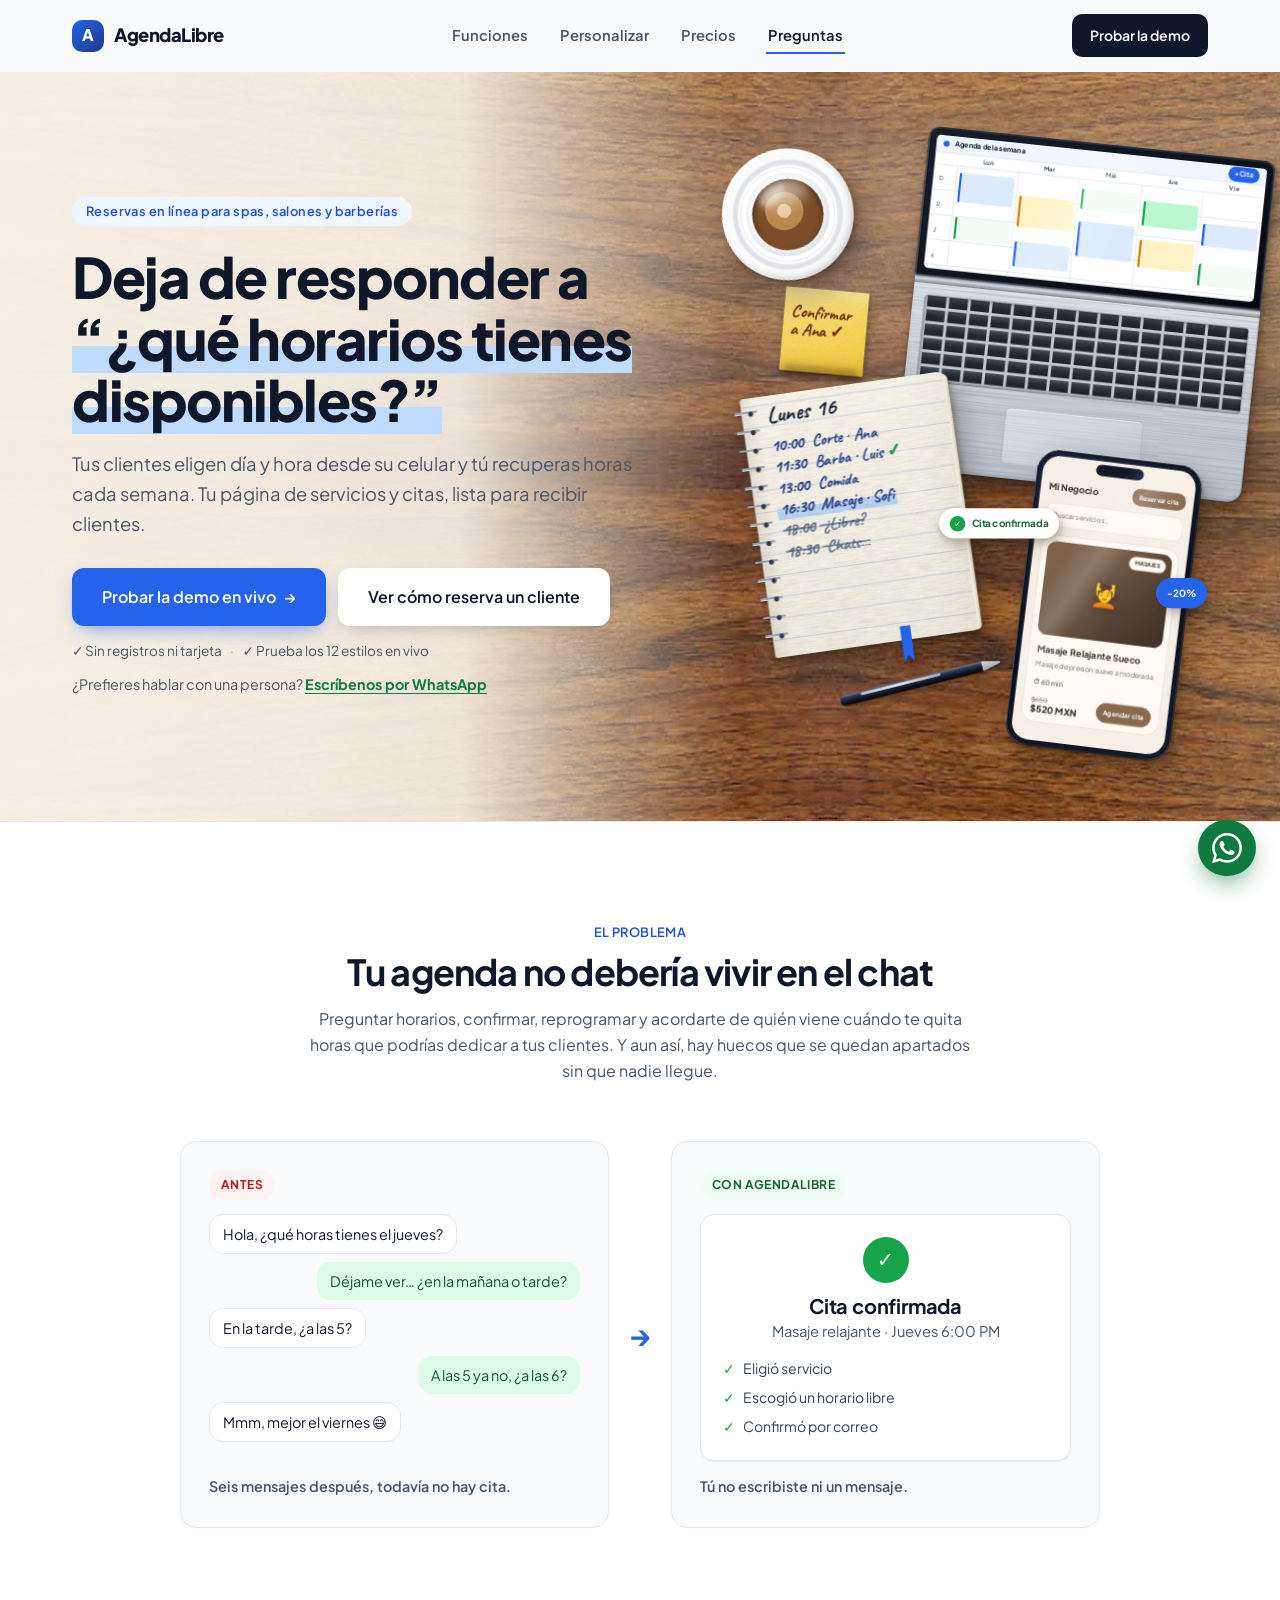
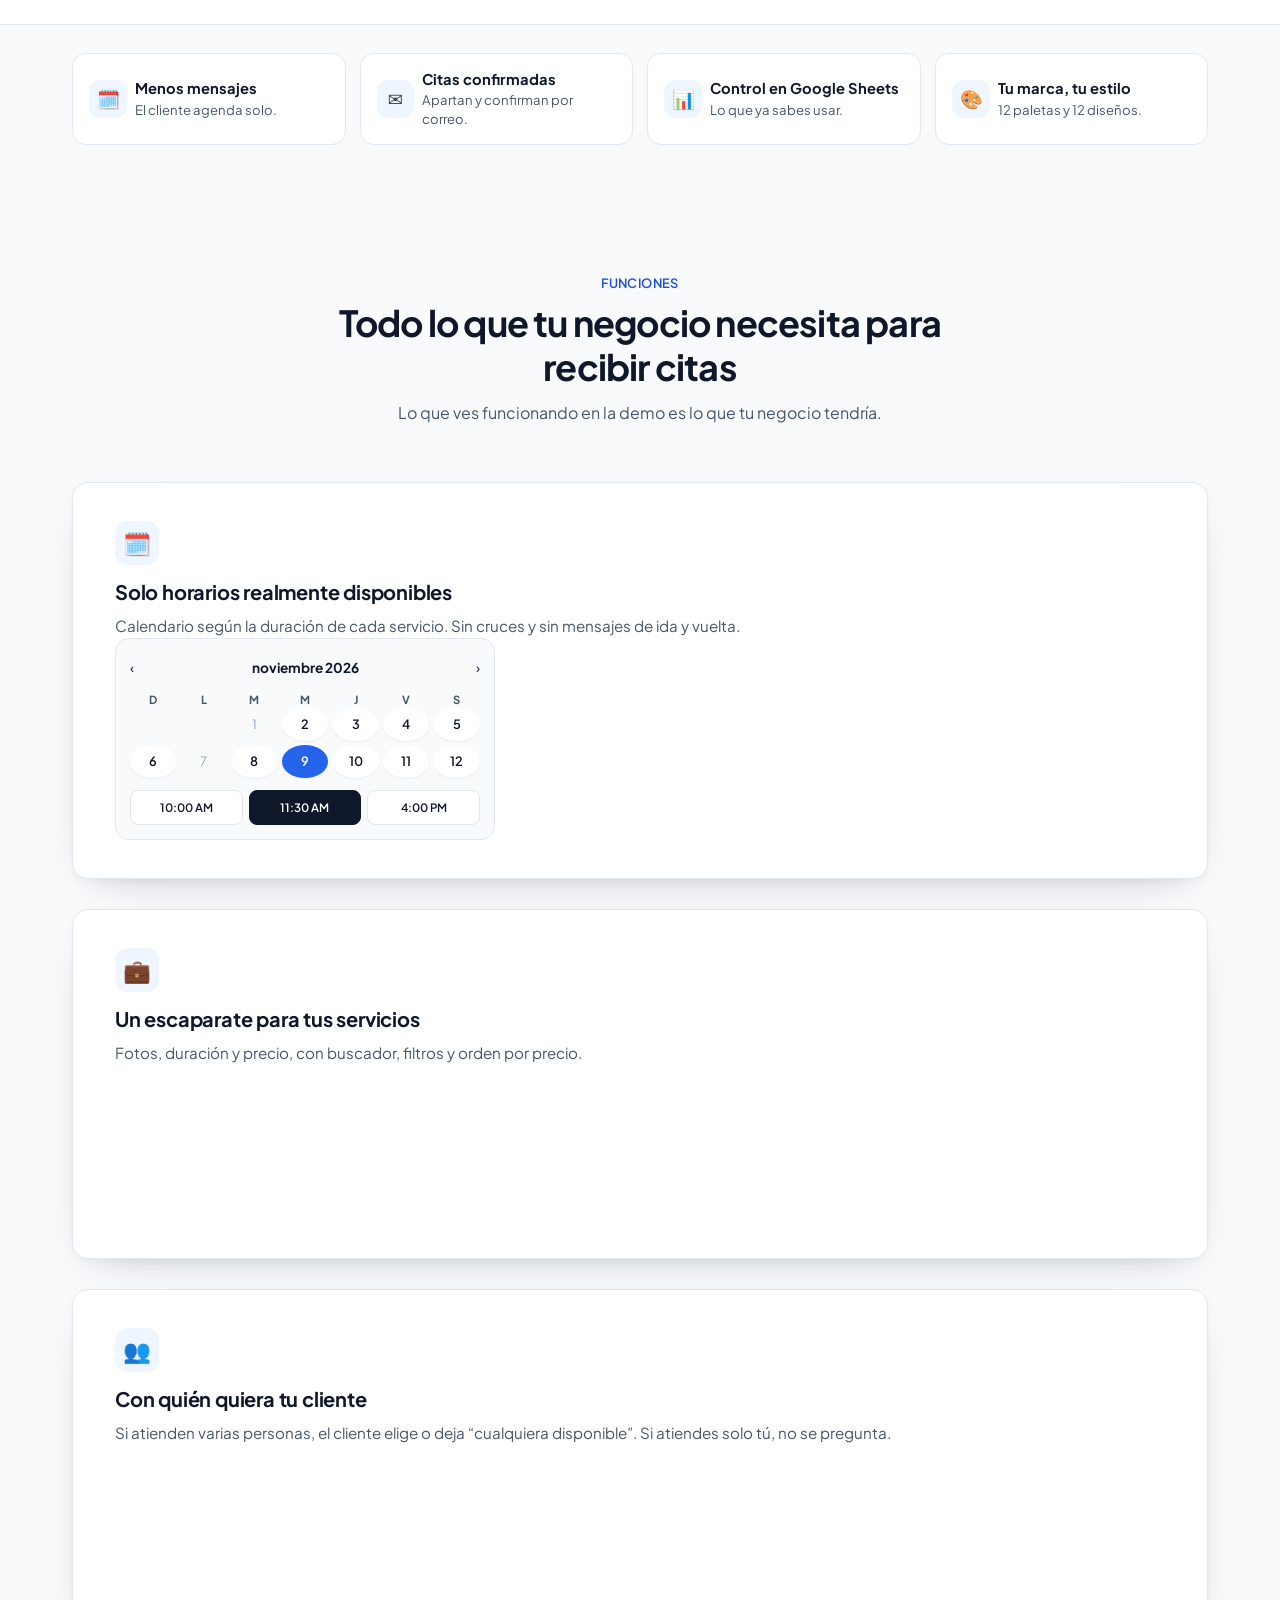
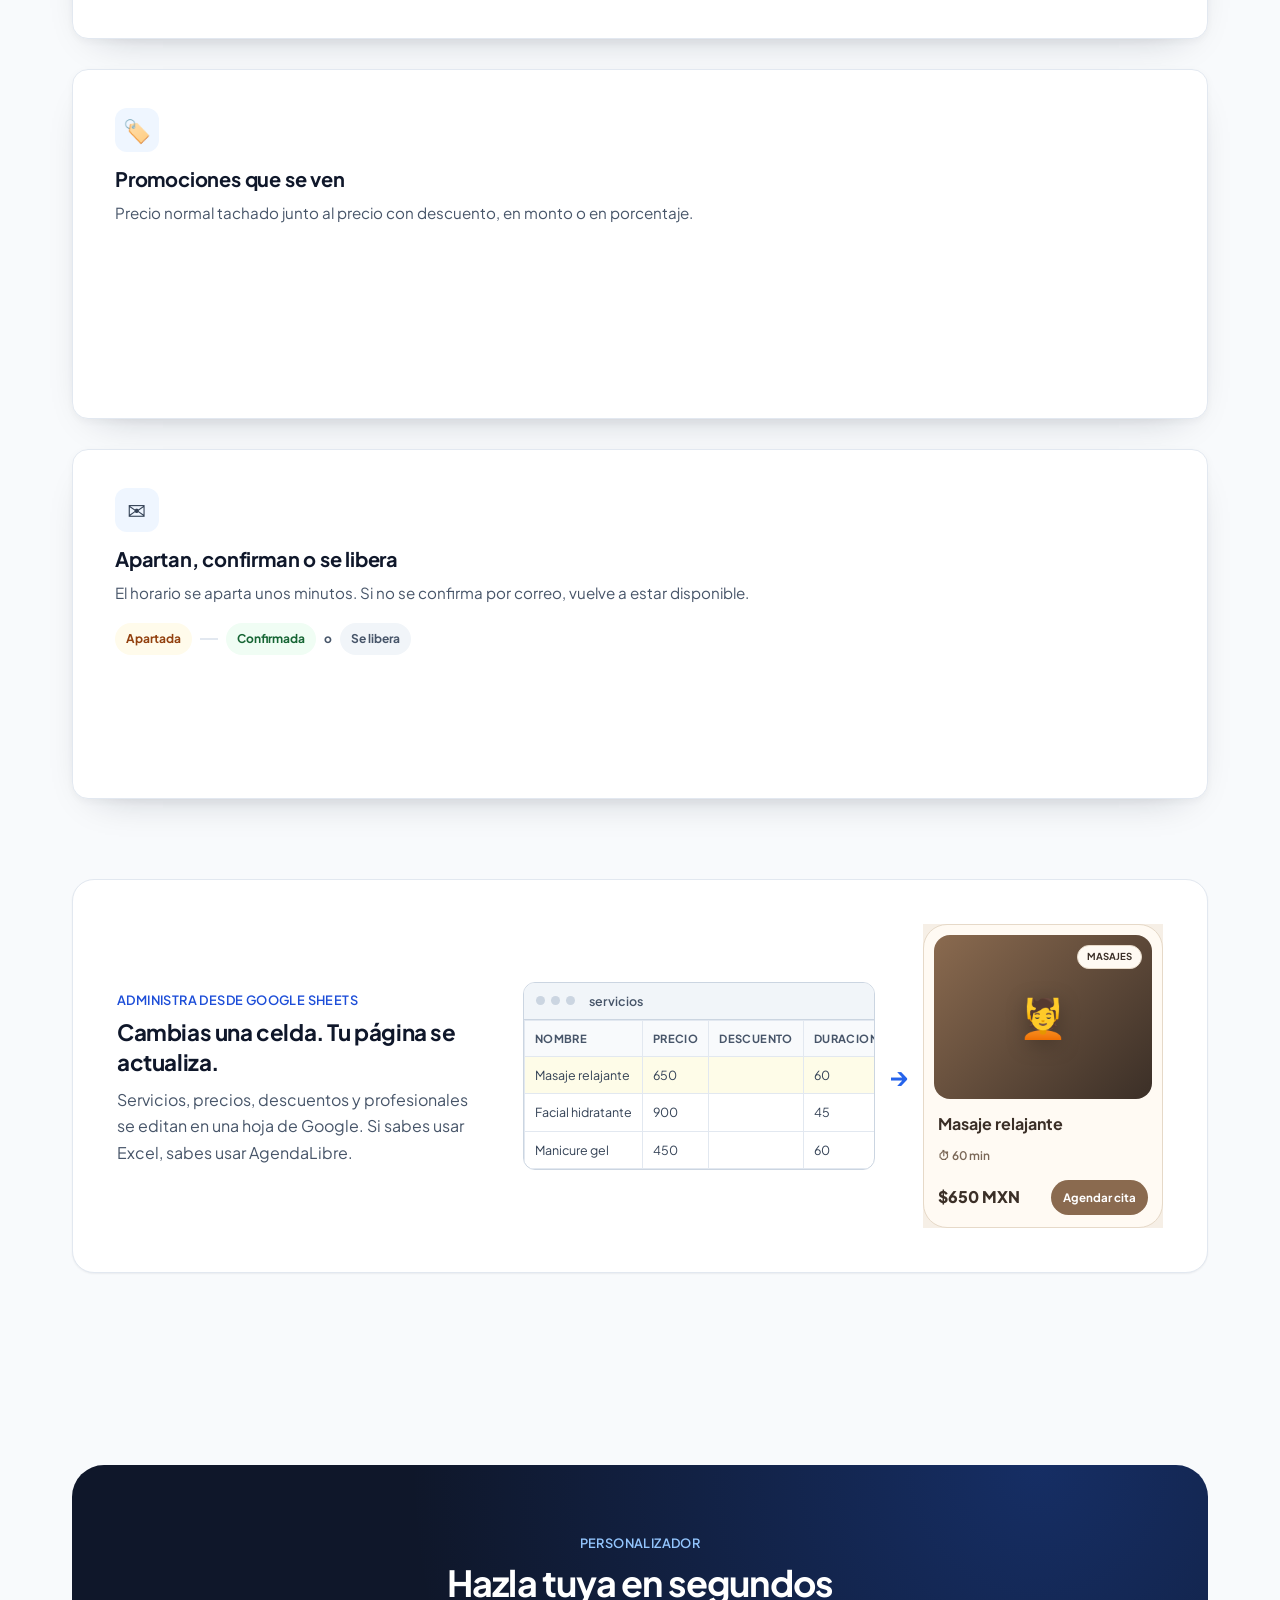
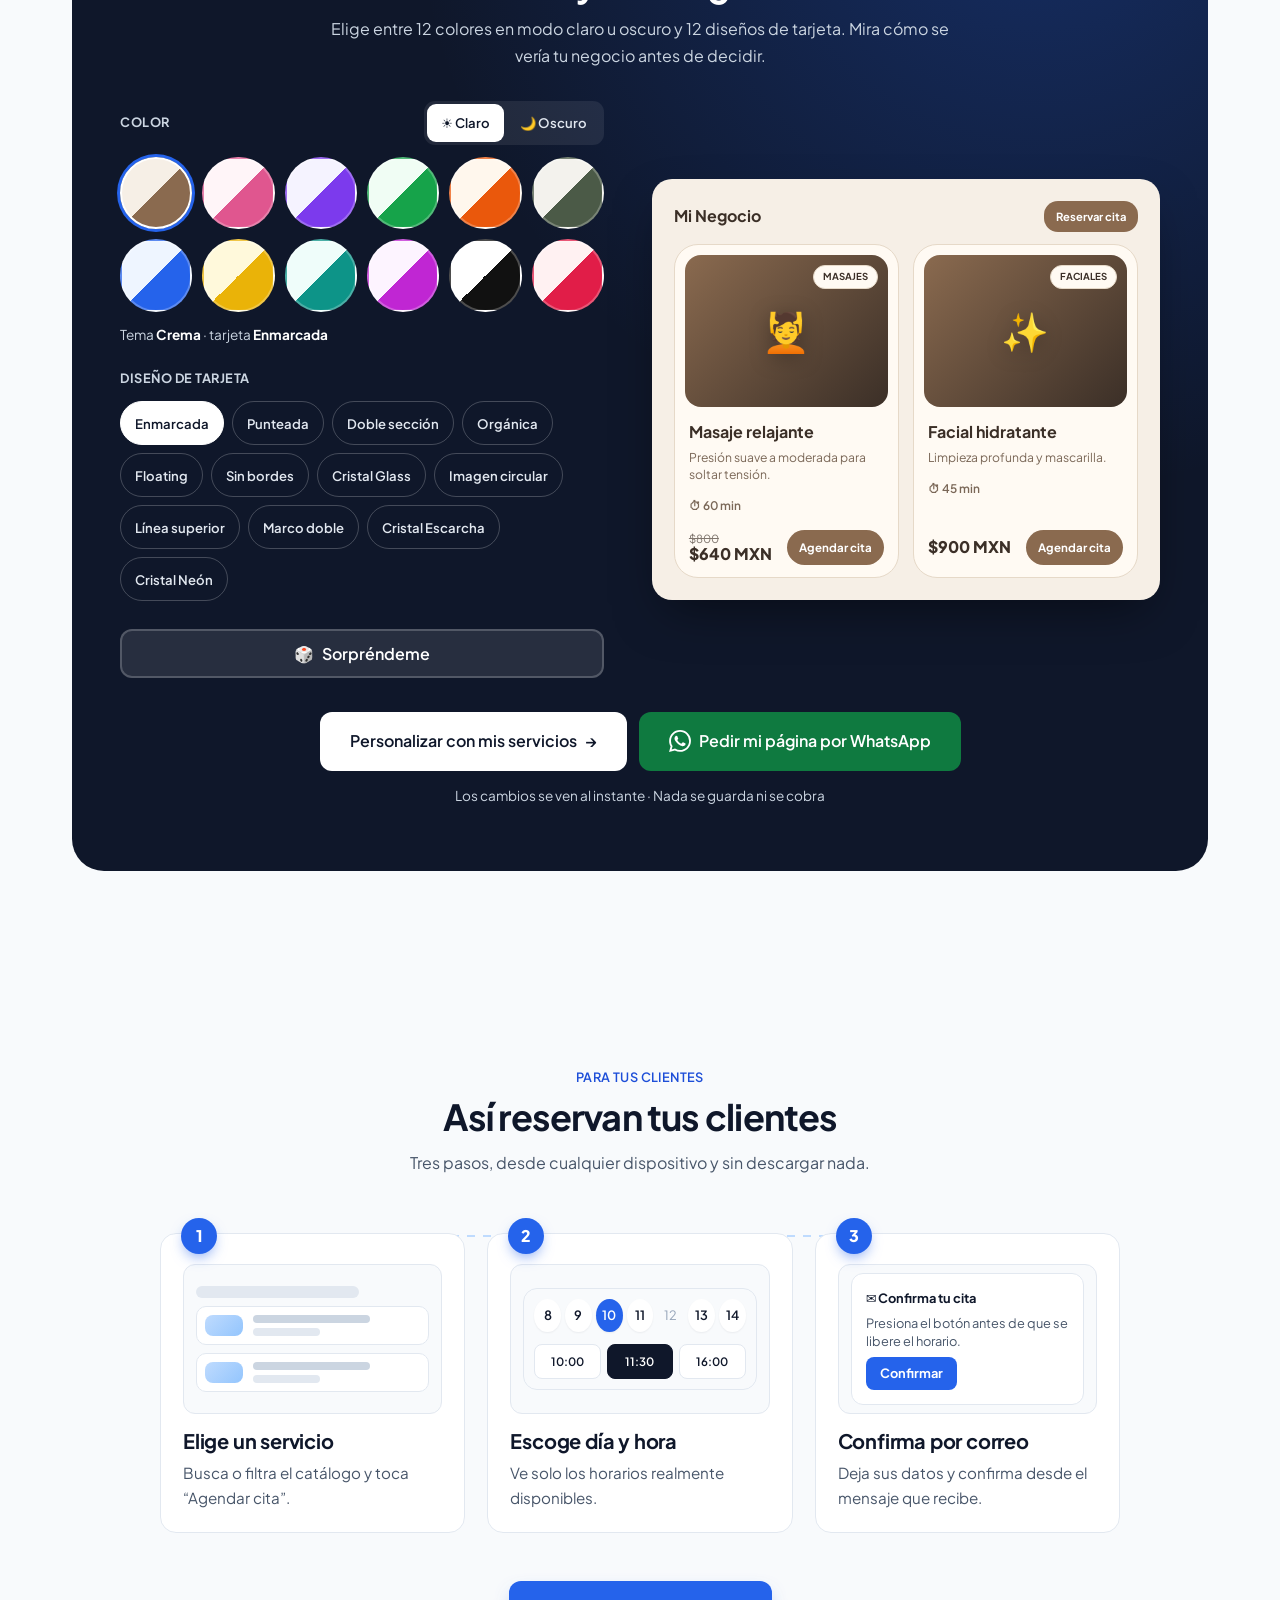
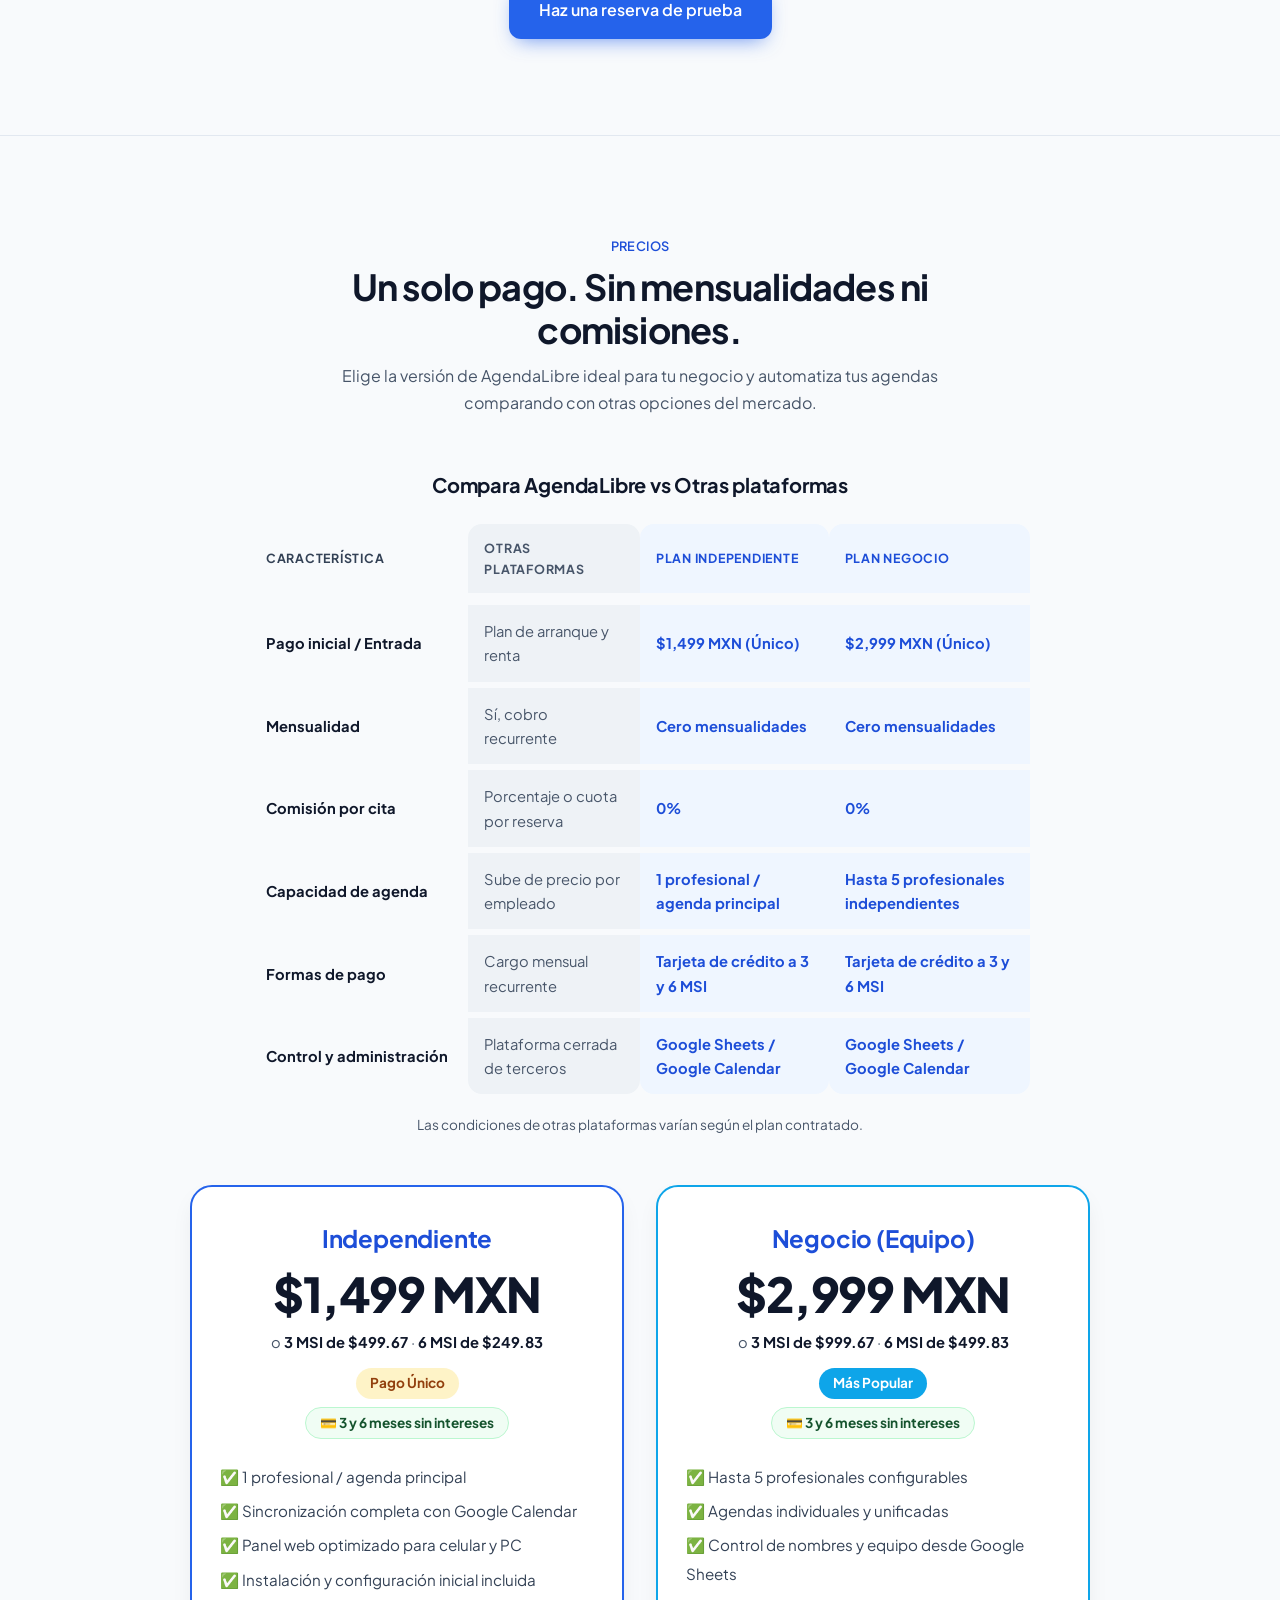
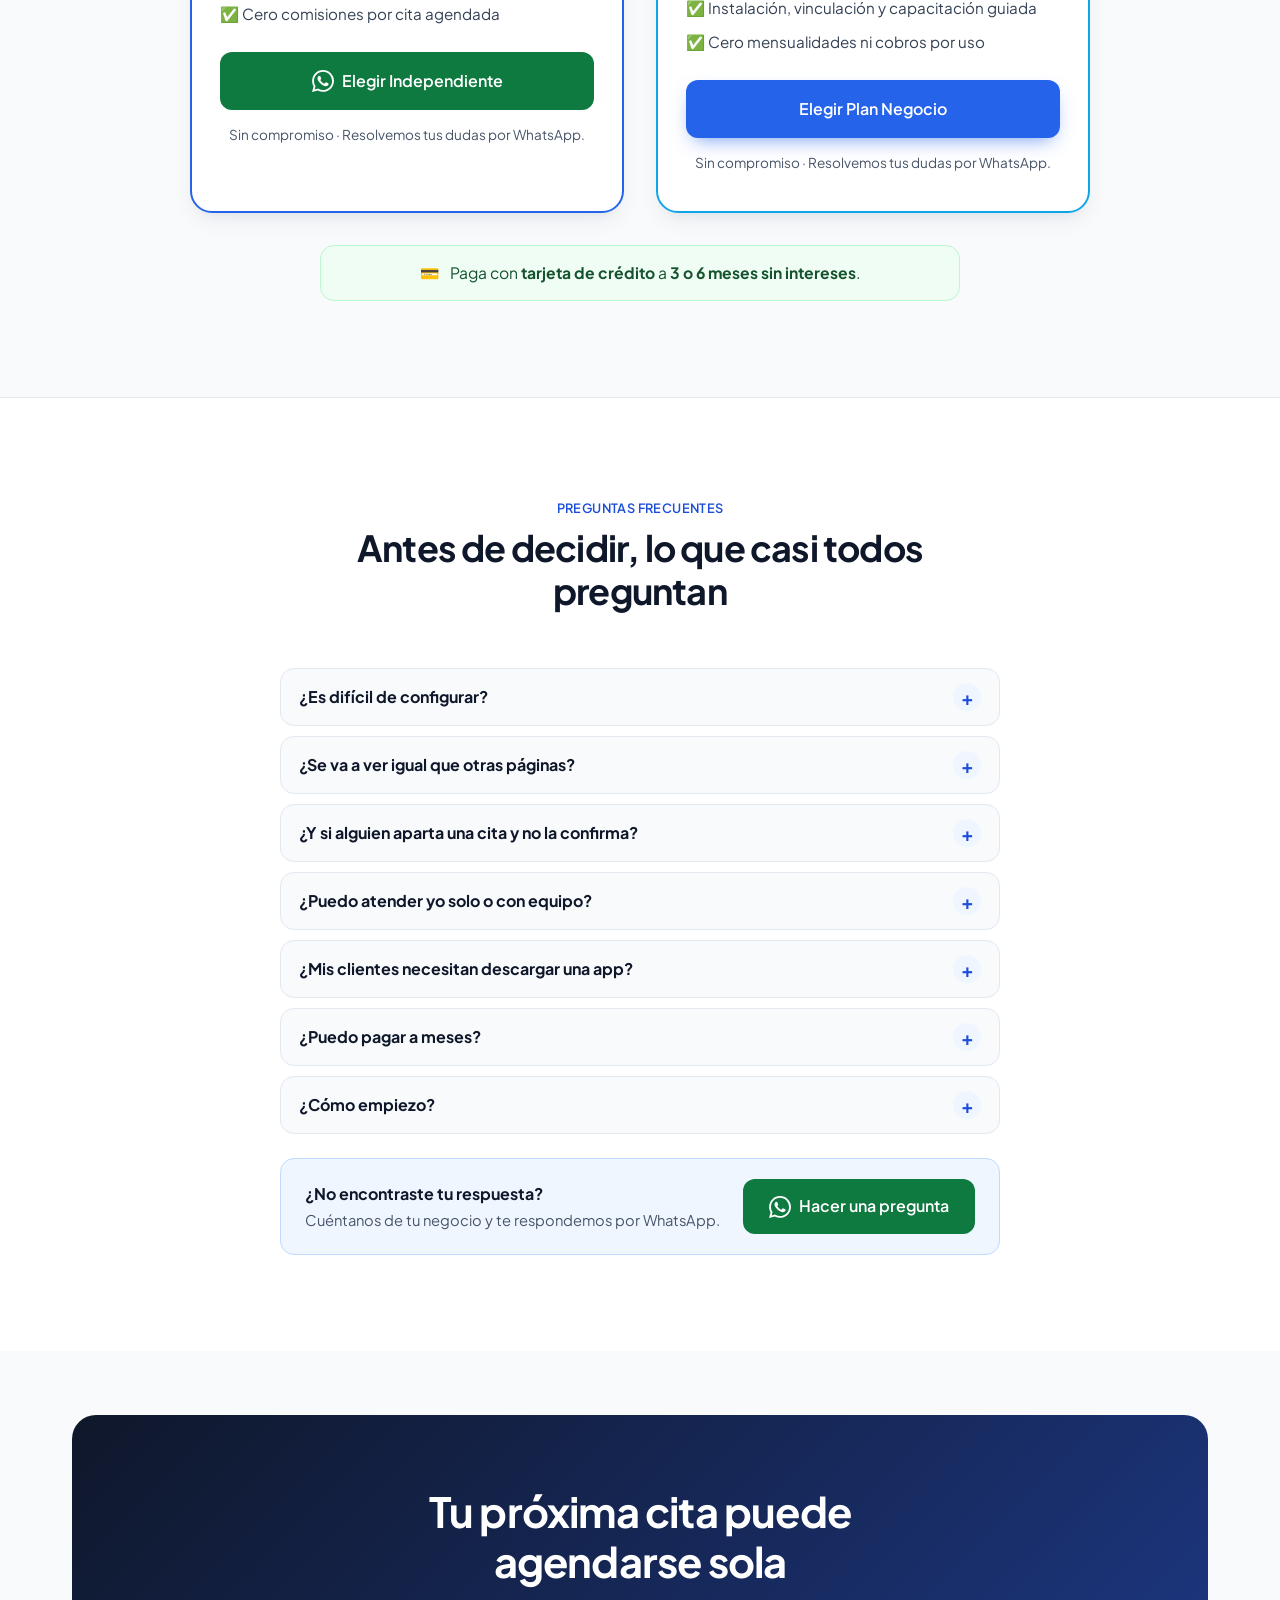
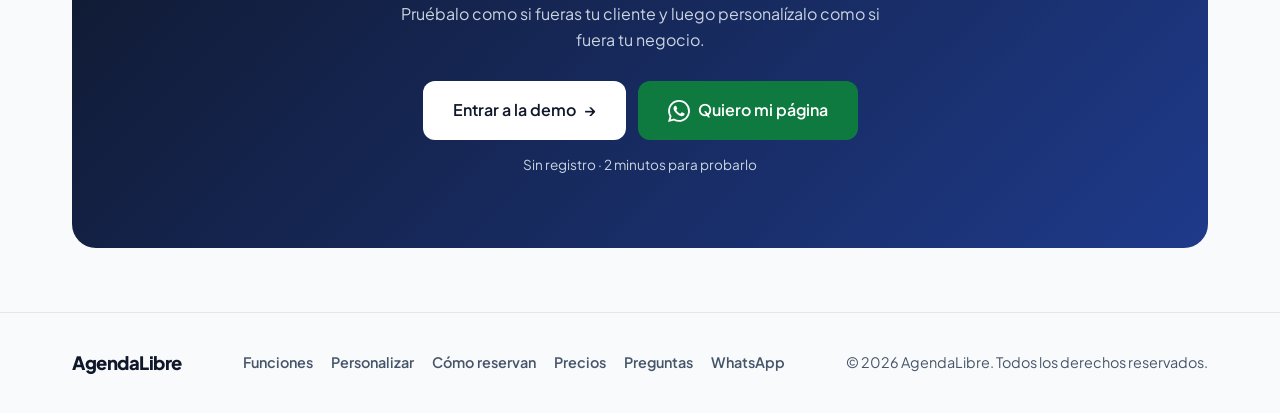
<file: index.html>
<!doctype html>
<html lang="es">
  <head>
    <script>
      document.documentElement.classList.add("js");
    </script>
    <meta charset="UTF-8" />
    <meta name="viewport" content="width=device-width, initial-scale=1.0" />
    <title>Agenda Libre</title>
    <meta
      name="description"
      content="Reservas en línea para negocios. Catálogo, agenda con disponibilidad real y confirmación por correo. Administra desde Google Sheets."
    />
    <meta name="theme-color" content="#0f172a" />
    <meta property="og:type" content="website" />
    <meta
      property="og:title"
      content="Agenda Libre | Software de citas para negocios"
    />
    <meta
      property="og:description"
      content="Tu página de servicios y citas, lista para recibir clientes. Pruébala en vivo con la demo interactiva."
    />
    <meta name="twitter:card" content="summary_large_image" />

    <link rel="stylesheet" href="style.css" />
    <link rel="preconnect" href="https://fonts.googleapis.com" />
    <link rel="preconnect" href="https://fonts.gstatic.com" crossorigin />
    <link
      href="https://fonts.googleapis.com/css2?family=Plus+Jakarta+Sans:wght@400;600;700;800&family=Caveat:wght@600;700&display=swap"
      rel="stylesheet"
    />

    <!-- Datos estructurados -->
    <script type="application/ld+json">
      {
        "@context": "https://schema.org",
        "@type": "SoftwareApplication",
        "name": "AgendaLibre",
        "applicationCategory": "BusinessApplication",
        "operatingSystem": "Web",
        "description": "Reservas en línea y catálogo de servicios para negocios de belleza y bienestar, administrado desde Google Sheets.",
        "offers": {
          "@type": "AggregateOffer",
          "priceCurrency": "MXN",
          "lowPrice": "1499",
          "highPrice": "2999",
          "offerCount": "2"
        }
      }
    </script>
    <script type="application/ld+json">
      {
        "@context": "https://schema.org",
        "@type": "FAQPage",
        "mainEntity": [
          {
            "@type": "Question",
            "name": "¿Es difícil de configurar?",
            "acceptedAnswer": {
              "@type": "Answer",
              "text": "No. Administras todo desde Google Sheets: servicios, precios, descuentos y profesionales. Los cambios se reflejan en tu página."
            }
          },
          {
            "@type": "Question",
            "name": "¿Se va a ver igual que otras páginas?",
            "acceptedAnswer": {
              "@type": "Answer",
              "text": "No. Combinas 12 paletas de color en modo claro u oscuro con 12 diseños de tarjeta, además de tu nombre y tus servicios."
            }
          },
          {
            "@type": "Question",
            "name": "¿Qué pasa si alguien aparta una cita y no la confirma?",
            "acceptedAnswer": {
              "@type": "Answer",
              "text": "El horario se aparta unos minutos. Si el cliente no lo confirma desde su correo, se libera solo y otra persona puede tomarlo."
            }
          },
          {
            "@type": "Question",
            "name": "¿Puedo atender yo solo o con equipo?",
            "acceptedAnswer": {
              "@type": "Answer",
              "text": "Ambos. Si atiendes solo, la página no pregunta con quién agendar. Si son dos o más, el cliente elige o deja 'cualquiera disponible'."
            }
          },
          {
            "@type": "Question",
            "name": "¿Mis clientes necesitan descargar una app?",
            "acceptedAnswer": {
              "@type": "Answer",
              "text": "No. Reservan desde el navegador de su celular o computadora."
            }
          }
        ]
      }
    </script>
  </head>

  <body>
    <a href="#contenido" class="skip-link">Saltar al contenido</a>

    <!-- Icono de WhatsApp (se reutiliza con <use href="#wa-ico">) -->
    <svg
      width="0"
      height="0"
      style="position: absolute"
      aria-hidden="true"
      focusable="false"
    >
      <symbol id="wa-ico" viewBox="0 0 24 24">
        <path
          fill="currentColor"
          d="M17.472 14.382c-.297-.149-1.758-.867-2.03-.967-.273-.099-.471-.148-.67.15-.197.297-.767.966-.94 1.164-.173.199-.347.223-.644.075-.297-.15-1.255-.463-2.39-1.475-.883-.788-1.48-1.761-1.653-2.059-.173-.297-.018-.458.13-.606.134-.133.298-.347.446-.52.149-.174.198-.298.298-.497.099-.198.05-.371-.025-.52-.075-.149-.669-1.612-.916-2.207-.242-.579-.487-.5-.669-.51-.173-.008-.371-.01-.57-.01-.198 0-.52.074-.792.372-.272.297-1.04 1.016-1.04 2.479 0 1.462 1.065 2.875 1.213 3.074.149.198 2.096 3.2 5.077 4.487.709.306 1.262.489 1.694.625.712.227 1.36.195 1.871.118.571-.085 1.758-.719 2.006-1.413.248-.694.248-1.289.173-1.413-.074-.124-.272-.198-.57-.347m-5.421 7.403h-.004a9.87 9.87 0 01-5.031-1.378l-.361-.214-3.741.982.998-3.648-.235-.374a9.86 9.86 0 01-1.51-5.26c.001-5.45 4.436-9.884 9.888-9.884 2.64 0 5.122 1.03 6.988 2.898a9.825 9.825 0 012.893 6.994c-.003 5.45-4.437 9.884-9.885 9.884m8.413-18.297A11.815 11.815 0 0012.05 0C5.495 0 .16 5.335.157 11.892c0 2.096.547 4.142 1.588 5.945L.057 24l6.305-1.654a11.882 11.882 0 005.683 1.448h.005c6.554 0 11.89-5.335 11.893-11.893a11.821 11.821 0 00-3.48-8.413z"
        />
      </symbol>
    </svg>

    <!-- 1. Navbar sticky -->
    <header class="nav" id="nav">
      <div class="container nav-inner">
        <a href="#top" class="logo" aria-label="AgendaLibre, inicio">
          <span class="logo-mark" aria-hidden="true">A</span>
          <span class="logo-text">AgendaLibre</span>
        </a>
        <nav class="nav-links" aria-label="Principal">
          <a href="#funciones">Funciones</a>
          <a href="#personalizar">Personalizar</a>
          <a href="#precios">Precios</a>
          <a href="#faq">Preguntas</a>
        </nav>
        <a href="Demo/demo.html" data-demo class="btn btn-ink btn-sm"
          >Probar la demo</a
        >
      </div>
    </header>

    <main id="contenido">
      <!-- 2. Hero -->
      <section class="hero" id="top">
        <div class="container hero-grid">
          <div class="hero-copy">
            <span class="badge"
              >Reservas en línea para spas, salones y barberías</span
            >
            <h1>
              Deja de responder a
              <span class="hl">“¿qué horarios tienes disponibles?”</span>
            </h1>
            <p class="lead">
              Tus clientes eligen día y hora desde su celular y tú recuperas
              horas cada semana. Tu página de servicios y citas, lista para
              recibir clientes.
            </p>
            <div class="hero-actions">
              <a href="Demo/demo.html" data-demo class="btn btn-primary btn-lg"
                >Probar la demo en vivo <span aria-hidden="true">→</span></a
              >
              <a href="#como-reservan" class="btn btn-ghost btn-lg"
                >Ver cómo reserva un cliente</a
              >
            </div>
            <p class="microcopy">
              <span aria-hidden="true">✓</span> Sin registros ni tarjeta
              <span class="dot" aria-hidden="true">·</span>
              <span aria-hidden="true">✓</span> Prueba los 12 estilos en vivo
            </p>
            <p class="hero-wa">
              ¿Prefieres hablar con una persona?
              <a
                href="https://wa.me/5213312892022"
                data-wa
                data-msg="Hola, vi AgendaLibre y tengo una duda antes de probar la demo."
                >Escríbenos por WhatsApp</a
              >
            </p>
          </div>

          <div class="hero-visual" id="hero-visual">
            <div class="desk" id="desk">
              <!-- Laptop con calendario semanal -->
              <div
                class="desk-item laptop"
                style="--i: 1; --d: 0.5"
                aria-hidden="true"
              >
                <div class="lp-screen">
                  <div class="lp-display">
                    <div class="cal-bar">
                      <i class="cal-dot"></i><b>Agenda de la semana</b>
                      <span class="cal-btn">+ Cita</span>
                    </div>
                    <div class="cal-head">
                      <span></span><span>Lun</span><span>Mar</span
                      ><span>Mié</span><span>Jue</span><span>Vie</span>
                    </div>
                    <div class="cal-body">
                      <span class="cal-hours"
                        ><i>10</i><i>12</i><i>2</i><i>4</i></span
                      >
                      <div class="cal-col">
                        <i class="ev ev-b" style="top: 6%; height: 28%"></i
                        ><i class="ev ev-g" style="top: 48%; height: 22%"></i>
                      </div>
                      <div class="cal-col">
                        <i class="ev ev-a" style="top: 22%; height: 30%"></i
                        ><i class="ev ev-b" style="top: 66%; height: 24%"></i>
                      </div>
                      <div class="cal-col">
                        <i class="ev ev-g" style="top: 8%; height: 20%"></i
                        ><i class="ev ev-b" style="top: 40%; height: 34%"></i>
                      </div>
                      <div class="cal-col">
                        <i class="ev ev-a" style="top: 52%; height: 26%"></i
                        ><i
                          class="ev ev-ok ev-new"
                          style="top: 14%; height: 24%"
                        ></i>
                      </div>
                      <div class="cal-col">
                        <i class="ev ev-b" style="top: 30%; height: 22%"></i
                        ><i class="ev ev-g" style="top: 68%; height: 22%"></i>
                      </div>
                    </div>
                  </div>
                </div>
                <div class="lp-hinge"></div>
                <div class="lp-base">
                  <div class="lp-keys"></div>
                  <div class="lp-pad"></div>
                </div>
              </div>

              <!-- Nota adhesiva -->
              <div
                class="desk-item note"
                style="--i: 3; --d: 0.9"
                aria-hidden="true"
              >
                <span>Confirmar a Ana ✓</span>
              </div>

              <!-- Taza de café -->
              <div
                class="desk-item cup"
                style="--i: 2; --d: 1.4"
                aria-hidden="true"
              >
                <i class="cup-handle"></i>
                <i class="cup-saucer"></i>
                <i class="cup-body"><i class="cup-coffee"></i></i>
                <i class="steam steam-1"></i>
                <i class="steam steam-2"></i>
              </div>

              <!-- Agenda de papel -->
              <div
                class="desk-item planner"
                style="--i: 2; --d: 0.9"
                aria-hidden="true"
              >
                <div class="pl-page">
                  <h4>Lunes 16</h4>
                  <p><b>10:00</b> Corte · Ana</p>
                  <p><b>11:30</b> Barba · Luis <em>✓</em></p>
                  <p><b>13:00</b> Comida</p>
                  <p>
                    <mark><b>16:30</b> Masaje · Sofi</mark>
                  </p>
                  <p class="pl-dim"><b>18:00</b> ¿Libre?</p>
                  <p class="pl-dim"><b>18:30</b> Chats…</p>
                </div>
                <div class="pl-rings"></div>
                <i class="pl-ribbon"></i>
              </div>

              <!-- Pluma -->
              <div
                class="desk-item pen"
                style="--i: 4; --d: 1.2"
                aria-hidden="true"
              ></div>

              <!-- Celular (pantalla viva) -->
              <div class="desk-item desk-phone" style="--i: 4; --d: 1.6">
                <div class="phone">
                  <div class="phone-notch" aria-hidden="true"></div>
                  <div
                    class="phone-screen themed"
                    id="hero-themed"
                    data-card="framed"
                    role="img"
                    aria-label="Celular mostrando el catálogo de servicios de un negocio con precio y botón Agendar cita"
                  >
                    <div class="ph-top">
                      <strong class="ph-brand">Mi Negocio</strong>
                      <span class="ph-pill">Reservar cita</span>
                    </div>
                    <div class="ph-search">Buscar servicios…</div>

                    <article class="svc">
                      <div class="svc-img">
                        <span class="svc-emoji">💆</span>
                        <span class="svc-cat">Masajes</span>
                      </div>
                      <div class="svc-body">
                        <h4>Masaje Relajante Sueco</h4>
                        <p>Masaje de presión suave a moderada</p>
                        <span class="svc-dur">⏱ 60 min</span>
                      </div>
                      <div class="svc-foot">
                        <span class="svc-price">
                          <small class="svc-old"><s>$650</s></small>
                          <b>$520 MXN</b>
                        </span>
                        <span class="svc-btn">Agendar cita</span>
                      </div>
                    </article>
                  </div>
                </div>
              </div>

              <div class="chip chip-ok chip-a" aria-hidden="true">
                <span class="chip-ico">✓</span> Cita confirmada
              </div>
              <div class="chip chip-pct chip-b" aria-hidden="true">-20%</div>
            </div>
          </div>
        </div>
      </section>

      <!-- 3. El problema -->
      <section class="section problema" id="problema">
        <div class="container">
          <div class="sec-head reveal">
            <span class="eyebrow">El problema</span>
            <h2>Tu agenda no debería vivir en el chat</h2>
            <p>
              Preguntar horarios, confirmar, reprogramar y acordarte de quién
              viene cuándo te quita horas que podrías dedicar a tus clientes. Y
              aun así, hay huecos que se quedan apartados sin que nadie llegue.
            </p>
          </div>

          <div class="vs">
            <div class="vs-col vs-before reveal">
              <span class="vs-tag vs-tag-bad">Antes</span>
              <div
                class="chat"
                aria-label="Ejemplo de conversación de WhatsApp para agendar"
              >
                <div class="b b-in">Hola, ¿qué horas tienes el jueves?</div>
                <div class="b b-out">Déjame ver… ¿en la mañana o tarde?</div>
                <div class="b b-in">En la tarde, ¿a las 5?</div>
                <div class="b b-out">A las 5 ya no, ¿a las 6?</div>
                <div class="b b-in">Mmm, mejor el viernes 😅</div>
              </div>
              <p class="vs-note">Seis mensajes después, todavía no hay cita.</p>
            </div>

            <div class="vs-arrow" aria-hidden="true">→</div>

            <div class="vs-col vs-after reveal">
              <span class="vs-tag vs-tag-good">Con AgendaLibre</span>
              <div class="done-card">
                <div class="done-ico">✓</div>
                <h3>Cita confirmada</h3>
                <p>Masaje relajante · Jueves 6:00 PM</p>
                <ol class="mini-steps">
                  <li>Eligió servicio</li>
                  <li>Escogió un horario libre</li>
                  <li>Confirmó por correo</li>
                </ol>
              </div>
              <p class="vs-note">Tú no escribiste ni un mensaje.</p>
            </div>
          </div>
        </div>
      </section>

      <!-- 4. Barra de beneficios -->
      <section class="benefits" aria-label="Beneficios principales">
        <div class="container benefits-grid">
          <div class="benefit reveal">
            <span class="benefit-ico" aria-hidden="true">🗓️</span>
            <div>
              <strong>Menos mensajes</strong
              ><span>El cliente agenda solo.</span>
            </div>
          </div>
          <div class="benefit reveal">
            <span class="benefit-ico" aria-hidden="true">✉️</span>
            <div>
              <strong>Citas confirmadas</strong
              ><span>Apartan y confirman por correo.</span>
            </div>
          </div>
          <div class="benefit reveal">
            <span class="benefit-ico" aria-hidden="true">📊</span>
            <div>
              <strong>Control en Google Sheets</strong
              ><span>Lo que ya sabes usar.</span>
            </div>
          </div>
          <div class="benefit reveal">
            <span class="benefit-ico" aria-hidden="true">🎨</span>
            <div>
              <strong>Tu marca, tu estilo</strong
              ><span>12 paletas y 12 diseños.</span>
            </div>
          </div>
        </div>
      </section>

      <!-- 5. Funcionalidades -->
      <section class="section" id="funciones">
        <div class="container">
          <div class="sec-head reveal">
            <span class="eyebrow">Funciones</span>
            <h2>Todo lo que tu negocio necesita para recibir citas</h2>
            <p>
              Lo que ves funcionando en la demo es lo que tu negocio tendría.
            </p>
          </div>

          <div class="bento bento-stack" data-scroll-stack>
            <article class="bento-card bento-lg" data-stack-card="0">
              <span class="card-icon" aria-hidden="true">🗓️</span>
              <h3>Solo horarios realmente disponibles</h3>
              <p>
                Calendario según la duración de cada servicio. Sin cruces y sin
                mensajes de ida y vuelta.
              </p>
              <div class="mini-cal" aria-hidden="true">
                <div class="mc-head">
                  <span>‹</span><b>noviembre 2026</b><span>›</span>
                </div>
                <div class="mc-week">
                  <i>D</i><i>L</i><i>M</i><i>M</i><i>J</i><i>V</i><i>S</i>
                </div>
                <div class="mc-grid">
                  <i></i><i></i><i class="off">1</i><i class="on">2</i
                  ><i class="on">3</i><i class="on">4</i><i class="on">5</i>
                  <i class="on">6</i><i class="off">7</i><i class="on">8</i
                  ><i class="on sel">9</i><i class="on">10</i
                  ><i class="on">11</i><i class="on">12</i>
                </div>
                <div class="mc-slots">
                  <span>10:00 AM</span><span class="sel">11:30 AM</span
                  ><span>4:00 PM</span>
                </div>
              </div>
            </article>

            <article class="bento-card" data-stack-card="1">
              <span class="card-icon" aria-hidden="true">💼</span>
              <h3>Un escaparate para tus servicios</h3>
              <p>
                Fotos, duración y precio, con buscador, filtros y orden por
                precio.
              </p>
            </article>

            <article class="bento-card" data-stack-card="2">
              <span class="card-icon" aria-hidden="true">👥</span>
              <h3>Con quién quiera tu cliente</h3>
              <p>
                Si atienden varias personas, el cliente elige o deja “cualquiera
                disponible”. Si atiendes solo tú, no se pregunta.
              </p>
            </article>

            <article class="bento-card" data-stack-card="3">
              <span class="card-icon" aria-hidden="true">🏷️</span>
              <h3>Promociones que se ven</h3>
              <p>
                Precio normal tachado junto al precio con descuento, en monto o
                en porcentaje.
              </p>
            </article>

            <article class="bento-card" data-stack-card="4">
              <span class="card-icon" aria-hidden="true">✉️</span>
              <h3>Apartan, confirman o se libera</h3>
              <p>
                El horario se aparta unos minutos. Si no se confirma por correo,
                vuelve a estar disponible.
              </p>
              <div class="timeline" aria-hidden="true">
                <span class="tl tl-warn">Apartada</span>
                <span class="tl-line"></span>
                <span class="tl tl-ok">Confirmada</span>
                <span class="tl-or">o</span>
                <span class="tl tl-free">Se libera</span>
              </div>
            </article>
          </div>

          <!-- Tu hoja, tu página -->
          <div class="sheet-block reveal" id="sheet-block">
            <div class="sheet-copy">
              <span class="eyebrow">Administra desde Google Sheets</span>
              <h3>Cambias una celda. Tu página se actualiza.</h3>
              <p>
                Servicios, precios, descuentos y profesionales se editan en una
                hoja de Google. Si sabes usar Excel, sabes usar AgendaLibre.
              </p>
            </div>

            <div class="sheet-demo">
              <div
                class="sheet"
                role="img"
                aria-label="Hoja de Google con servicios y precios que se convierte en tarjetas de la página de citas"
              >
                <div class="sheet-bar">
                  <span></span><span></span><span></span><em>servicios</em>
                </div>
                <table>
                  <thead>
                    <tr>
                      <th>NOMBRE</th>
                      <th>PRECIO</th>
                      <th>DESCUENTO</th>
                      <th>DURACION_MIN</th>
                    </tr>
                  </thead>
                  <tbody>
                    <tr class="row-live">
                      <td>Masaje relajante</td>
                      <td>650</td>
                      <td class="cell-edit" id="cell-desc"></td>
                      <td>60</td>
                    </tr>
                    <tr>
                      <td>Facial hidratante</td>
                      <td>900</td>
                      <td></td>
                      <td>45</td>
                    </tr>
                    <tr>
                      <td>Manicure gel</td>
                      <td>450</td>
                      <td></td>
                      <td>60</td>
                    </tr>
                  </tbody>
                </table>
              </div>

              <span class="sheet-arrow" aria-hidden="true">→</span>

              <div
                class="themed mini-themed"
                id="sheet-themed"
                data-card="framed"
                aria-hidden="true"
              >
                <article class="svc">
                  <div class="svc-img">
                    <span class="svc-emoji">💆</span
                    ><span class="svc-cat">Masajes</span>
                  </div>
                  <div class="svc-body">
                    <h4>Masaje relajante</h4>
                    <span class="svc-dur">⏱ 60 min</span>
                  </div>
                  <div class="svc-foot">
                    <span class="svc-price" id="sheet-price"
                      ><b>$650 MXN</b></span
                    >
                    <span class="svc-btn">Agendar cita</span>
                  </div>
                </article>
              </div>
            </div>
          </div>
        </div>
      </section>

      <!-- 6. Personalizador -->
      <section class="section pz" id="personalizar">
        <div class="container">
          <div class="pz-box reveal">
            <div class="pz-head">
              <span class="eyebrow eyebrow-light">Personalizador</span>
              <h2>Hazla tuya en segundos</h2>
              <p>
                Elige entre 12 colores en modo claro u oscuro y 12 diseños de
                tarjeta. Mira cómo se vería tu negocio antes de decidir.
              </p>
            </div>

            <div class="pz-grid">
              <div class="pz-controls">
                <div class="pz-group">
                  <div class="pz-label-row">
                    <span class="pz-label" id="lbl-color">Color</span>
                    <div
                      class="pz-mode"
                      role="group"
                      aria-label="Modo claro u oscuro"
                    >
                      <button
                        type="button"
                        data-mode="claro"
                        aria-pressed="true"
                      >
                        ☀️ Claro
                      </button>
                      <button
                        type="button"
                        data-mode="oscuro"
                        aria-pressed="false"
                      >
                        🌙 Oscuro
                      </button>
                    </div>
                  </div>
                  <div
                    class="swatches"
                    id="swatches"
                    role="group"
                    aria-labelledby="lbl-color"
                  ></div>
                  <p
                    class="pz-current"
                    id="pz-theme-name"
                    aria-live="polite"
                  ></p>
                </div>

                <div class="pz-group">
                  <span class="pz-label" id="lbl-card">Diseño de tarjeta</span>
                  <div
                    class="card-chips"
                    id="card-chips"
                    role="group"
                    aria-labelledby="lbl-card"
                  ></div>
                </div>

                <button type="button" class="btn btn-soft" id="pz-random">
                  <span aria-hidden="true">🎲</span> Sorpréndeme
                </button>
              </div>

              <div class="pz-stage">
                <div
                  class="themed pz-preview"
                  id="pz-preview"
                  data-card="framed"
                  aria-live="polite"
                >
                  <div class="ph-top">
                    <strong class="ph-brand">Mi Negocio</strong>
                    <span class="ph-pill">Reservar cita</span>
                  </div>
                  <div class="pz-cards">
                    <article class="svc">
                      <div class="svc-img">
                        <span class="svc-emoji">💆</span
                        ><span class="svc-cat">Masajes</span>
                      </div>
                      <div class="svc-body">
                        <h4>Masaje relajante</h4>
                        <p>Presión suave a moderada para soltar tensión.</p>
                        <span class="svc-dur">⏱ 60 min</span>
                      </div>
                      <div class="svc-foot">
                        <span class="svc-price"
                          ><small class="svc-old"><s>$800</s></small
                          ><b>$640 MXN</b></span
                        >
                        <span class="svc-btn">Agendar cita</span>
                      </div>
                    </article>
                    <article class="svc svc-second">
                      <div class="svc-img">
                        <span class="svc-emoji">✨</span
                        ><span class="svc-cat">Faciales</span>
                      </div>
                      <div class="svc-body">
                        <h4>Facial hidratante</h4>
                        <p>Limpieza profunda y mascarilla.</p>
                        <span class="svc-dur">⏱ 45 min</span>
                      </div>
                      <div class="svc-foot">
                        <span class="svc-price"><b>$900 MXN</b></span>
                        <span class="svc-btn">Agendar cita</span>
                      </div>
                    </article>
                  </div>
                </div>
              </div>
            </div>

            <div class="pz-cta">
              <div class="pz-cta-row">
                <a href="Demo/demo.html" data-demo class="btn btn-white btn-lg"
                  >Personalizar con mis servicios
                  <span aria-hidden="true">→</span></a
                >
                <a
                  href="https://wa.me/5213312892022"
                  data-wa
                  data-msg="Hola, estuve personalizando la demo de AgendaLibre y quiero mi página de citas."
                  class="btn btn-wa btn-lg"
                  ><svg class="wa-ico" aria-hidden="true">
                    <use href="#wa-ico" />
                  </svg>
                  Pedir mi página por WhatsApp</a
                >
              </div>
              <p class="microcopy microcopy-light">
                Los cambios se ven al instante · Nada se guarda ni se cobra
              </p>
            </div>
          </div>
        </div>
      </section>

      <!-- 7. Flujo de 3 pasos -->
      <section class="section" id="como-reservan">
        <div class="container">
          <div class="sec-head reveal">
            <span class="eyebrow">Para tus clientes</span>
            <h2>Así reservan tus clientes</h2>
            <p>Tres pasos, desde cualquier dispositivo y sin descargar nada.</p>
          </div>

          <ol class="steps">
            <li class="step reveal">
              <span class="step-num">1</span>
              <div class="step-shot" aria-hidden="true">
                <div class="ss-bar"></div>
                <div class="ss-card"><i></i><b></b><u></u></div>
                <div class="ss-card"><i></i><b></b><u></u></div>
              </div>
              <h3>Elige un servicio</h3>
              <p>Busca o filtra el catálogo y toca “Agendar cita”.</p>
            </li>
            <li class="step reveal">
              <span class="step-num">2</span>
              <div class="step-shot" aria-hidden="true">
                <div class="mini-cal mini-cal-s">
                  <div class="mc-grid">
                    <i class="on">8</i><i class="on">9</i
                    ><i class="on sel">10</i><i class="on">11</i
                    ><i class="off">12</i><i class="on">13</i
                    ><i class="on">14</i>
                  </div>
                  <div class="mc-slots">
                    <span>10:00</span><span class="sel">11:30</span
                    ><span>16:00</span>
                  </div>
                </div>
              </div>
              <h3>Escoge día y hora</h3>
              <p>Ve solo los horarios realmente disponibles.</p>
            </li>
            <li class="step reveal">
              <span class="step-num">3</span>
              <div class="step-shot" aria-hidden="true">
                <div class="ss-mail">
                  <b>✉️ Confirma tu cita</b>
                  <span
                    >Presiona el botón antes de que se libere el horario.</span
                  >
                  <em>Confirmar</em>
                </div>
              </div>
              <h3>Confirma por correo</h3>
              <p>Deja sus datos y confirma desde el mensaje que recibe.</p>
            </li>
          </ol>

          <div class="center reveal">
            <a href="Demo/demo.html" data-demo class="btn btn-primary btn-lg"
              >Haz una reserva de prueba</a
            >
          </div>
        </div>
      </section>

      <!-- 7b. Recomendaciones de clientes
           ============================================================
           Esta sección está OCULTA (atributo hidden) a propósito.
           1) Reemplaza las 6 tarjetas con recomendaciones REALES de tus
              clientes (con su permiso).
           2) Borra el atributo  hidden  de la etiqueta <section>.
           3) Si quieres, agrega  <a href="#testimonios">Clientes</a>  al
              menú (.nav-links) y al pie de página.
           ============================================================ -->
      <section class="section testimonios" id="testimonios" hidden>
        <div class="container">
          <div class="sec-head reveal">
            <span class="eyebrow">Recomendaciones</span>
            <h2>Lo que dicen quienes ya agendan con AgendaLibre</h2>
            <p>Negocios reales que dejaron de coordinar citas por chat.</p>
          </div>

          <div class="testi-grid">
            <figure class="testi reveal">
              <blockquote>
                <p>
                  “Escribe aquí la recomendación real del cliente 1, tal como te
                  la dio.”
                </p>
              </blockquote>
              <figcaption>
                <span class="testi-avatar" aria-hidden="true">N</span>
                <span class="testi-who">
                  <strong>Nombre del cliente 1</strong>
                  <span>Tipo de negocio · Ciudad</span>
                </span>
              </figcaption>
            </figure>
            <figure class="testi reveal">
              <blockquote>
                <p>
                  “Escribe aquí la recomendación real del cliente 2, tal como te
                  la dio.”
                </p>
              </blockquote>
              <figcaption>
                <span class="testi-avatar" aria-hidden="true">N</span>
                <span class="testi-who">
                  <strong>Nombre del cliente 2</strong>
                  <span>Tipo de negocio · Ciudad</span>
                </span>
              </figcaption>
            </figure>
            <figure class="testi reveal">
              <blockquote>
                <p>
                  “Escribe aquí la recomendación real del cliente 3, tal como te
                  la dio.”
                </p>
              </blockquote>
              <figcaption>
                <span class="testi-avatar" aria-hidden="true">N</span>
                <span class="testi-who">
                  <strong>Nombre del cliente 3</strong>
                  <span>Tipo de negocio · Ciudad</span>
                </span>
              </figcaption>
            </figure>
            <figure class="testi reveal">
              <blockquote>
                <p>
                  “Escribe aquí la recomendación real del cliente 4, tal como te
                  la dio.”
                </p>
              </blockquote>
              <figcaption>
                <span class="testi-avatar" aria-hidden="true">N</span>
                <span class="testi-who">
                  <strong>Nombre del cliente 4</strong>
                  <span>Tipo de negocio · Ciudad</span>
                </span>
              </figcaption>
            </figure>
            <figure class="testi reveal">
              <blockquote>
                <p>
                  “Escribe aquí la recomendación real del cliente 5, tal como te
                  la dio.”
                </p>
              </blockquote>
              <figcaption>
                <span class="testi-avatar" aria-hidden="true">N</span>
                <span class="testi-who">
                  <strong>Nombre del cliente 5</strong>
                  <span>Tipo de negocio · Ciudad</span>
                </span>
              </figcaption>
            </figure>
            <figure class="testi reveal">
              <blockquote>
                <p>
                  “Escribe aquí la recomendación real del cliente 6, tal como te
                  la dio.”
                </p>
              </blockquote>
              <figcaption>
                <span class="testi-avatar" aria-hidden="true">N</span>
                <span class="testi-who">
                  <strong>Nombre del cliente 6</strong>
                  <span>Tipo de negocio · Ciudad</span>
                </span>
              </figcaption>
            </figure>
          </div>
        </div>
      </section>

      <!-- 8. Comparativa y Precios -->
      <section class="section pricing-section" id="precios">
        <div class="container">
          <div class="sec-head reveal">
            <span class="eyebrow">Precios</span>
            <h2>Un solo pago. Sin mensualidades ni comisiones.</h2>
            <p>
              Elige la versión de AgendaLibre ideal para tu negocio y automatiza
              tus agendas comparando con otras opciones del mercado.
            </p>
          </div>

          <div class="compare-wrap reveal">
            <h3 class="compare-title">
              Compara AgendaLibre vs Otras plataformas
            </h3>
            <table class="compare-table">
              <caption class="sr-only">
                Comparativa entre otras plataformas y los planes de AgendaLibre
              </caption>
              <thead>
                <tr>
                  <th scope="col">Característica</th>
                  <th scope="col" class="them">Otras plataformas</th>
                  <th scope="col" class="us">Plan Independiente</th>
                  <th scope="col" class="us">Plan Negocio</th>
                </tr>
              </thead>
              <tbody>
                <tr>
                  <th scope="row">Pago inicial / Entrada</th>
                  <td class="them">Plan de arranque y renta</td>
                  <td class="us">$1,499 MXN (Único)</td>
                  <td class="us">$2,999 MXN (Único)</td>
                </tr>
                <tr>
                  <th scope="row">Mensualidad</th>
                  <td class="them">Sí, cobro recurrente</td>
                  <td class="us">Cero mensualidades</td>
                  <td class="us">Cero mensualidades</td>
                </tr>
                <tr>
                  <th scope="row">Comisión por cita</th>
                  <td class="them">Porcentaje o cuota por reserva</td>
                  <td class="us">0%</td>
                  <td class="us">0%</td>
                </tr>
                <tr>
                  <th scope="row">Capacidad de agenda</th>
                  <td class="them">Sube de precio por empleado</td>
                  <td class="us">1 profesional / agenda principal</td>
                  <td class="us">Hasta 5 profesionales independientes</td>
                </tr>
                <tr>
                  <th scope="row">Formas de pago</th>
                  <td class="them">Cargo mensual recurrente</td>
                  <td class="us">Tarjeta de crédito a 3 y 6 MSI</td>
                  <td class="us">Tarjeta de crédito a 3 y 6 MSI</td>
                </tr>
                <tr>
                  <th scope="row">Control y administración</th>
                  <td class="them">Plataforma cerrada de terceros</td>
                  <td class="us">Google Sheets / Google Calendar</td>
                  <td class="us">Google Sheets / Google Calendar</td>
                </tr>
              </tbody>
            </table>
            <p class="price-note">
              Las condiciones de otras plataformas varían según el plan
              contratado.
            </p>
          </div>

          <div
            class="pricing-wrap reveal"
            style="
              display: grid;
              grid-template-columns: repeat(auto-fit, minmax(280px, 1fr));
              gap: 2rem;
              max-width: 900px;
              margin: 0 auto;
            "
          >
            <!-- PLAN INDEPENDIENTE -->
            <div class="price-card">
              <h3 class="price-title">Independiente</h3>
              <div class="price-block">
                <span class="price-now">$1,499 MXN</span>
              </div>
              <p class="price-msi">
                o <strong>3 MSI de $499.67</strong> ·
                <strong>6 MSI de $249.83</strong>
              </p>
              <div class="price-badges">
                <span class="badge-offer">Pago Único</span>
                <span class="badge-msi">💳 3 y 6 meses sin intereses</span>
              </div>

              <ul class="includes">
                <li>✅ 1 profesional / agenda principal</li>
                <li>✅ Sincronización completa con Google Calendar</li>
                <li>✅ Panel web optimizado para celular y PC</li>
                <li>✅ Instalación y configuración inicial incluida</li>
                <li>✅ Cero comisiones por cita agendada</li>
              </ul>

              <a
                href="https://wa.me/5213312892022?text=Hola%2C%20quiero%20adquirir%20AgendaLibre%20Plan%20Independiente."
                target="_blank"
                rel="noopener"
                class="btn btn-wa btn-lg btn-block"
                data-cta="precio-ind"
              >
                <svg class="wa-ico" aria-hidden="true">
                  <use href="#wa-ico" />
                </svg>
                Elegir Independiente
              </a>
              <p class="price-note">
                Sin compromiso · Resolvemos tus dudas por WhatsApp.
              </p>
            </div>

            <!-- PLAN NEGOCIO -->
            <div
              class="price-card"
              style="border-color: var(--action, #0ea5e9)"
            >
              <h3 class="price-title">Negocio (Equipo)</h3>
              <div class="price-block">
                <span class="price-now">$2,999 MXN</span>
              </div>
              <p class="price-msi">
                o <strong>3 MSI de $999.67</strong> ·
                <strong>6 MSI de $499.83</strong>
              </p>
              <div class="price-badges">
                <span
                  class="badge-offer"
                  style="background: var(--action, #0ea5e9); color: #fff"
                  >Más Popular</span
                >
                <span class="badge-msi">💳 3 y 6 meses sin intereses</span>
              </div>

              <ul class="includes">
                <li>✅ Hasta 5 profesionales configurables</li>
                <li>✅ Agendas individuales y unificadas</li>
                <li>✅ Control de nombres y equipo desde Google Sheets</li>
                <li>✅ Instalación, vinculación y capacitación guiada</li>
                <li>✅ Cero mensualidades ni cobros por uso</li>
              </ul>

              <a
                href="https://wa.me/5213312892022?text=Hola%2C%20quiero%20adquirir%20AgendaLibre%20Plan%20Negocio."
                target="_blank"
                rel="noopener"
                class="btn btn-primary btn-lg btn-block"
                data-cta="precio-neg"
              >
                Elegir Plan Negocio
              </a>
              <p class="price-note">
                Sin compromiso · Resolvemos tus dudas por WhatsApp.
              </p>
            </div>
          </div>

          <p class="msi-strip reveal">
            <span aria-hidden="true">💳</span>
            <span>
              Paga con <strong>tarjeta de crédito</strong> a
              <strong>3 o 6 meses sin intereses</strong>.
            </span>
          </p>
        </div>
      </section>

      <!-- 9. FAQ -->
      <section class="section faq-section" id="faq">
        <div class="container">
          <div class="sec-head reveal">
            <span class="eyebrow">Preguntas frecuentes</span>
            <h2>Antes de decidir, lo que casi todos preguntan</h2>
          </div>

          <div class="faq reveal">
            <details name="faq">
              <summary>¿Es difícil de configurar?</summary>
              <p>
                No. Administras todo desde Google Sheets: servicios, precios,
                descuentos y profesionales. Los cambios se reflejan en tu
                página.
              </p>
            </details>
            <details name="faq">
              <summary>¿Se va a ver igual que otras páginas?</summary>
              <p>
                No. Combinas 12 paletas de color (claro u oscuro) con 12 diseños
                de tarjeta, además de tu nombre y tus servicios. Pruébalo
                arriba, en el personalizador.
              </p>
            </details>
            <details name="faq">
              <summary>¿Y si alguien aparta una cita y no la confirma?</summary>
              <p>
                El horario se aparta unos minutos. Si el cliente no lo confirma
                desde su correo, se libera solo y otra persona puede tomarlo.
              </p>
            </details>
            <details name="faq">
              <summary>¿Puedo atender yo solo o con equipo?</summary>
              <p>
                Ambos. Si atiendes solo, la página no pregunta con quién
                agendar. Si son dos o más, el cliente elige o deja “cualquiera
                disponible”.
              </p>
            </details>
            <details name="faq">
              <summary>¿Mis clientes necesitan descargar una app?</summary>
              <p>
                No. Reservan desde el navegador de su celular o computadora.
              </p>
            </details>
            <details name="faq">
              <summary>¿Puedo pagar a meses?</summary>
              <p>
                Sí. Puedes pagar con tarjeta de crédito a 3 o 6 meses sin
                intereses. Es un solo pago dividido por tu banco, sin
                mensualidades de nuestra parte.
              </p>
            </details>
            <details name="faq">
              <summary>¿Cómo empiezo?</summary>
              <p>
                Prueba la demo y, cuando te convenza, solicita la activación de
                tu página con tus servicios, precios y colores.
              </p>
            </details>
          </div>

          <div class="faq-wa reveal">
            <div>
              <strong>¿No encontraste tu respuesta?</strong>
              <span
                >Cuéntanos de tu negocio y te respondemos por WhatsApp.</span
              >
            </div>
            <a
              href="https://wa.me/5213312892022"
              data-wa
              data-msg="Hola, tengo una pregunta sobre AgendaLibre."
              class="btn btn-wa"
              ><svg class="wa-ico" aria-hidden="true">
                <use href="#wa-ico" />
              </svg>
              Hacer una pregunta</a
            >
          </div>
        </div>
      </section>

      <!-- 10. Cierre -->
      <section class="closing" id="cierre">
        <div class="container">
          <div class="closing-box reveal">
            <h2>Tu próxima cita puede agendarse sola</h2>
            <p>
              Pruébalo como si fueras tu cliente y luego personalízalo como si
              fuera tu negocio.
            </p>
            <div class="closing-actions">
              <a href="Demo/demo.html" data-demo class="btn btn-white btn-lg"
                >Entrar a la demo <span aria-hidden="true">→</span></a
              >
              <a
                href="https://wa.me/5213312892022"
                data-wa
                data-msg="Hola, vi la demo de AgendaLibre y quiero activar mi página de citas."
                class="btn btn-wa btn-lg"
                ><svg class="wa-ico" aria-hidden="true">
                  <use href="#wa-ico" />
                </svg>
                Quiero mi página</a
              >
            </div>
            <p class="microcopy microcopy-light">
              Sin registro · 2 minutos para probarlo
            </p>
          </div>
        </div>
      </section>
    </main>

    <!-- Footer -->
    <footer class="footer">
      <div class="container footer-inner">
        <span class="logo-text">AgendaLibre</span>
        <nav class="footer-links" aria-label="Pie de página">
          <a href="#funciones">Funciones</a>
          <a href="#personalizar">Personalizar</a>
          <a href="#como-reservan">Cómo reservan</a>
          <a href="#precios">Precios</a>
          <a href="#faq">Preguntas</a>
          <a href="https://wa.me/5213312892022" data-wa>WhatsApp</a>
        </nav>
        <p>&copy; 2026 AgendaLibre. Todos los derechos reservados.</p>
      </div>
    </footer>

    <!-- Botón fijo de WhatsApp (siempre visible, abajo a la derecha) -->
    <a
      href="https://wa.me/5213312892022"
      data-wa
      data-msg="Hola, vi la página de AgendaLibre y quiero más información."
      class="wa-fab"
      aria-label="Escríbenos por WhatsApp"
      title="Escríbenos por WhatsApp"
    >
      <svg class="wa-ico" aria-hidden="true"><use href="#wa-ico" /></svg>
      <span class="wa-fab-label">Escríbenos</span>
    </a>

    <!-- CTA fijo en celular -->
    <a href="Demo/demo.html" data-demo class="sticky-cta" id="sticky-cta">
      Probar la demo en vivo <span aria-hidden="true">→</span>
    </a>

    <script src="script.js"></script>
  </body>
</html>
</file>
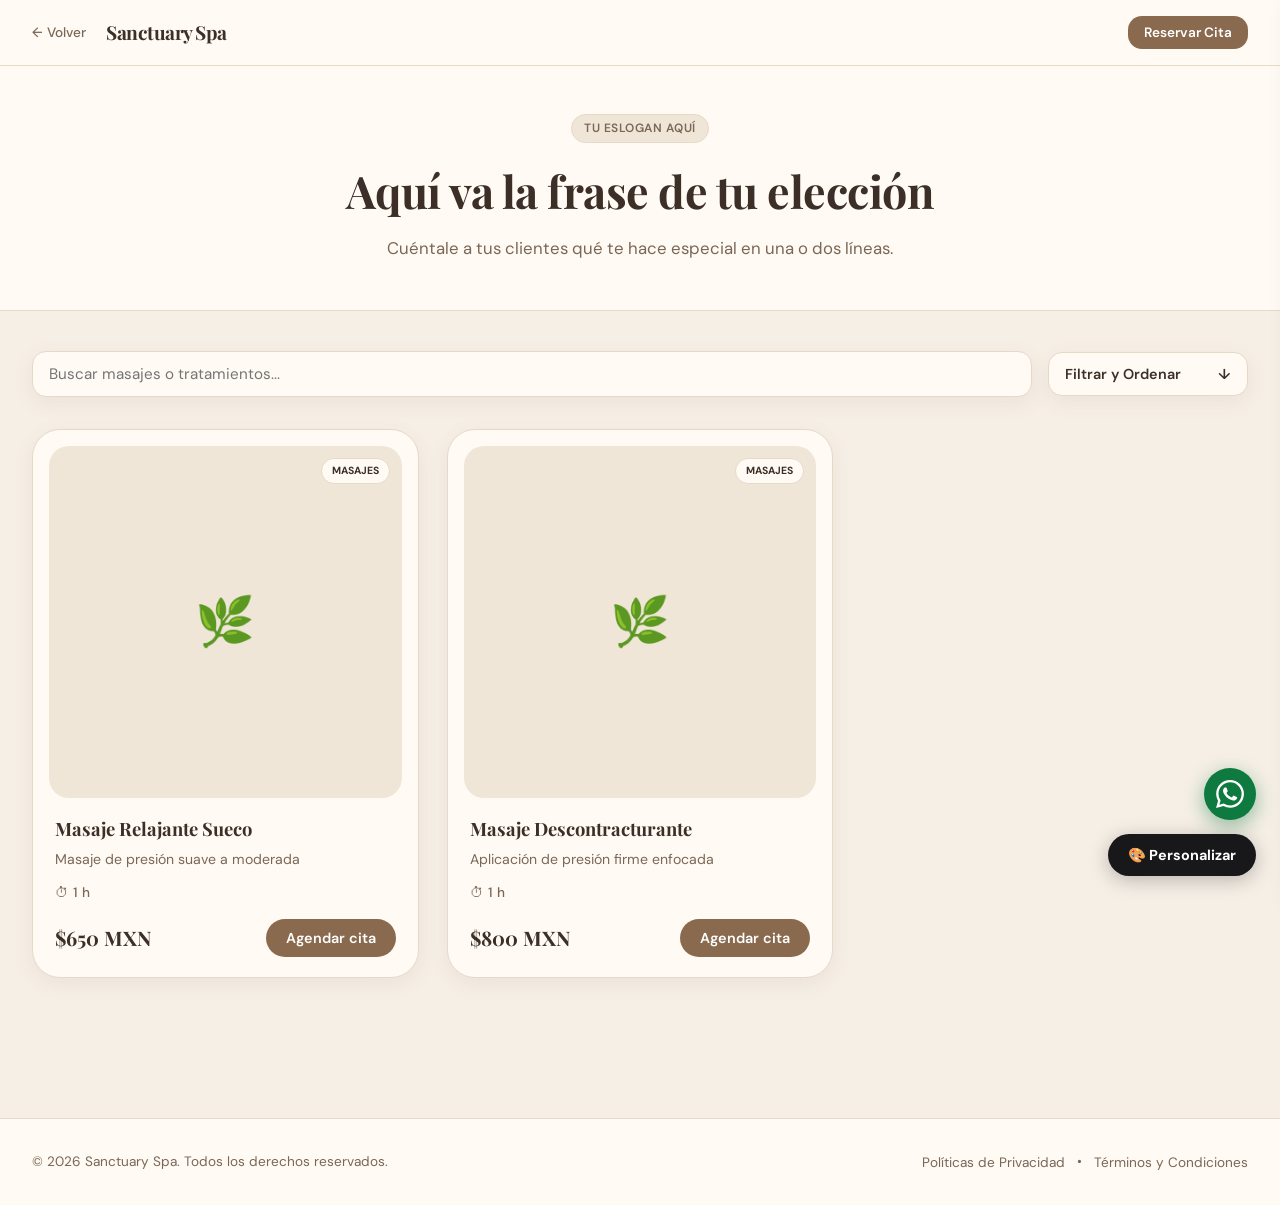
<file: Demo/demo.html>
<!doctype html>
<html
  lang="es"
  data-estilo="boutique"
  data-modo="claro"
  data-card="framed"
  data-controles="arriba"
>
  <head>
    <meta charset="UTF-8" />
    <meta name="viewport" content="width=device-width, initial-scale=1.0" />
    <title>Mi Negocio | Reserva de Servicios</title>
    <link rel="stylesheet" href="demo.css" />
    <link rel="preconnect" href="https://fonts.googleapis.com" />
    <link rel="preconnect" href="https://fonts.gstatic.com" crossorigin />
    <link
      href="https://fonts.googleapis.com/css2?family=Plus+Jakarta+Sans:wght@300;400;500;600;700;800&family=DM+Sans:wght@400;500;600;700&family=Poppins:wght@400;500;600;700&family=Nunito:wght@400;500;600;700;800&family=Montserrat:wght@400;500;600;700&family=Space+Grotesk:wght@400;500;600;700&family=Playfair+Display:ital,wght@0,500;0,600;0,700;0,800;1,400&family=Cormorant+Garamond:wght@500;600;700&family=Lora:wght@400;500;600;700&family=Roboto+Mono:wght@400;500;700&display=swap"
      rel="stylesheet"
    />
  </head>
  <body>
    <!-- Header -->
    <header class="header">
      <div class="container header-container">
        <div class="header-left">
          <a href="../index.html" class="back-link">← Volver</a>
          <span class="logo-brand" id="logo-brand">Mi Negocio</span>
        </div>
        <nav class="header-nav">
          <button
            class="btn-header-cta"
            onclick="
              document
                .getElementById('catalogo')
                .scrollIntoView({ behavior: 'smooth' })
            "
          >
            Reservar Cita
          </button>
        </nav>
      </div>
    </header>

    <!-- Hero Section -->
    <section class="hero-section">
      <div class="container hero-content">
        <span class="hero-badge">Tu eslogan aquí</span>
        <h1>Aquí va la frase de tu elección</h1>
        <p>Cuéntale a tus clientes qué te hace especial en una o dos líneas.</p>
      </div>
    </section>

    <!-- Main Application -->
    <main id="main-app" class="container main-container">
      <!-- Controls Row -->
      <div class="controls-bar">
        <div class="search-box">
          <input
            type="text"
            id="search-input"
            class="search-input"
            placeholder="Buscar masajes o tratamientos..."
          />
        </div>

        <div class="filter-dropdown-wrapper">
          <button class="btn-filter" onclick="toggleFilterMenu(event)">
            <span>Filtrar y Ordenar</span>
            <span>↓</span>
          </button>
          <div id="filter-dropdown" class="filter-dropdown-menu">
            <div class="filter-section-title">Ordenar por Precio</div>
            <div
              class="filter-option"
              onclick="aplicarOrdenamiento('menor-mayor')"
            >
              Precio: Menor a Mayor
            </div>
            <div
              class="filter-option"
              onclick="aplicarOrdenamiento('mayor-menor')"
            >
              Precio: Mayor a Menor
            </div>
            <div class="filter-divider"></div>
            <div class="filter-section-title">Filtrar por Categoría</div>
            <div id="dynamic-categories-list"></div>
          </div>
        </div>
      </div>

      <!-- Grid de Catálogo -->
      <div id="catalogo" class="grid-productos"></div>
    </main>

    <!-- Botón Flotante para cambiar la personalización de la demo -->
    <button
      class="btn-floating-customizer"
      onclick="toggleCustomizer()"
      title="Cambiar el estilo de la página"
    >
      🎨 Personalizar
    </button>

    <!-- Botón fijo de WhatsApp: justo arriba del botón Personalizar -->
    <svg
      width="0"
      height="0"
      style="position: absolute"
      aria-hidden="true"
      focusable="false"
    >
      <symbol id="wa-ico" viewBox="0 0 24 24">
        <path
          fill="currentColor"
          d="M17.472 14.382c-.297-.149-1.758-.867-2.03-.967-.273-.099-.471-.148-.67.15-.197.297-.767.966-.94 1.164-.173.199-.347.223-.644.075-.297-.15-1.255-.463-2.39-1.475-.883-.788-1.48-1.761-1.653-2.059-.173-.297-.018-.458.13-.606.134-.133.298-.347.446-.52.149-.174.198-.298.298-.497.099-.198.05-.371-.025-.52-.075-.149-.669-1.612-.916-2.207-.242-.579-.487-.5-.669-.51-.173-.008-.371-.01-.57-.01-.198 0-.52.074-.792.372-.272.297-1.04 1.016-1.04 2.479 0 1.462 1.065 2.875 1.213 3.074.149.198 2.096 3.2 5.077 4.487.709.306 1.262.489 1.694.625.712.227 1.36.195 1.871.118.571-.085 1.758-.719 2.006-1.413.248-.694.248-1.289.173-1.413-.074-.124-.272-.198-.57-.347m-5.421 7.403h-.004a9.87 9.87 0 01-5.031-1.378l-.361-.214-3.741.982.998-3.648-.235-.374a9.86 9.86 0 01-1.51-5.26c.001-5.45 4.436-9.884 9.888-9.884 2.64 0 5.122 1.03 6.988 2.898a9.825 9.825 0 012.893 6.994c-.003 5.45-4.437 9.884-9.885 9.884m8.413-18.297A11.815 11.815 0 0012.05 0C5.495 0 .16 5.335.157 11.892c0 2.096.547 4.142 1.588 5.945L.057 24l6.305-1.654a11.882 11.882 0 005.683 1.448h.005c6.554 0 11.89-5.335 11.893-11.893a11.821 11.821 0 00-3.48-8.413z"
        />
      </symbol>
    </svg>
    <a
      class="btn-wa-fijo"
      id="btn-wa-fijo"
      href="https://wa.me/5213312892022?text=Hola%2C%20estuve%20probando%20la%20demo%20de%20AgendaLibre%20y%20me%20interesa%20tener%20mi%20propia%20p%C3%A1gina%20de%20citas."
      target="_blank"
      rel="noopener"
      aria-label="Escríbenos por WhatsApp"
      title="Escríbenos por WhatsApp"
    >
      <svg class="wa-ico" aria-hidden="true"><use href="#wa-ico" /></svg>
    </a>

    <!-- Panel lateral: Personalización -->
    <aside
      id="customizer-sidebar"
      class="customizer-sidebar"
      aria-label="Selector de estilos"
    >
      <div class="customizer-header">
        <div>
          <h3>Personalizar Estilo</h3>
          <p class="customizer-sub">Ajusta el tema y la tarjeta de la página</p>
        </div>
        <button
          class="close-customizer"
          onclick="toggleCustomizer()"
          aria-label="Cerrar panel"
        >
          ✕
        </button>
      </div>
      <div class="customizer-body">
        <!-- Cada opción es una fila; al hacer clic se expande -->
        <div class="customizer-section">
          <button
            type="button"
            class="acc-header"
            aria-expanded="false"
            aria-controls="acc-servicios"
            onclick="alternarSeccion(this)"
          >
            <span class="acc-icono">💼</span
            ><span class="acc-texto"
              ><span class="acc-largo">Servicios de tu negocio</span
              ><span class="acc-corto">Servicios</span></span
            ><span class="acc-chevron">▾</span>
          </button>
          <div class="acc-content" id="acc-servicios">
            <p class="customizer-hint">
              Elige las categorías que ofreces. El catálogo y el filtro solo
              mostrarán estas.
            </p>
            <div id="categorias-lista" class="categorias-grid"></div>
            <button
              type="button"
              class="btn-cat-todas"
              onclick="seleccionarTodasLasCategorias()"
            >
              Seleccionar todas
            </button>
          </div>
        </div>

        <div class="customizer-section" id="seccion-profesionales" hidden>
          <button
            type="button"
            class="acc-header"
            aria-expanded="false"
            aria-controls="acc-personas"
            onclick="alternarSeccion(this)"
          >
            <span class="acc-icono">👥</span
            ><span class="acc-texto"
              ><span class="acc-largo">Personas que atienden</span
              ><span class="acc-corto">Personas</span></span
            ><span class="acc-chevron">▾</span>
          </button>
          <div class="acc-content" id="acc-personas">
            <p class="customizer-hint">
              Con 1 persona la página no pregunta quién atiende. Con 2 o más, el
              cliente elige con quién agendar.
            </p>
            <div id="profesionales-lista" class="profesionales-grid"></div>
            <p
              id="profesionales-info"
              class="customizer-hint profesionales-info"
            ></p>
          </div>
        </div>

        <div class="customizer-section">
          <button
            type="button"
            class="acc-header"
            aria-expanded="false"
            aria-controls="acc-tema"
            onclick="alternarSeccion(this)"
          >
            <span class="acc-icono">🎨</span
            ><span class="acc-texto"
              ><span class="acc-largo">Color y modo</span
              ><span class="acc-corto">Color</span></span
            ><span class="acc-chevron">▾</span>
          </button>
          <div class="acc-content" id="acc-tema">
            <div
              class="modo-toggle"
              role="group"
              aria-label="Modo claro u oscuro"
            >
              <button
                type="button"
                class="btn-modo-opt"
                data-modo="claro"
                onclick="aplicarModo('claro')"
              >
                ☀️ Claro
              </button>
              <button
                type="button"
                class="btn-modo-opt"
                data-modo="oscuro"
                onclick="aplicarModo('oscuro')"
              >
                🌙 Oscuro
              </button>
            </div>
            <div id="temas-lista" class="estilos-grid-min"></div>
          </div>
        </div>

        <div class="customizer-section">
          <button
            type="button"
            class="acc-header"
            aria-expanded="false"
            aria-controls="acc-tarjeta"
            onclick="alternarSeccion(this)"
          >
            <span class="acc-icono">🃏</span
            ><span class="acc-texto"
              ><span class="acc-largo">Diseño de Tarjeta</span
              ><span class="acc-corto">Tarjeta</span></span
            ><span class="acc-chevron">▾</span>
          </button>
          <div class="acc-content" id="acc-tarjeta">
            <div id="cards-lista" class="estilos-grid-min"></div>
          </div>
        </div>

        <!-- Solo en celular: cierra la barra inferior -->
        <button
          type="button"
          class="dock-cerrar"
          onclick="toggleCustomizer()"
          aria-label="Cerrar personalización"
        >
          <span class="acc-icono">✕</span>
          <span class="acc-corto">Cerrar</span>
        </button>
      </div>
    </aside>

    <!-- Footer -->
    <footer class="footer">
      <div class="container footer-container">
        <p>
          &copy; 2026 <span id="footer-nombre">Mi Negocio</span>. Todos los
          derechos reservados.
        </p>
        <div class="footer-links">
          <button class="footer-btn" onclick="abrirPoliticas()">
            Políticas de Privacidad
          </button>
          <span>•</span>
          <button class="footer-btn" onclick="abrirTerminos()">
            Términos y Condiciones
          </button>
        </div>
      </div>
    </footer>

    <!-- Booking Modal -->
    <div id="booking-modal" class="modal-overlay">
      <div class="modal-content">
        <div class="modal-header">
          <h2 id="booking-title">Agendar cita</h2>
          <button class="close-modal" onclick="cerrarAgenda()">✕</button>
        </div>
        <div id="booking-body" class="detail-body-content"></div>
      </div>
    </div>

    <!-- Legal Modal -->
    <div id="details-modal" class="modal-overlay">
      <div class="modal-content">
        <div class="modal-header">
          <h2 id="detail-title">Información</h2>
          <button class="close-modal" onclick="cerrarDetalles()">✕</button>
        </div>
        <div id="detail-body" class="detail-body-content"></div>
      </div>
    </div>

    <script src="demo.js"></script>
  </body>
</html>
</file>
<file: style.css>
/* ==========================================================================
   AgendaLibre · Landing (index)
   Mobile-first. Tokens → base → layout → secciones → componentes del tema
   ========================================================================== */

:root {
    --ink: #0f172a;
    --ink-2: #1e293b;
    --navy: #1e3a8a;
    --blue: #2563eb;
    --blue-d: #1d4ed8;
    --tint: #eff6ff;
    --bg: #f8fafc;
    --white: #ffffff;
    --text: #334155;
    --muted: #475569;
    --line: #e2e8f0;
    --ok: #16a34a;
    --ok-bg: #f0fdf4;
    --ok-border: #bbf7d0;
    --ok-ink: #14532d;
    --offer-bg: #fef3c7;
    --offer-ink: #92400e;
    --warn: #d97706;
    --warn-bg: #fffbeb;
    --radius: 16px;
    --radius-sm: 10px;
    --shadow-sm: 0 1px 2px rgba(15, 23, 42, 0.06);
    --shadow: 0 10px 25px -5px rgba(15, 23, 42, 0.08), 0 8px 10px -6px rgba(15, 23, 42, 0.04);
    --shadow-lg: 0 30px 60px -20px rgba(15, 23, 42, 0.25);
    --nav-h: 64px;
}

* {
    box-sizing: border-box;
    margin: 0;
    padding: 0;
}

html {
    scroll-behavior: smooth;
    scroll-padding-top: calc(var(--nav-h) + 12px);
}

body {
    font-family: 'Plus Jakarta Sans', system-ui, -apple-system, sans-serif;
    background: var(--bg);
    color: var(--text);
    line-height: 1.65;
    font-size: 16px;
    -webkit-font-smoothing: antialiased;
    overflow-x: hidden;
}

img,
svg {
    max-width: 100%;
    display: block;
}

a {
    color: inherit;
}

:focus-visible {
    outline: 3px solid var(--blue);
    outline-offset: 3px;
    border-radius: 6px;
}

.sr-only {
    position: absolute;
    width: 1px;
    height: 1px;
    padding: 0;
    margin: -1px;
    overflow: hidden;
    clip: rect(0, 0, 0, 0);
    white-space: nowrap;
    border: 0;
}

.skip-link {
    position: absolute;
    left: 12px;
    top: -60px;
    background: var(--ink);
    color: #fff;
    padding: 10px 16px;
    border-radius: 8px;
    z-index: 300;
    font-weight: 600;
    text-decoration: none;
}

.skip-link:focus {
    top: 12px;
}

.container {
    width: 100%;
    max-width: 1200px;
    margin: 0 auto;
    padding: 0 20px;
}

.center {
    text-align: center;
    margin-top: 48px;
}

/* ---------- Tipografía ---------- */
h1,
h2,
h3,
h4 {
    color: var(--ink);
    font-weight: 700;
}

h1 {
    font-size: 2.25rem;
    font-weight: 800;
    line-height: 1.1;
    letter-spacing: -1.2px;
}

h2 {
    font-size: 1.75rem;
    line-height: 1.2;
    letter-spacing: -0.6px;
}

h3 {
    font-size: 1.1rem;
    line-height: 1.3;
    letter-spacing: -0.2px;
}

.lead {
    font-size: 1.05rem;
    color: var(--muted);
    max-width: 560px;
}

.badge,
.eyebrow {
    display: inline-block;
    font-size: 0.8rem;
    font-weight: 600;
    letter-spacing: 0.4px;
    line-height: 1.2;
}

.badge {
    background: var(--tint);
    color: var(--blue-d);
    padding: 7px 14px;
    border-radius: 999px;
    margin-bottom: 20px;
}

.eyebrow {
    color: var(--blue-d);
    text-transform: uppercase;
    margin-bottom: 10px;
}

.eyebrow-light {
    color: #93c5fd;
}

.hl {
    background: linear-gradient(transparent 62%, #bfdbfe 62%);
    white-space: normal;
}

.microcopy {
    font-size: 0.85rem;
    color: var(--muted);
    margin-top: 14px;
}

.microcopy .dot {
    margin: 0 6px;
    opacity: 0.6;
}

.microcopy-light {
    color: #cbd5e1;
}

/* ---------- Botones ---------- */
.btn {
    display: inline-flex;
    align-items: center;
    justify-content: center;
    gap: 8px;
    min-height: 48px;
    padding: 12px 24px;
    border-radius: 12px;
    font-family: inherit;
    font-size: 1rem;
    font-weight: 600;
    text-decoration: none;
    border: 2px solid transparent;
    cursor: pointer;
    transition: background 0.2s ease, transform 0.2s ease, box-shadow 0.2s ease, color 0.2s ease;
}

.btn:active {
    transform: translateY(1px);
}

.btn-block {
    display: flex;
    width: 100%;
}

.btn-sm {
    min-height: 40px;
    padding: 8px 16px;
    font-size: 0.875rem;
    border-radius: 10px;
}

.btn-lg {
    padding: 14px 28px;
}

.btn-primary {
    background: var(--blue);
    color: #fff;
    box-shadow: 0 8px 20px -8px rgba(37, 99, 235, 0.7);
    position: relative;
    overflow: hidden;
}

.btn-primary::after {
    content: '';
    position: absolute;
    top: 0;
    left: -80%;
    width: 50%;
    height: 100%;
    background: linear-gradient(100deg, transparent, rgba(255, 255, 255, 0.35), transparent);
    transform: skewX(-20deg);
    transition: left 0.6s ease;
}

.btn-primary:hover {
    background: var(--blue-d);
    transform: translateY(-2px);
}

.btn-primary:hover::after {
    left: 130%;
}

.btn-ink {
    background: var(--ink);
    color: #fff;
}

.btn-ink:hover {
    background: var(--ink-2);
}

.btn-ghost {
    background: transparent;
    border-color: var(--line);
    color: var(--ink);
}

.btn-ghost:hover {
    border-color: var(--ink);
    background: #fff;
}

.btn-white {
    background: #fff;
    color: var(--ink);
}

.btn-white:hover {
    background: #e2e8f0;
    transform: translateY(-2px);
}

.btn-outline-light {
    background: transparent;
    color: #fff;
    border-color: rgba(255, 255, 255, 0.45);
}

.btn-outline-light:hover {
    border-color: #fff;
    background: rgba(255, 255, 255, 0.08);
}

.btn-soft {
    background: rgba(255, 255, 255, 0.1);
    color: #fff;
    border-color: rgba(255, 255, 255, 0.2);
    min-height: 44px;
}

.btn-soft:hover {
    background: rgba(255, 255, 255, 0.18);
}

/* ---------- Navbar ---------- */
.nav {
    position: sticky;
    top: 0;
    z-index: 100;
    height: var(--nav-h);
    background: rgba(248, 250, 252, 0.8);
    backdrop-filter: blur(12px);
    -webkit-backdrop-filter: blur(12px);
    border-bottom: 1px solid transparent;
    transition: border-color 0.25s ease, box-shadow 0.25s ease, background 0.25s ease;
}

.nav.scrolled {
    background: rgba(255, 255, 255, 0.88);
    border-color: var(--line);
    box-shadow: 0 4px 20px -10px rgba(15, 23, 42, 0.15);
}

.nav-inner {
    height: 100%;
    display: flex;
    align-items: center;
    justify-content: space-between;
    gap: 16px;
}

.logo {
    display: inline-flex;
    align-items: center;
    gap: 10px;
    text-decoration: none;
}

.logo-mark {
    display: inline-grid;
    place-items: center;
    width: 32px;
    height: 32px;
    border-radius: 10px;
    background: linear-gradient(135deg, var(--blue), var(--navy));
    color: #fff;
    font-weight: 800;
    font-size: 1rem;
}

.logo-text {
    font-weight: 800;
    font-size: 1.15rem;
    color: var(--ink);
    letter-spacing: -0.5px;
}

.nav-links {
    display: none;
}

.nav-links a {
    position: relative;
    text-decoration: none;
    font-size: 0.92rem;
    font-weight: 600;
    color: var(--muted);
    padding: 6px 2px;
    transition: color 0.2s ease;
}

.nav-links a::after {
    content: '';
    position: absolute;
    left: 0;
    bottom: 0;
    width: 100%;
    height: 2px;
    background: var(--blue);
    transform: scaleX(0);
    transform-origin: left;
    transition: transform 0.25s ease;
}

.nav-links a:hover,
.nav-links a.active {
    color: var(--ink);
}

.nav-links a.active::after,
.nav-links a:hover::after {
    transform: scaleX(1);
}

/* ---------- Secciones ---------- */
.section {
    padding: 64px 0;
}

.sec-head {
    text-align: center;
    max-width: 680px;
    margin: 0 auto 40px;
}

.sec-head p {
    color: var(--muted);
    margin-top: 12px;
}

/* ---------- Hero: escritorio visto desde arriba ---------- */
.hero {
    position: relative;
    isolation: isolate;
    padding: 36px 0 28px;
    overflow: hidden;
    background-color: #d8c19b;
    background-image:
        /* juntas entre tablones */
        repeating-linear-gradient(180deg,
            transparent 0 149px,
            rgba(78, 50, 24, 0.2) 149px 150px,
            rgba(255, 255, 255, 0.22) 150px 151px),
        radial-gradient(120% 90% at 85% 8%, rgba(255, 255, 255, 0.4), transparent 60%),
        linear-gradient(180deg, #e5d3b4 0%, #d3b992 100%);
}

/* veta de la madera */
.hero::before {
    content: "";
    position: absolute;
    inset: 0;
    z-index: -2;
    pointer-events: none;
    opacity: 0.6;
    mix-blend-mode: multiply;
    background-size: 900px 600px;
    background-image: url("data:image/svg+xml,%3Csvg xmlns='http://www.w3.org/2000/svg' width='900' height='600'%3E%3Cfilter id='g' x='0' y='0' width='100%25' height='100%25'%3E%3CfeTurbulence type='fractalNoise' baseFrequency='0.006 0.11' numOctaves='3' seed='7' stitchTiles='stitch'/%3E%3CfeColorMatrix values='0 0 0 0 0.42 0 0 0 0 0.27 0 0 0 0 0.12 0 0 0 1.6 -0.55'/%3E%3C/filter%3E%3Crect width='100%25' height='100%25' filter='url(%23g)'/%3E%3C/svg%3E");
}

/* velo claro bajo el texto (para que se lea) */
.hero::after {
    content: "";
    position: absolute;
    inset: 0;
    z-index: -1;
    pointer-events: none;
    background: linear-gradient(180deg,
            rgba(251, 246, 236, 0.93) 0%,
            rgba(251, 246, 236, 0.86) 46%,
            rgba(251, 246, 236, 0) 66%);
}

.hero-grid {
    position: relative;
    z-index: 1;
    display: grid;
    gap: 24px;
    align-items: center;
}

.hero-copy {
    text-align: center;
}

.hero-copy .lead {
    margin: 18px auto 0;
}

.hero-actions {
    display: flex;
    flex-direction: column;
    gap: 12px;
    margin-top: 28px;
}

.hero-actions .btn {
    width: 100%;
}

/* El JS calcula la escala de la escena; estos valores son el respaldo sin JS */
.hero-visual {
    position: relative;
    height: 440px;
}

.desk {
    --sh-lo: drop-shadow(1px 2px 1.5px rgba(48, 30, 14, 0.3)) drop-shadow(4px 6px 6px rgba(48, 30, 14, 0.18));
    --sh-hi: drop-shadow(2px 3px 2px rgba(48, 30, 14, 0.28)) drop-shadow(10px 15px 14px rgba(48, 30, 14, 0.22));
    position: absolute;
    top: 0;
    left: 0;
    width: 720px;
    height: 780px;
    transform-origin: 0 0;
    transform: translateX(-100px) scale(0.66);
}

.desk-item {
    position: absolute;
    translate: calc(var(--mx, 0px) * var(--d, 1)) calc(var(--my, 0px) * var(--d, 1));
    transition: translate 0.5s ease-out;
    filter: var(--sh-hi);
}

/* Una sola entrada: los objetos "se posan" sobre la mesa */
@media (prefers-reduced-motion: no-preference) {
    .desk-item {
        animation: colocar 0.9s cubic-bezier(0.2, 0.7, 0.2, 1) both;
        animation-delay: calc(var(--i, 0) * 110ms + 120ms);
    }
}

@keyframes colocar {
    from {
        opacity: 0;
        scale: 1.07;
    }

    to {
        opacity: 1;
        scale: 1;
    }
}

/* ----- Laptop ----- */
.laptop {
    left: 255px;
    top: 0;
    width: 400px;
    height: 395px;
    rotate: 6deg;
    transform: scale(1.25);
    transform-origin: 50% 0;
    z-index: 1;
}

.lp-screen {
    position: absolute;
    left: 0;
    top: 0;
    width: 100%;
    height: 172px;
    padding: 9px;
    border-radius: 12px 12px 3px 3px;
    background: #0b1220;
    box-shadow: inset 0 0 0 1.5px #3b4350;
}

.lp-display {
    height: 100%;
    overflow: hidden;
    border-radius: 5px;
    background: #fff;
    display: grid;
    grid-template-rows: 20px 14px 1fr;
}

.cal-bar {
    display: flex;
    align-items: center;
    gap: 6px;
    padding: 0 8px;
    background: var(--tint);
    border-bottom: 1px solid var(--line);
    font-size: 8px;
    color: var(--ink);
}

.cal-dot {
    width: 7px;
    height: 7px;
    border-radius: 50%;
    background: var(--blue);
}

.cal-btn {
    margin-left: auto;
    padding: 2px 7px;
    border-radius: 999px;
    background: var(--blue);
    color: #fff;
    font-weight: 700;
}

.cal-head,
.cal-body {
    display: grid;
    grid-template-columns: 26px repeat(5, 1fr);
}

.cal-head {
    align-items: center;
    font-size: 7px;
    font-weight: 700;
    color: var(--muted);
    text-align: center;
    border-bottom: 1px solid var(--line);
}

.cal-body {
    background-image: repeating-linear-gradient(180deg, transparent 0 28px, var(--line) 28px 29px);
}

.cal-hours {
    display: flex;
    flex-direction: column;
    justify-content: space-around;
    padding-left: 6px;
    font-size: 6.5px;
    font-style: normal;
    color: var(--muted);
}

.cal-hours i {
    font-style: normal;
}

.cal-col {
    position: relative;
    border-left: 1px solid var(--line);
}

.ev {
    position: absolute;
    left: 3px;
    right: 3px;
    border-radius: 3px;
    border-left: 3px solid;
}

.ev-b {
    background: #dbeafe;
    border-color: var(--blue);
}

.ev-g {
    background: var(--ok-bg);
    border-color: var(--ok);
}

.ev-a {
    background: var(--offer-bg);
    border-color: var(--warn);
}

.ev-ok {
    background: #bbf7d0;
    border-color: var(--ok);
}

/* una cita nueva "entra" en la agenda cada cierto tiempo */
@media (prefers-reduced-motion: no-preference) {
    .ev-new {
        animation: cita-nueva 8s ease-in-out infinite;
    }
}

@keyframes cita-nueva {

    0%,
    45% {
        opacity: 0;
        scale: 0.6;
    }

    55%,
    90% {
        opacity: 1;
        scale: 1;
    }

    100% {
        opacity: 0;
        scale: 1;
    }
}

.lp-hinge {
    position: absolute;
    left: 0;
    top: 172px;
    width: 100%;
    height: 8px;
    background: linear-gradient(#8b93a0, #c4cad3 45%, #9aa2ae);
}

.lp-base {
    position: absolute;
    left: 0;
    top: 180px;
    width: 100%;
    height: 215px;
    border-radius: 2px 2px 16px 16px;
    background: linear-gradient(180deg, #d6dbe2, #bcc3cd);
}

.lp-keys {
    position: absolute;
    left: 14px;
    right: 11px;
    top: 14px;
    height: 99px;
    border-radius: 4px;
    background-color: #232831;
    background-image:
        linear-gradient(90deg, #c4cad3 3px, transparent 3px),
        linear-gradient(0deg, #c4cad3 3px, transparent 3px);
    background-size: calc(100% / 15) 16.5px;
}

.lp-pad {
    position: absolute;
    left: 50%;
    bottom: 16px;
    width: 160px;
    height: 66px;
    margin-left: -80px;
    border-radius: 7px;
    border: 1px solid rgba(15, 23, 42, 0.14);
    background: rgba(255, 255, 255, 0.28);
}

/* ----- Nota adhesiva ----- */
.note {
    left: 196px;
    top: 62px;
    width: 118px;
    height: 118px;
    rotate: 5deg;
    z-index: 2;
    padding: 20px 10px 0;
    background: linear-gradient(160deg, #fde68a, #fcd34d);
    filter: var(--sh-lo);
}

.note span {
    display: block;
    font-family: 'Caveat', cursive;
    font-size: 22px;
    line-height: 1.05;
    font-weight: 700;
    color: #78350f;
}

/* ----- Taza de café ----- */
.cup {
    left: 14px;
    top: 26px;
    width: 170px;
    height: 170px;
    rotate: -12deg;
    z-index: 2;
    filter: var(--sh-hi);
}

.cup i {
    position: absolute;
    display: block;
}

.cup-saucer {
    inset: 0;
    border-radius: 50%;
    background: radial-gradient(circle, #fff 0 54%, #e9ecf0 55% 58%, #fbfbfc 59% 92%, #dfe3e8 100%);
}

.cup-body {
    left: 25px;
    top: 25px;
    width: 120px;
    height: 120px;
    border-radius: 50%;
    background: radial-gradient(circle at 38% 32%, #fff, #eef1f4);
    box-shadow: inset 0 0 0 6px #fff, 0 0 0 1px rgba(15, 23, 42, 0.08);
}

.cup-coffee {
    left: 14px;
    top: 14px;
    width: 92px;
    height: 92px;
    border-radius: 50%;
    background: radial-gradient(circle at 46% 44%, #ecd2ae 0 14%, #c99a64 15% 30%, #8c5b34 31% 60%, #5a381f 100%);
    box-shadow: inset 0 3px 6px rgba(0, 0, 0, 0.35);
}

.cup-handle {
    left: 128px;
    top: 66px;
    width: 38px;
    height: 36px;
    border-radius: 0 18px 18px 0;
    border: 7px solid #fff;
    border-left: 0;
    z-index: -1;
}

.steam {
    left: 52px;
    top: 36px;
    width: 64px;
    height: 36px;
    border-radius: 50%;
    background: rgba(255, 255, 255, 0.5);
    filter: blur(9px);
    opacity: 0.55;
}

@media (prefers-reduced-motion: no-preference) {
    .steam-1 {
        animation: vapor 5s ease-in-out infinite;
    }

    .steam-2 {
        animation: vapor 5s ease-in-out infinite;
        animation-delay: -2.5s;
    }
}

@keyframes vapor {
    0% {
        opacity: 0;
        translate: -4px 6px;
        scale: 0.7;
    }

    40% {
        opacity: 0.6;
    }

    100% {
        opacity: 0;
        translate: 12px -14px;
        scale: 1.3;
    }
}

/* ----- Agenda de papel ----- */
.planner {
    left: 56px;
    top: 232px;
    width: 308px;
    height: 392px;
    rotate: -8deg;
    z-index: 2;
}

.pl-page {
    position: absolute;
    inset: 0;
    padding: 14px 18px 0 38px;
    border-radius: 6px 10px 10px 6px;
    background-color: #fffdf7;
    background-image: linear-gradient(transparent 31px, rgba(37, 99, 235, 0.2) 31px 32px);
    background-size: 100% 32px;
    background-position: 0 14px;
    box-shadow: 3px 0 0 -1px #f4efe3, 6px 1px 0 -2px #e6dfce, 9px 2px 0 -3px #d9d1bd;
    font-family: 'Caveat', cursive;
    font-size: 25px;
    line-height: 32px;
    font-weight: 600;
    color: #1e3a8a;
}

.pl-page h4 {
    font: inherit;
    font-size: 34px;
    line-height: 32px;
    margin: 0 0 14px;
    color: var(--ink);
}

.pl-page p {
    margin: 0;
    white-space: nowrap;
}

.pl-page b {
    font-weight: 700;
    margin-right: 6px;
}

.pl-page em {
    font-style: normal;
    color: var(--ok);
}

.pl-page mark {
    background: linear-gradient(transparent 45%, #bfdbfe 45%);
    color: inherit;
    padding: 0 4px;
    margin-left: -4px;
}

.pl-dim {
    color: #64748b;
    text-decoration: line-through;
    text-decoration-color: rgba(100, 116, 139, 0.6);
}

.pl-rings {
    position: absolute;
    left: -10px;
    top: 10px;
    bottom: 10px;
    width: 34px;
    background:
        radial-gradient(circle at 24px 50%, #2a303c 0 3.4px, transparent 3.9px) 0 0 / 34px 28px repeat-y,
        repeating-linear-gradient(180deg, transparent 0 10px, #98a1ae 10px 13px, #d7dce3 13px 14px, transparent 14px 28px);
}

.pl-ribbon {
    position: absolute;
    left: 62%;
    bottom: -34px;
    width: 16px;
    height: 56px;
    background: var(--blue);
    clip-path: polygon(0 0, 100% 0, 100% 100%, 50% 80%, 0 100%);
}

/* ----- Pluma ----- */
.pen {
    left: 132px;
    top: 470px;
    width: 210px;
    height: 13px;
    rotate: -26deg;
    z-index: 3;
    border-radius: 7px 3px 3px 7px;
    background: linear-gradient(180deg, #4a5a80 0%, #1e293b 45%, #0f172a 100%);
    filter: var(--sh-lo);
}

.pen::before {
    content: "";
    position: absolute;
    left: 28px;
    right: 56px;
    top: 2px;
    height: 3px;
    border-radius: 2px;
    background: linear-gradient(90deg, #c9ced6, #f1f3f6 50%, #aab1bc);
}

.pen::after {
    content: "";
    position: absolute;
    right: -22px;
    top: 0;
    width: 24px;
    height: 13px;
    background: linear-gradient(180deg, #d9dde3, #9aa2ae);
    clip-path: polygon(0 0, 100% 42%, 100% 58%, 0 100%);
}

/* ----- Celular ----- */
.desk-phone {
    left: 326px;
    top: 160px;
    width: 270px;
    rotate: 7deg;
    z-index: 4;
}

.desk-phone .phone {
    width: 290px;
    box-shadow: none;
    transform: scale(0.92);
    transform-origin: 0 0;
}

.phone {
    position: relative;
    width: 290px;
    border-radius: 40px;
    padding: 10px;
    background: var(--ink);
}

.phone-notch {
    position: absolute;
    top: 16px;
    left: 50%;
    transform: translateX(-50%);
    width: 84px;
    height: 20px;
    border-radius: 999px;
    background: var(--ink);
    z-index: 3;
}

.phone-screen {
    border-radius: 30px;
    padding: 40px 14px 18px;
    min-height: 500px;
}

.chip {
    position: absolute;
    z-index: 5;
    display: inline-flex;
    align-items: center;
    gap: 8px;
    font-size: 0.8rem;
    font-weight: 700;
    padding: 9px 14px;
    border-radius: 999px;
    background: #fff;
    box-shadow: 2px 4px 10px rgba(48, 30, 14, 0.25), 8px 12px 22px rgba(48, 30, 14, 0.16);
    animation: flotar 5s ease-in-out infinite;
}

.chip-ok {
    color: #166534;
}

.chip-ico {
    display: inline-grid;
    place-items: center;
    width: 20px;
    height: 20px;
    border-radius: 50%;
    background: var(--ok);
    color: #fff;
    font-size: 0.7rem;
}

.chip-pct {
    background: var(--blue);
    color: #fff;
}

.chip-a {
    left: 262px;
    top: 236px;
}

.chip-b {
    left: 556px;
    top: 372px;
    animation-delay: -2.4s;
}

@keyframes flotar {

    0%,
    100% {
        transform: translateY(0);
    }

    50% {
        transform: translateY(-8px);
    }
}

/* ---------- El problema ---------- */
.problema {
    background: var(--white);
    border-top: 1px solid var(--line);
    border-bottom: 1px solid var(--line);
}

.vs {
    display: grid;
    gap: 20px;
    align-items: stretch;
    max-width: 920px;
    margin: 0 auto;
}

.vs-col {
    background: var(--bg);
    border: 1px solid var(--line);
    border-radius: var(--radius);
    padding: 22px;
    display: flex;
    flex-direction: column;
    gap: 14px;
}

.vs-tag {
    align-self: flex-start;
    font-size: 0.75rem;
    font-weight: 700;
    letter-spacing: 0.4px;
    text-transform: uppercase;
    padding: 5px 12px;
    border-radius: 999px;
}

.vs-tag-bad {
    background: #fef2f2;
    color: #b91c1c;
}

.vs-tag-good {
    background: var(--ok-bg);
    color: #166534;
}

.vs-note {
    font-size: 0.9rem;
    color: var(--muted);
    font-weight: 600;
    margin-top: auto;
}

.vs-arrow {
    display: none;
    align-self: center;
    font-size: 1.8rem;
    color: var(--blue);
    font-weight: 700;
}

.chat {
    display: flex;
    flex-direction: column;
    gap: 8px;
}

.chat .b {
    max-width: 82%;
    padding: 9px 13px;
    border-radius: 14px;
    font-size: 0.9rem;
    line-height: 1.4;
}

.b-in {
    background: #fff;
    border: 1px solid var(--line);
    align-self: flex-start;
    border-bottom-left-radius: 4px;
    color: var(--ink);
}

.b-out {
    background: #dcfce7;
    align-self: flex-end;
    border-bottom-right-radius: 4px;
    color: #14532d;
}

.done-card {
    background: #fff;
    border: 1px solid var(--line);
    border-radius: 14px;
    padding: 22px;
    text-align: center;
    box-shadow: var(--shadow-sm);
}

.done-ico {
    display: inline-grid;
    place-items: center;
    width: 46px;
    height: 46px;
    border-radius: 50%;
    background: var(--ok);
    color: #fff;
    font-size: 1.3rem;
    font-weight: 700;
    margin-bottom: 10px;
}

.done-card p {
    color: var(--muted);
    font-size: 0.92rem;
}

.mini-steps {
    list-style: none;
    display: flex;
    flex-direction: column;
    gap: 6px;
    margin-top: 14px;
    text-align: left;
    font-size: 0.88rem;
    color: var(--text);
}

.mini-steps li::before {
    content: '✓';
    color: var(--ok);
    font-weight: 700;
    margin-right: 8px;
}

/* ---------- Beneficios ---------- */
.benefits {
    padding: 28px 0;
}

.benefits-grid {
    display: grid;
    grid-template-columns: 1fr 1fr;
    gap: 14px;
}

.benefit {
    display: flex;
    flex-direction: column;
    align-items: flex-start;
    gap: 8px;
    background: #fff;
    border: 1px solid var(--line);
    border-radius: 14px;
    padding: 16px;
}

.benefit strong {
    display: block;
    color: var(--ink);
    font-size: 0.92rem;
    line-height: 1.3;
}

.benefit span:not(.benefit-ico) {
    display: block;
    font-size: 0.82rem;
    color: var(--muted);
    margin-top: 2px;
    line-height: 1.4;
}

.benefit-ico {
    display: inline-grid;
    place-items: center;
    width: 38px;
    height: 38px;
    border-radius: 11px;
    background: var(--tint);
    font-size: 1.15rem;
}

.reveal.in .benefit-ico,
.benefit.in .benefit-ico {
    animation: pop 0.5s ease both;
}

@keyframes pop {
    0% {
        transform: scale(0.6);
    }

    70% {
        transform: scale(1.12);
    }

    100% {
        transform: scale(1);
    }
}

/* ---------- Bento ---------- */
.bento {
    display: grid;
    gap: 18px;
}

.bento-card {
    background: #fff;
    border: 1px solid var(--line);
    border-radius: var(--radius);
    padding: 26px 24px;
    display: flex;
    flex-direction: column;
    align-items: flex-start;
    transition: transform 0.25s ease, box-shadow 0.25s ease, border-color 0.25s ease;
}

.bento-card:hover {
    transform: translateY(-4px);
    box-shadow: var(--shadow);
    border-color: #bfdbfe;
}

.card-icon {
    display: inline-grid;
    place-items: center;
    width: 44px;
    height: 44px;
    border-radius: 12px;
    background: var(--tint);
    font-size: 1.4rem;
    margin-bottom: 14px;
}

.bento-card h3 {
    margin-bottom: 8px;
}

.bento-card p {
    font-size: 0.95rem;
    color: var(--muted);
}

.mini-cal {
    width: 100%;
    max-width: 330px;
    margin-top: 20px;
    background: var(--bg);
    border: 1px solid var(--line);
    border-radius: 14px;
    padding: 14px;
}

.mc-head {
    display: flex;
    justify-content: space-between;
    align-items: center;
    font-size: 0.85rem;
    color: var(--ink);
    margin-bottom: 10px;
}

.mc-week,
.mc-grid {
    display: grid;
    grid-template-columns: repeat(7, 1fr);
    gap: 4px;
    text-align: center;
}

.mc-week i {
    font-style: normal;
    font-size: 0.7rem;
    font-weight: 700;
    color: var(--muted);
}

.mc-grid i {
    font-style: normal;
    font-size: 0.8rem;
    padding: 6px 0;
    border-radius: 50%;
    color: #94a3b8;
}

.mc-grid i.on {
    background: #fff;
    color: var(--ink);
    font-weight: 600;
    box-shadow: var(--shadow-sm);
}

.mc-grid i.sel {
    background: var(--blue);
    color: #fff;
}

.mc-slots {
    display: grid;
    grid-template-columns: repeat(3, 1fr);
    gap: 6px;
    margin-top: 12px;
}

.mc-slots span {
    text-align: center;
    font-size: 0.72rem;
    font-weight: 600;
    padding: 7px 0;
    border-radius: 8px;
    border: 1px solid var(--line);
    background: #fff;
    color: var(--ink);
}

.mc-slots span.sel {
    background: var(--ink);
    border-color: var(--ink);
    color: #fff;
}

.mini-cal-s {
    margin: 0;
    padding: 10px;
}

.timeline {
    display: flex;
    flex-wrap: wrap;
    align-items: center;
    gap: 8px;
    margin-top: 18px;
    font-size: 0.75rem;
    font-weight: 700;
}

.tl {
    padding: 6px 11px;
    border-radius: 999px;
}

.tl-warn {
    background: var(--warn-bg);
    color: #92400e;
}

.tl-ok {
    background: var(--ok-bg);
    color: #166534;
}

.tl-free {
    background: #f1f5f9;
    color: var(--muted);
}

.tl-line {
    width: 18px;
    height: 2px;
    background: var(--line);
}

.tl-or {
    color: var(--muted);
}

/* ---------- Bloque Google Sheets ---------- */
.sheet-block {
    margin-top: 48px;
    display: grid;
    gap: 28px;
    background: #fff;
    border: 1px solid var(--line);
    border-radius: 22px;
    padding: 28px 22px;
    box-shadow: var(--shadow-sm);
}

.sheet-copy h3 {
    font-size: 1.4rem;
    letter-spacing: -0.4px;
    margin-bottom: 10px;
}

.sheet-copy p {
    color: var(--muted);
}

.sheet-demo {
    display: flex;
    flex-direction: column;
    gap: 14px;
    align-items: stretch;
    min-width: 0;
}

.sheet {
    border: 1px solid #cbd5e1;
    border-radius: 12px;
    overflow: hidden;
    background: #fff;
    font-size: 0.78rem;
    min-width: 0;
}

.sheet-bar {
    display: flex;
    align-items: center;
    gap: 6px;
    padding: 8px 12px;
    background: #f1f5f9;
    border-bottom: 1px solid #cbd5e1;
}

.sheet-bar span {
    width: 9px;
    height: 9px;
    border-radius: 50%;
    background: #cbd5e1;
}

.sheet-bar em {
    margin-left: 8px;
    font-style: normal;
    font-weight: 600;
    color: var(--muted);
}

.sheet table {
    width: 100%;
    border-collapse: collapse;
    display: block;
    overflow-x: auto;
}

.sheet th,
.sheet td {
    border: 1px solid #e2e8f0;
    padding: 8px 10px;
    text-align: left;
    white-space: nowrap;
}

.sheet th {
    background: #f8fafc;
    font-size: 0.7rem;
    letter-spacing: 0.4px;
    color: var(--muted);
}

.row-live td {
    background: #fefce8;
}

.cell-edit {
    min-width: 84px;
    font-weight: 700;
    color: var(--blue-d);
    transition: background 0.3s ease, box-shadow 0.3s ease;
}

.cell-edit.flash {
    background: #dbeafe !important;
    box-shadow: inset 0 0 0 2px var(--blue);
}

.sheet-arrow {
    align-self: center;
    font-size: 1.6rem;
    color: var(--blue);
    font-weight: 700;
    transform: rotate(90deg);
}

.mini-themed {
    max-width: 280px;
    width: 100%;
    margin: 0 auto;
}

/* ---------- Personalizador ---------- */
.pz {
    padding-top: 24px;
}

.pz-box {
    background: var(--ink);
    color: #e2e8f0;
    border-radius: 24px;
    padding: 36px 20px;
    background-image: radial-gradient(circle at 85% 0%, rgba(37, 99, 235, 0.3), transparent 45%);
}

.pz-head {
    text-align: center;
    max-width: 640px;
    margin: 0 auto 32px;
}

.pz-head h2 {
    color: #fff;
}

.pz-head p {
    margin-top: 12px;
    color: #cbd5e1;
}

.pz-grid {
    display: grid;
    gap: 24px;
    align-items: start;
}

.pz-stage {
    order: -1;
    position: sticky;
    top: calc(var(--nav-h) + 8px);
    z-index: 5;
}

.pz-controls {
    display: flex;
    flex-direction: column;
    gap: 22px;
    min-width: 0;
}

.pz-label-row {
    display: flex;
    flex-wrap: wrap;
    align-items: center;
    justify-content: space-between;
    gap: 10px;
    margin-bottom: 12px;
}

.pz-label {
    display: block;
    font-size: 0.8rem;
    font-weight: 700;
    letter-spacing: 0.5px;
    text-transform: uppercase;
    color: #cbd5e1;
    margin-bottom: 12px;
}

.pz-label-row .pz-label {
    margin-bottom: 0;
}

.pz-mode {
    display: inline-flex;
    padding: 3px;
    gap: 2px;
    background: rgba(255, 255, 255, 0.08);
    border-radius: 11px;
}

.pz-mode button {
    min-height: 38px;
    padding: 6px 14px;
    border: none;
    border-radius: 9px;
    background: transparent;
    color: #e2e8f0;
    font-family: inherit;
    font-size: 0.82rem;
    font-weight: 600;
    cursor: pointer;
}

.pz-mode button[aria-pressed='true'] {
    background: #fff;
    color: var(--ink);
}

.swatches {
    display: grid;
    grid-template-columns: repeat(6, 1fr);
    gap: 10px;
}

.swatch {
    aspect-ratio: 1;
    min-height: 44px;
    border-radius: 50%;
    border: 2px solid rgba(255, 255, 255, 0.25);
    cursor: pointer;
    transition: transform 0.2s ease, border-color 0.2s ease;
}

.swatch:hover {
    transform: scale(1.1);
}

.swatch[aria-pressed='true'] {
    border-color: #fff;
    box-shadow: 0 0 0 3px var(--blue);
}

.pz-current {
    margin-top: 12px;
    font-size: 0.85rem;
    color: #cbd5e1;
}

.pz-current strong {
    color: #fff;
}

.card-chips {
    display: flex;
    gap: 8px;
    overflow-x: auto;
    padding-bottom: 6px;
    scroll-snap-type: x proximity;
    -webkit-overflow-scrolling: touch;
}

.card-chip {
    flex: 0 0 auto;
    scroll-snap-align: start;
    min-height: 44px;
    padding: 8px 14px;
    border-radius: 999px;
    border: 1px solid rgba(255, 255, 255, 0.22);
    background: transparent;
    color: #e2e8f0;
    font-family: inherit;
    font-size: 0.82rem;
    font-weight: 600;
    cursor: pointer;
    white-space: nowrap;
    transition: background 0.2s ease, color 0.2s ease;
}

.card-chip:hover {
    background: rgba(255, 255, 255, 0.1);
}

.card-chip[aria-pressed='true'] {
    background: #fff;
    color: var(--ink);
    border-color: #fff;
}

.pz-preview {
    border-radius: 20px;
    padding: 16px;
    box-shadow: 0 20px 50px -15px rgba(0, 0, 0, 0.5);
    max-width: 460px;
    margin: 0 auto;
}

.pz-cards {
    display: grid;
    gap: 14px;
}

.svc-second {
    display: none;
}

.pz-cta {
    text-align: center;
    margin-top: 34px;
}

.pz-cta .btn {
    width: 100%;
}

/* ---------- Pasos ---------- */
.steps {
    list-style: none;
    display: grid;
    gap: 22px;
    max-width: 960px;
    margin: 0 auto;
    position: relative;
}

.step {
    background: #fff;
    border: 1px solid var(--line);
    border-radius: var(--radius);
    padding: 22px;
    position: relative;
}

.step h3 {
    margin: 14px 0 6px;
}

.step p {
    font-size: 0.95rem;
    color: var(--muted);
}

.step-num {
    position: absolute;
    top: -16px;
    left: 20px;
    display: inline-grid;
    place-items: center;
    width: 36px;
    height: 36px;
    border-radius: 50%;
    background: var(--blue);
    color: #fff;
    font-weight: 800;
    box-shadow: 0 6px 14px -4px rgba(37, 99, 235, 0.6);
}

.step-shot {
    margin-top: 8px;
    height: 150px;
    border-radius: 12px;
    background: var(--bg);
    border: 1px solid var(--line);
    padding: 12px;
    display: flex;
    flex-direction: column;
    justify-content: center;
    gap: 8px;
    overflow: hidden;
}

.ss-bar {
    height: 12px;
    border-radius: 8px;
    background: #e2e8f0;
    width: 70%;
}

.ss-card {
    display: grid;
    grid-template-columns: 38px 1fr;
    grid-template-rows: auto auto;
    column-gap: 10px;
    row-gap: 5px;
    background: #fff;
    border: 1px solid var(--line);
    border-radius: 10px;
    padding: 8px;
}

.ss-card i {
    grid-row: span 2;
    border-radius: 8px;
    background: linear-gradient(135deg, #bfdbfe, #93c5fd);
}

.ss-card b {
    height: 8px;
    border-radius: 6px;
    background: #cbd5e1;
    width: 70%;
}

.ss-card u {
    height: 8px;
    border-radius: 6px;
    background: #e2e8f0;
    width: 40%;
}

.ss-mail {
    background: #fff;
    border: 1px solid var(--line);
    border-radius: 12px;
    padding: 14px;
    display: flex;
    flex-direction: column;
    gap: 6px;
    font-size: 0.8rem;
}

.ss-mail b {
    color: var(--ink);
}

.ss-mail span {
    color: var(--muted);
    line-height: 1.4;
}

.ss-mail em {
    align-self: flex-start;
    font-style: normal;
    font-weight: 700;
    background: var(--blue);
    color: #fff;
    padding: 6px 14px;
    border-radius: 8px;
}

/* ---------- Comparativa y Precios ---------- */
.pricing-section {
    background: var(--bg);
    border-top: 1px solid var(--line);
}

.compare-wrap {
    max-width: 780px;
    margin: 0 auto 48px;
}

.compare-title {
    text-align: center;
    margin-bottom: 20px;
    font-size: 1.25rem;
}

.compare-table {
    width: 100%;
    border-collapse: separate;
    border-spacing: 0 6px;
    font-size: 0.92rem;
}

.compare-table th,
.compare-table td {
    padding: 14px 16px;
    text-align: left;
    vertical-align: middle;
}

.compare-table thead th {
    font-size: 0.78rem;
    text-transform: uppercase;
    letter-spacing: 0.06em;
}

.compare-table tbody th {
    font-weight: 700;
    width: 28%;
    color: var(--ink);
}

.compare-table .them {
    background: #eef2f6;
    color: var(--muted);
}

.compare-table .us {
    background: var(--tint);
    color: var(--blue-d);
    font-weight: 700;
}

.compare-table thead .them,
.compare-table thead .us {
    border-radius: 14px 14px 0 0;
}

.compare-table tbody tr:last-child .them,
.compare-table tbody tr:last-child .us {
    border-radius: 0 0 14px 14px;
}

.pricing-wrap {
    max-width: 560px;
    margin: 0 auto;
}

.price-card {
    background: #fff;
    border: 2px solid var(--blue);
    padding: 36px 28px;
    border-radius: 22px;
    text-align: center;
    box-shadow: var(--shadow);
}

.price-title {
    color: var(--blue-d);
    font-size: 1.5rem;
}

.price-block {
    margin: 16px 0;
    display: flex;
    flex-direction: column;
    align-items: center;
    gap: 4px;
}

.price-old {
    font-size: 1.1rem;
    color: var(--muted);
    text-decoration: line-through;
}

.price-now {
    font-size: clamp(2.4rem, 5vw, 3rem);
    font-weight: 800;
    letter-spacing: -0.03em;
    line-height: 1;
    color: var(--ink);
}

.price-badges {
    display: flex;
    flex-direction: column;
    align-items: center;
    gap: 8px;
    margin-bottom: 24px;
}

.badge-offer {
    display: inline-block;
    background: var(--offer-bg);
    color: var(--offer-ink);
    padding: 4px 14px;
    border-radius: 999px;
    font-size: 0.85rem;
    font-weight: 700;
}

.price-note-inline {
    font-size: 0.9rem;
    color: var(--muted);
    font-weight: 600;
}

.includes {
    text-align: left;
    list-style: none;
    margin-bottom: 24px;
    color: var(--text);
    line-height: 1.85;
    font-size: 0.95rem;
    display: flex;
    flex-direction: column;
    gap: 6px;
}

.guarantee {
    display: flex;
    gap: 12px;
    align-items: flex-start;
    text-align: left;
    background: var(--ok-bg);
    border: 1px solid var(--ok-border);
    color: var(--ok-ink);
    border-radius: 14px;
    padding: 14px 16px;
    font-size: 0.88rem;
    margin-bottom: 24px;
    line-height: 1.5;
}

.price-note {
    margin-top: 14px;
    font-size: 0.85rem;
    color: var(--muted);
    text-align: center;
}

@media (max-width: 639px) {
    .compare-table thead {
        display: none;
    }

    .compare-table,
    .compare-table tbody,
    .compare-table tr,
    .compare-table th,
    .compare-table td {
        display: block;
        width: 100%;
    }

    .compare-table tbody tr {
        margin-bottom: 14px;
    }

    .compare-table tbody th {
        width: 100%;
        padding: 6px 4px;
    }

    .compare-table td::before {
        display: block;
        font-size: 0.72rem;
        font-weight: 700;
        text-transform: uppercase;
        letter-spacing: 0.06em;
        margin-bottom: 2px;
    }

    .compare-table td.them::before {
        content: 'Otras plataformas';
    }

    .compare-table td.us::before {
        content: 'AgendaLibre';
    }

    .compare-table tbody tr:last-child .them,
    .compare-table tbody tr:last-child .us,
    .compare-table .them,
    .compare-table .us {
        border-radius: 0;
    }

    .compare-table td.them {
        border-radius: 14px 14px 0 0;
    }

    .compare-table td.us {
        border-radius: 0 0 14px 14px;
    }

    .price-card {
        padding: 28px 20px;
    }
}

/* ---------- FAQ ---------- */
.faq-section {
    background: #fff;
    border-top: 1px solid var(--line);
}

.faq {
    max-width: 720px;
    margin: 0 auto;
    display: flex;
    flex-direction: column;
    gap: 10px;
}

.faq details {
    background: var(--bg);
    border: 1px solid var(--line);
    border-radius: 14px;
    transition: border-color 0.2s ease, background 0.2s ease;
}

.faq details[open] {
    background: #fff;
    border-color: #bfdbfe;
}

.faq summary {
    list-style: none;
    cursor: pointer;
    display: flex;
    align-items: center;
    justify-content: space-between;
    gap: 14px;
    min-height: 56px;
    padding: 14px 18px;
    font-weight: 700;
    color: var(--ink);
    font-size: 1rem;
}

.faq summary::-webkit-details-marker {
    display: none;
}

.faq summary::after {
    content: '+';
    flex-shrink: 0;
    display: grid;
    place-items: center;
    width: 28px;
    height: 28px;
    border-radius: 50%;
    background: var(--tint);
    color: var(--blue-d);
    font-size: 1.2rem;
    line-height: 1;
    transition: transform 0.25s ease;
}

.faq details[open] summary::after {
    transform: rotate(45deg);
}

.faq details p {
    padding: 0 18px 18px;
    color: var(--muted);
    animation: abrir 0.3s ease;
}

@keyframes abrir {
    from {
        opacity: 0;
        transform: translateY(-6px);
    }

    to {
        opacity: 1;
        transform: translateY(0);
    }
}

/* ---------- Cierre ---------- */
.closing {
    padding: 64px 0;
}

.closing-box {
    text-align: center;
    color: #e2e8f0;
    background: linear-gradient(135deg, var(--ink) 0%, var(--navy) 100%);
    border-radius: 24px;
    padding: 48px 22px;
}

.closing-box h2 {
    color: #fff;
    font-size: 1.9rem;
    max-width: 620px;
    margin: 0 auto 14px;
}

.closing-box>p:not(.microcopy) {
    max-width: 520px;
    margin: 0 auto;
    color: #cbd5e1;
}

.closing-actions {
    display: flex;
    flex-direction: column;
    gap: 12px;
    margin-top: 28px;
    align-items: stretch;
}

/* ---------- Footer ---------- */
.footer {
    border-top: 1px solid var(--line);
    padding: 32px 0 96px;
    color: var(--muted);
    font-size: 0.9rem;
}

.footer-inner {
    display: flex;
    flex-direction: column;
    align-items: center;
    gap: 14px;
    text-align: center;
}

.footer-links {
    display: flex;
    flex-wrap: wrap;
    justify-content: center;
    gap: 6px 18px;
}

.footer-links a {
    text-decoration: none;
    padding: 6px 0;
    font-weight: 600;
}

.footer-links a:hover {
    color: var(--ink);
}

/* ---------- CTA fijo (solo móvil) ---------- */
.sticky-cta {
    position: fixed;
    left: 16px;
    right: 88px;
    bottom: calc(16px + env(safe-area-inset-bottom, 0px));
    z-index: 90;
    display: flex;
    align-items: center;
    justify-content: center;
    gap: 8px;
    min-height: 52px;
    border-radius: 14px;
    background: var(--blue);
    color: #fff;
    font-weight: 700;
    text-decoration: none;
    box-shadow: 0 14px 30px -10px rgba(37, 99, 235, 0.8);
    transform: translateY(150%);
    opacity: 0;
    pointer-events: none;
    transition: transform 0.3s ease, opacity 0.3s ease;
}

.sticky-cta.show {
    transform: translateY(0);
    opacity: 1;
    pointer-events: auto;
}

/* ---------- WhatsApp ---------- */
.wa-ico {
    width: 22px;
    height: 22px;
    flex-shrink: 0;
    fill: currentColor;
}

.btn-wa {
    background: #0f7a40;
    color: #fff;
}

.btn-wa:hover {
    background: #0c6a37;
    transform: translateY(-2px);
}

.hero-wa {
    margin-top: 10px;
    font-size: 0.9rem;
    color: var(--muted);
}

.hero-wa a {
    color: #0f7a40;
    font-weight: 700;
    text-underline-offset: 3px;
}

.hero-wa a:hover {
    color: #0c6a37;
}

.pz-cta-row {
    display: flex;
    flex-direction: column;
    gap: 12px;
}

.faq-wa {
    max-width: 720px;
    margin: 24px auto 0;
    display: flex;
    flex-direction: column;
    align-items: stretch;
    gap: 14px;
    padding: 20px;
    background: var(--tint);
    border: 1px solid #bfdbfe;
    border-radius: 14px;
}

.faq-wa strong {
    display: block;
    color: var(--ink);
}

.faq-wa span {
    display: block;
    font-size: 0.92rem;
    color: var(--muted);
}

.wa-fab {
    position: fixed;
    right: 16px;
    bottom: calc(16px + env(safe-area-inset-bottom, 0px));
    z-index: 95;
    display: inline-flex;
    align-items: center;
    height: 56px;
    min-width: 56px;
    padding: 0 14px;
    justify-content: center;
    border-radius: 999px;
    background: #0f7a40;
    color: #fff;
    font-weight: 700;
    font-size: 0.95rem;
    text-decoration: none;
    box-shadow: 0 10px 24px -6px rgba(15, 122, 64, 0.65);
    transition: background 0.2s ease, transform 0.2s ease;
    animation: pulsoWa 2.6s ease-out infinite;
}

.wa-fab .wa-ico {
    width: 30px;
    height: 30px;
}

.wa-fab-label {
    max-width: 0;
    overflow: hidden;
    white-space: nowrap;
    transition: max-width 0.3s ease, margin 0.3s ease;
}

.wa-fab:hover {
    background: #0c6a37;
    transform: scale(1.04);
    animation: none;
}

@media (hover: hover) {

    .wa-fab:hover .wa-fab-label,
    .wa-fab:focus-visible .wa-fab-label {
        max-width: 140px;
        margin-left: 10px;
    }
}

@keyframes pulsoWa {
    0% {
        box-shadow: 0 10px 24px -6px rgba(15, 122, 64, 0.65), 0 0 0 0 rgba(15, 122, 64, 0.5);
    }

    70% {
        box-shadow: 0 10px 24px -6px rgba(15, 122, 64, 0.65), 0 0 0 16px rgba(15, 122, 64, 0);
    }

    100% {
        box-shadow: 0 10px 24px -6px rgba(15, 122, 64, 0.65), 0 0 0 0 rgba(15, 122, 64, 0);
    }
}

@media (min-width: 640px) {
    .pz-cta-row {
        flex-direction: row;
        justify-content: center;
        flex-wrap: wrap;
    }

    .faq-wa {
        flex-direction: row;
        align-items: center;
        justify-content: space-between;
        padding: 20px 24px;
    }
}

@media (min-width: 900px) {
    .wa-fab {
        right: 24px;
        bottom: 24px;
    }
}

/* ---------- Revelado al hacer scroll ---------- */
.js .reveal {
    opacity: 0;
    transform: translateY(18px);
    transition: opacity 0.6s ease, transform 0.6s ease;
}

.js .reveal.in {
    opacity: 1;
    transform: none;
}

/* ==========================================================================
   COMPONENTE TEMADO (hero, bloque Sheets y personalizador)
   ========================================================================== */
.themed {
    --t-bg: #f6efe6;
    --t-surface: #fffaf3;
    --t-alt: #f0e6d8;
    --t-primary: #8a6a4f;
    --t-on: #ffffff;
    --t-text: #3b2f27;
    --t-muted: #7a6757;
    --t-border: #e6d9c8;
    --t-accent: #3b2f27;
    --t-r: 26px;
    --t-rs: 14px;
    background: var(--t-bg);
    color: var(--t-text);
    transition: background 0.35s ease, color 0.35s ease;
}

.themed .ph-top {
    display: flex;
    align-items: center;
    justify-content: space-between;
    gap: 10px;
    margin-bottom: 12px;
}

.themed .ph-brand {
    color: var(--t-accent);
    font-size: 1rem;
}

.themed .ph-pill {
    background: var(--t-primary);
    color: var(--t-on);
    font-size: 0.7rem;
    font-weight: 700;
    padding: 6px 12px;
    border-radius: var(--t-rs);
    transition: background 0.35s ease, color 0.35s ease;
}

.themed .ph-search {
    background: var(--t-surface);
    border: 1px solid var(--t-border);
    color: var(--t-muted);
    font-size: 0.75rem;
    padding: 10px 12px;
    border-radius: var(--t-rs);
    margin-bottom: 14px;
}

.themed .svc {
    background: var(--t-surface);
    border: 1px solid var(--t-border);
    border-radius: var(--t-r);
    overflow: hidden;
    display: flex;
    flex-direction: column;
    text-align: left;
    transition: background 0.35s ease, border-color 0.35s ease, border-radius 0.35s ease, padding 0.35s ease;
}

.themed .svc-img {
    position: relative;
    aspect-ratio: 16 / 10;
    display: grid;
    place-items: center;
    background: linear-gradient(135deg, var(--t-primary), var(--t-accent));
    overflow: hidden;
    transition: background 0.35s ease;
}

.themed .svc-emoji {
    font-size: 2.4rem;
    filter: drop-shadow(0 4px 10px rgba(0, 0, 0, 0.25));
}

.themed .svc-cat {
    position: absolute;
    top: 10px;
    right: 10px;
    font-size: 0.6rem;
    font-weight: 700;
    text-transform: uppercase;
    background: var(--t-surface);
    color: var(--t-accent);
    border: 1px solid var(--t-border);
    padding: 3px 9px;
    border-radius: 999px;
}

.themed .svc-body {
    padding: 14px 16px 8px;
}

.themed .svc-body h4 {
    color: var(--t-accent);
    font-size: 1rem;
    margin-bottom: 4px;
}

.themed .svc-body p {
    font-size: 0.76rem;
    line-height: 1.4;
    color: var(--t-muted);
    margin-bottom: 8px;
}

.themed .svc-dur {
    font-size: 0.74rem;
    font-weight: 600;
    color: var(--t-muted);
}

.themed .svc-foot {
    margin-top: auto;
    display: flex;
    flex-wrap: wrap;
    align-items: center;
    justify-content: space-between;
    gap: 8px;
    padding: 12px 16px 14px;
    border-top: 1px solid var(--t-border);
}

.themed .svc-price {
    display: inline-flex;
    flex-direction: column;
    line-height: 1.15;
    color: var(--t-accent);
}

.themed .svc-price b {
    font-size: 1rem;
    font-weight: 800;
}

.themed .svc-old {
    font-size: 0.7rem;
    opacity: 0.65;
}

.themed .svc-btn {
    background: var(--t-primary);
    color: var(--t-on);
    font-size: 0.72rem;
    font-weight: 700;
    padding: 8px 12px;
    border-radius: var(--t-rs);
    white-space: nowrap;
    transition: background 0.35s ease, color 0.35s ease;
}

.themed[data-card='framed'] .svc {
    padding: 10px;
    border-radius: 24px;
}

.themed[data-card='framed'] .svc-img {
    aspect-ratio: 4 / 3;
    border-radius: 16px;
}

.themed[data-card='framed'] .svc-body {
    padding: 12px 4px 6px;
}

.themed[data-card='framed'] .svc-foot {
    border-top: none;
    padding: 6px 4px 2px;
}

.themed[data-card='framed'] .svc-btn {
    border-radius: 999px;
}

.themed[data-card='coquette'] .svc {
    border: 2px dashed var(--t-border);
    border-radius: 28px;
    padding: 10px;
}

.themed[data-card='coquette'] .svc-img {
    border-radius: 20px;
}

.themed[data-card='coquette'] .svc-foot {
    border-top: none;
}

.themed[data-card='lavanda'] .svc {
    border-radius: 22px;
}

.themed[data-card='lavanda'] .svc-img {
    aspect-ratio: 16 / 9;
}

.themed[data-card='lavanda'] .svc-foot {
    border-top: 1px dashed var(--t-border);
}

.themed[data-card='menta'] .svc {
    padding: 10px;
    border-radius: 24px;
}

.themed[data-card='menta'] .svc-img {
    border-radius: 16px;
}

.themed[data-card='menta'] .svc-btn {
    border-radius: 10px;
}

.themed[data-card='glow'] .svc {
    padding: 12px;
    border-radius: 28px;
    box-shadow: 0 10px 30px rgba(0, 0, 0, 0.12);
}

.themed[data-card='glow'] .svc-img {
    border-radius: 20px;
    aspect-ratio: 4 / 3;
}

.themed[data-card='glow'] .svc-btn {
    box-shadow: 0 4px 12px rgba(0, 0, 0, 0.18);
}

.themed[data-card='zen'] .svc {
    background: transparent;
    border: none;
    border-radius: 0;
}

.themed[data-card='zen'] .svc-img {
    aspect-ratio: 4 / 3;
    border-radius: 0;
}

.themed[data-card='zen'] .svc-body {
    text-align: center;
    padding: 14px 0 4px;
}

.themed[data-card='zen'] .svc-foot {
    border-top: none;
    flex-direction: column;
    padding: 4px 0 6px;
}

.themed[data-card='zen'] .svc-price {
    align-items: center;
}

.themed[data-card='zen'] .svc-btn {
    background: transparent;
    color: var(--t-text);
    border: 1px solid var(--t-text);
    border-radius: 0;
    letter-spacing: 1.5px;
    text-transform: uppercase;
}

.themed[data-card='aurora'] .svc {
    border-radius: 26px;
    background: var(--t-alt);
}

.themed[data-card='aurora'] .svc-img {
    aspect-ratio: 4 / 3;
}

.themed[data-card='aurora'] .svc-body {
    position: relative;
    z-index: 2;
    margin: -30px 10px 0;
    padding: 12px 16px 8px;
    background: var(--t-surface);
    background: color-mix(in srgb, var(--t-surface) 74%, transparent);
    -webkit-backdrop-filter: blur(12px);
    backdrop-filter: blur(12px);
    border: 1px solid var(--t-border);
    border-bottom: none;
    border-radius: 18px 18px 0 0;
}

.themed[data-card='aurora'] .svc-foot {
    margin: 0 10px 10px;
    background: var(--t-surface);
    background: color-mix(in srgb, var(--t-surface) 74%, transparent);
    border: 1px solid var(--t-border);
    border-top: 1px dashed var(--t-border);
    border-radius: 0 0 18px 18px;
}

.themed[data-card='candy'] .svc {
    border-radius: 34px;
    padding: 20px 14px 14px;
    text-align: center;
    border-width: 2px;
}

.themed[data-card='candy'] .svc-img {
    width: 58%;
    margin: 0 auto;
    aspect-ratio: 1;
    border-radius: 50%;
}

.themed[data-card='candy'] .svc-cat {
    display: none;
}

.themed[data-card='candy'] .svc-body {
    text-align: center;
}

.themed[data-card='candy'] .svc-foot {
    border-top: none;
    flex-direction: column;
}

.themed[data-card='candy'] .svc-price {
    align-items: center;
}

.themed[data-card='candy'] .svc-btn {
    border-radius: 999px;
    width: 100%;
    text-align: center;
}

.themed[data-card='editorial'] .svc {
    background: transparent;
    border: none;
    border-top: 3px solid var(--t-text);
    border-radius: 0;
    padding-top: 12px;
}

.themed[data-card='editorial'] .svc-img {
    aspect-ratio: 16 / 9;
    border-radius: 0;
}

.themed[data-card='editorial'] .svc-cat {
    top: auto;
    right: auto;
    bottom: 0;
    left: 0;
    border-radius: 0;
    background: var(--t-text);
    color: var(--t-surface);
}

.themed[data-card='editorial'] .svc-foot {
    border-top: 1px solid var(--t-text);
    padding-left: 0;
    padding-right: 0;
}

.themed[data-card='editorial'] .svc-body {
    padding-left: 0;
    padding-right: 0;
}

.themed[data-card='editorial'] .svc-btn {
    background: transparent;
    color: var(--t-text);
    border-bottom: 2px solid var(--t-primary);
    border-radius: 0;
    padding: 4px 0;
}

.themed[data-card='dorado'] .svc {
    border-radius: 22px;
    padding: 6px;
    outline: 1px solid var(--t-border);
    outline-offset: -5px;
}

.themed[data-card='dorado'] .svc-img {
    border-radius: 16px;
}

.themed[data-card='escarcha'] .svc {
    padding: 8px;
    border-radius: 28px;
    background: var(--t-surface);
    background: linear-gradient(135deg, rgba(255, 255, 255, 0.25), transparent 45%),
        color-mix(in srgb, var(--t-surface) 62%, transparent);
    -webkit-backdrop-filter: blur(14px);
    backdrop-filter: blur(14px);
    box-shadow: inset 0 1px 0 rgba(255, 255, 255, 0.35);
}

.themed[data-card='escarcha'] .svc-img {
    border-radius: 20px;
    aspect-ratio: 4 / 3;
}

.themed[data-card='escarcha'] .svc-foot {
    margin-top: 6px;
    border: 1px solid var(--t-border);
    border-radius: 16px;
    background: var(--t-alt);
    background: color-mix(in srgb, var(--t-alt) 70%, transparent);
}

.themed[data-card='neon'] .svc {
    padding: 7px;
    border: 1.5px solid transparent;
    border-radius: 26px;
    background: linear-gradient(var(--t-surface), var(--t-surface)) padding-box,
        linear-gradient(135deg, var(--t-primary), var(--t-accent)) border-box;
    box-shadow: 0 10px 30px rgba(0, 0, 0, 0.15);
}

.themed[data-card='neon'] .svc-img {
    border-radius: 18px;
    aspect-ratio: 4 / 3;
}

.themed[data-card='neon'] .svc-body {
    position: relative;
    z-index: 2;
    margin: -26px 8px 0;
    padding: 10px 14px 6px;
    background: var(--t-surface);
    background: color-mix(in srgb, var(--t-surface) 80%, transparent);
    -webkit-backdrop-filter: blur(12px);
    backdrop-filter: blur(12px);
    border: 1px solid var(--t-border);
    border-radius: 16px;
}

.themed[data-card='neon'] .svc-foot {
    border-top: none;
}

.themed[data-card='neon'] .svc-btn {
    box-shadow: 0 6px 16px rgba(0, 0, 0, 0.25);
}

/* ==========================================================================
   Pantallas medianas y grandes
   ========================================================================== */
@media (min-width: 640px) {
    .benefits-grid {
        grid-template-columns: repeat(4, 1fr);
    }

    .benefit {
        flex-direction: row;
        align-items: center;
    }

    .hero-actions {
        flex-direction: row;
        justify-content: center;
    }

    .hero-actions .btn {
        width: auto;
    }

    .closing-actions {
        flex-direction: row;
        justify-content: center;
    }

    .pz-cta .btn {
        width: auto;
    }

    .steps {
        grid-template-columns: repeat(3, 1fr);
    }

    .sheet-demo {
        flex-direction: row;
        align-items: center;
    }

    .sheet {
        flex: 1;
    }

    .sheet-arrow {
        transform: none;
    }

    .mini-themed {
        flex: 0 0 240px;
        margin: 0;
    }
}

@media (min-width: 900px) {
    :root {
        --nav-h: 72px;
    }

    .container {
        padding: 0 32px;
    }

    h1 {
        font-size: 3.5rem;
        letter-spacing: -1.5px;
    }

    h2 {
        font-size: 2.25rem;
        letter-spacing: -0.8px;
    }

    h3 {
        font-size: 1.25rem;
    }

    .lead {
        font-size: 1.15rem;
    }

    .section {
        padding: 96px 0;
    }

    .sec-head {
        margin-bottom: 56px;
    }

    .nav-links {
        display: flex;
        gap: 28px;
    }

    .hero {
        padding: 72px 0 72px;
    }

    .hero::after {
        background:
            linear-gradient(115deg,
                transparent 56%,
                rgba(255, 255, 255, 0.13) 56% 63%,
                transparent 63% 67%,
                rgba(255, 255, 255, 0.09) 67% 72%,
                transparent 72%),
            linear-gradient(90deg,
                rgba(251, 246, 236, 0.95) 0%,
                rgba(251, 246, 236, 0.88) 36%,
                rgba(251, 246, 236, 0) 58%);
    }

    .hero-grid {
        grid-template-columns: 55fr 45fr;
        gap: 56px;
    }

    .hero-copy {
        text-align: left;
    }

    .hero-copy .lead {
        margin-left: 0;
    }

    .hero-actions {
        justify-content: flex-start;
    }

    .hero-visual {
        height: 600px;
    }

    .vs {
        grid-template-columns: 1fr auto 1fr;
    }

    .vs-arrow {
        display: block;
    }

    .vs-col {
        padding: 28px;
    }

    .bento {
        grid-template-columns: repeat(3, 1fr);
    }

    .bento-lg {
        grid-column: span 2;
        grid-row: span 2;
    }

    .bento-lg .mini-cal {
        max-width: 380px;
    }

    .sheet-block {
        grid-template-columns: 0.8fr 1.4fr;
        gap: 40px;
        align-items: center;
        padding: 44px;
    }

    .pz-box {
        padding: 64px 48px;
        border-radius: 32px;
    }

    .pz-grid {
        grid-template-columns: 1fr 1.05fr;
        gap: 48px;
        align-items: center;
    }

    .pz-stage {
        order: 0;
        position: static;
    }

    .pz-cards {
        grid-template-columns: 1fr 1fr;
    }

    .svc-second {
        display: flex;
    }

    .pz-preview {
        max-width: none;
        padding: 22px;
    }

    .card-chips {
        flex-wrap: wrap;
        overflow: visible;
    }

    .steps::before {
        content: '';
        position: absolute;
        top: 2px;
        left: 12%;
        right: 12%;
        height: 2px;
        background: repeating-linear-gradient(90deg, #bfdbfe 0 8px, transparent 8px 16px);
        z-index: 0;
    }

    .closing-box {
        padding: 72px 48px;
    }

    .closing-box h2 {
        font-size: 2.6rem;
    }

    .footer {
        padding-bottom: 32px;
    }

    .footer-inner {
        flex-direction: row;
        justify-content: space-between;
    }

    .sticky-cta {
        display: none;
    }
}

/* ==========================================================================
   Accesibilidad: respetar "reducir movimiento"
   ========================================================================== */
@media (prefers-reduced-motion: reduce) {
    html {
        scroll-behavior: auto;
    }

    *,
    *::before,
    *::after {
        animation: none !important;
        transition: none !important;
    }

    .js .reveal {
        opacity: 1;
        transform: none;
    }
}

/* Hero: fundido del servicio al cambiar de tema */
#hero-themed :is(.svc-emoji, .svc-cat, .svc-body, .svc-price) {
    transition: opacity 0.25s ease;
}

#hero-themed.swapping :is(.svc-emoji, .svc-cat, .svc-body, .svc-price) {
    opacity: 0;
}


/* ==========================================================================
   REALISMO · texturas tipo fotografía (madera, papel, aluminio, vidrio)
   Todo es CSS/SVG procedural: no hay imágenes externas.
   ========================================================================== */

/* ----- Madera: tablones con veta ondulada, poros, juntas con bisel y luz ----- */
.hero {
    background-color: #cdb089;
    background-image:
        radial-gradient(90% 70% at 78% 18%, rgba(255, 244, 225, 0.38), transparent 62%),
        radial-gradient(140% 120% at 70% 50%, transparent 55%, rgba(60, 36, 14, 0.28) 100%),
        url("[data-uri]");
    background-size: auto, auto, 1656px 780px;
    background-repeat: no-repeat, no-repeat, repeat;
}

/* el velo anterior (veta falsa por ruido) ya no hace falta */
.hero::before {
    background-image: none;
    opacity: 0;
}

/* Sombras: contacto fuerte + penumbra amplia (luz desde arriba a la izquierda) */
.desk {
    --sh-lo: drop-shadow(0 1px 0.6px rgba(34, 20, 8, 0.55)) drop-shadow(2px 3px 3px rgba(34, 20, 8, 0.28)) drop-shadow(5px 8px 8px rgba(34, 20, 8, 0.18));
    --sh-hi: drop-shadow(0 1px 1px rgba(34, 20, 8, 0.5)) drop-shadow(3px 5px 4px rgba(34, 20, 8, 0.3)) drop-shadow(12px 20px 18px rgba(34, 20, 8, 0.28));
}

/* ----- Papel: fibras, curvatura cerca del anillado y borde de hojas ----- */
.pl-page {
    background-color: #fbf8ef;
}

.pl-page::after {
    content: "";
    position: absolute;
    inset: 0;
    border-radius: inherit;
    pointer-events: none;
    background-image:
        linear-gradient(90deg, rgba(60, 40, 15, 0.16), rgba(60, 40, 15, 0) 9%, rgba(255, 255, 255, 0) 80%, rgba(60, 40, 15, 0.07)),
        linear-gradient(180deg, rgba(255, 255, 255, 0.35), rgba(255, 255, 255, 0) 30%, rgba(60, 40, 15, 0.06)),
        url("data:image/svg+xml,%3Csvg xmlns='http://www.w3.org/2000/svg' width='260' height='260'%3E%3Cfilter id='n'%3E%3CfeTurbulence type='fractalNoise' baseFrequency='0.75' numOctaves='3' seed='4' stitchTiles='stitch'/%3E%3CfeColorMatrix values='0 0 0 0 0.42  0 0 0 0 0.36  0 0 0 0 0.26  0 0 0 0.45 -0.08'/%3E%3C/filter%3E%3Crect width='100%' height='100%' filter='url(%23n)'/%3E%3C/svg%3E"),
        url("data:image/svg+xml,%3Csvg xmlns='http://www.w3.org/2000/svg' width='300' height='300'%3E%3Cfilter id='n'%3E%3CfeTurbulence type='fractalNoise' baseFrequency='0.04 0.5' numOctaves='2' seed='9' stitchTiles='stitch'/%3E%3CfeColorMatrix values='0 0 0 0 0.45  0 0 0 0 0.4  0 0 0 0 0.3  0.8 0 0 0 -0.3'/%3E%3C/filter%3E%3Crect width='100%' height='100%' filter='url(%23n)'/%3E%3C/svg%3E");
    background-size: auto, auto, 260px 260px, 300px 300px;
    mix-blend-mode: multiply;
    opacity: 0.55;
}

/* tinta con ligera absorción en el papel */
.pl-page {
    text-shadow: 0 0 0.7px rgba(30, 58, 138, 0.55);
}

/* Nota adhesiva: grano, borde pegajoso más claro y levantado abajo */
.note {
    background:
        linear-gradient(180deg, rgba(255, 255, 255, 0.25), rgba(255, 255, 255, 0) 18%, rgba(160, 100, 0, 0.0) 70%, rgba(160, 100, 0, 0.16)),
        linear-gradient(160deg, #fde68a, #fbcf3f);
}

.note::before {
    content: "";
    position: absolute;
    inset: 0;
    pointer-events: none;
    background-image: url("data:image/svg+xml,%3Csvg xmlns='http://www.w3.org/2000/svg' width='260' height='260'%3E%3Cfilter id='n'%3E%3CfeTurbulence type='fractalNoise' baseFrequency='0.75' numOctaves='3' seed='4' stitchTiles='stitch'/%3E%3CfeColorMatrix values='0 0 0 0 0.42  0 0 0 0 0.36  0 0 0 0 0.26  0 0 0 0.45 -0.08'/%3E%3C/filter%3E%3Crect width='100%' height='100%' filter='url(%23n)'/%3E%3C/svg%3E");
    background-size: 260px 260px;
    mix-blend-mode: multiply;
    opacity: 0.6;
}

.note::after {
    content: "";
    position: absolute;
    left: 6%;
    right: 6%;
    bottom: -3px;
    height: 10px;
    z-index: -1;
    background: rgba(34, 20, 8, 0.4);
    filter: blur(5px);
}

.note span {
    text-shadow: 0 0 0.6px rgba(120, 53, 15, 0.6);
}

/* ----- Laptop: aluminio cepillado, teclas con relieve, vidrio con reflejo ----- */
.lp-base {
    background-image:
        url("data:image/svg+xml,%3Csvg xmlns='http://www.w3.org/2000/svg' width='300' height='300'%3E%3Cfilter id='n'%3E%3CfeTurbulence type='fractalNoise' baseFrequency='0.004 0.95' numOctaves='2' seed='3' stitchTiles='stitch'/%3E%3CfeColorMatrix values='0 0 0 0 0.25  0 0 0 0 0.28  0 0 0 0 0.33  0.8 0 0 0 -0.28'/%3E%3C/filter%3E%3Crect width='100%' height='100%' filter='url(%23n)'/%3E%3C/svg%3E"),
        linear-gradient(180deg, #dfe3e9 0%, #cfd4db 40%, #b9c0ca 100%);
    background-size: 300px 300px, auto;
    box-shadow:
        inset 0 1px 0 rgba(255, 255, 255, 0.85),
        inset 0 -2px 3px rgba(40, 50, 70, 0.18),
        inset 1px 0 0 rgba(255, 255, 255, 0.4),
        inset -1px 0 0 rgba(40, 50, 70, 0.12);
}

.lp-hinge {
    background: linear-gradient(#7d8593, #d4d9e0 40%, #a3abb7 75%, #8d95a2);
}

.lp-keys {
    background-image:
        linear-gradient(90deg, #c2c8d1 3px, transparent 3px),
        linear-gradient(0deg, #c2c8d1 3px, transparent 3px),
        linear-gradient(180deg, rgba(255, 255, 255, 0.16), rgba(255, 255, 255, 0) 45%, rgba(0, 0, 0, 0.25));
    background-size: calc(100% / 15) 16.5px, calc(100% / 15) 16.5px, calc(100% / 15) 16.5px;
    box-shadow: 0 0 0 1px rgba(0, 0, 0, 0.12), inset 0 0 6px rgba(0, 0, 0, 0.5);
}

.lp-pad {
    background: linear-gradient(135deg, rgba(255, 255, 255, 0.4), rgba(255, 255, 255, 0.12));
    box-shadow: inset 0 1px 1px rgba(255, 255, 255, 0.7), inset 0 -1px 2px rgba(40, 50, 70, 0.15);
}

.lp-screen {
    background: linear-gradient(145deg, #171e2c, #05080f);
    box-shadow: inset 0 0 0 1.5px #3b4350, inset 0 0 0 2.5px #0b1220, 0 0 0 1px rgba(255, 255, 255, 0.08);
}

/* reflejo de la ventana sobre la pantalla */
.lp-display {
    position: relative;
}

.lp-display::after {
    content: "";
    position: absolute;
    inset: 0;
    pointer-events: none;
    background: linear-gradient(115deg, rgba(255, 255, 255, 0.0) 35%, rgba(255, 255, 255, 0.28) 45%, rgba(255, 255, 255, 0.06) 52%, rgba(255, 255, 255, 0) 60%);
}

/* ----- Taza: cerámica brillante, café con crema y reflejo ----- */
.cup-saucer {
    background: radial-gradient(circle, #fff 0 52%, #dfe3e8 55% 58%, #fbfbfc 60% 90%, #cdd2d9 100%);
    box-shadow: inset 2px 3px 5px rgba(255, 255, 255, 0.9), inset -3px -4px 8px rgba(70, 60, 50, 0.22);
}

.cup-body {
    background: radial-gradient(circle at 34% 28%, #fff 0, #f7f8fa 45%, #dde1e7 100%);
    box-shadow: inset 0 0 0 6px #fff, inset 0 0 10px 6px rgba(90, 80, 70, 0.14), 0 0 0 1px rgba(15, 23, 42, 0.1);
}

.cup-coffee {
    background: radial-gradient(circle at 46% 44%, #e8c99d 0 12%, #b98750 13% 34%, #7b4d28 35% 64%, #3f2411 100%);
    box-shadow: inset 0 4px 8px rgba(0, 0, 0, 0.55), inset 0 -2px 4px rgba(255, 220, 170, 0.12);
}

.cup-coffee::after {
    content: "";
    position: absolute;
    left: 14%;
    top: 10%;
    width: 42%;
    height: 20%;
    border-radius: 50%;
    background: rgba(255, 255, 255, 0.42);
    filter: blur(3.5px);
    rotate: -32deg;
}

.cup-handle {
    border-color: #f3f5f8;
    filter: drop-shadow(1px 1px 1px rgba(0, 0, 0, 0.15));
}

/* ----- Celular: marco metálico y vidrio con reflejo ----- */
.phone {
    background: linear-gradient(145deg, #1b2438, #0a0f1c 55%, #151c2c);
    box-shadow: inset 0 0 0 1.5px #3d475a, inset 0 0 0 3px #080c16;
}

.phone::after {
    content: "";
    position: absolute;
    inset: 10px;
    border-radius: 30px;
    pointer-events: none;
    z-index: 4;
    background: linear-gradient(120deg, rgba(255, 255, 255, 0.0) 28%, rgba(255, 255, 255, 0.2) 38%, rgba(255, 255, 255, 0.04) 46%, rgba(255, 255, 255, 0) 55%);
}

.desk-phone .phone {
    box-shadow: inset 0 0 0 1.5px #3d475a, inset 0 0 0 3px #080c16;
}

/* ----- Pluma: reflejo metálico ----- */
.pen {
    background: linear-gradient(180deg, #6b7a9e 0%, #2b3750 28%, #0d1424 70%, #05080f 100%);
}

@media (min-width: 900px) {

    /* sin franjas de luz diagonales: solo degradado para que se lea el texto */
    .hero::after {
        background: linear-gradient(90deg,
                rgba(251, 246, 236, 0.95) 0%,
                rgba(251, 246, 236, 0.88) 36%,
                rgba(251, 246, 236, 0) 58%);
    }
}


/* ==========================================================================
   DISTRIBUCIÓN DEL ESCRITORIO · cada objeto con su propio espacio
   Lienzo 720 × 780. Arriba: taza + nota a la izquierda, laptop a la derecha.
   Abajo: agenda de papel a la izquierda, celular a la derecha.
   ========================================================================== */
.laptop {
    left: 292px;
    top: 0;
    transform: scale(1.12);
}

.cup {
    left: 0;
    top: 6px;
}

.note {
    left: 78px;
    top: 188px;
    width: 108px;
    height: 108px;
}

.planner {
    left: 22px;
    top: 330px;
    transform: scale(0.86);
    transform-origin: 0 0;
}

.pen {
    left: 150px;
    top: 690px;
    width: 190px;
    rotate: -14deg;
}

.desk-phone {
    left: 410px;
    top: 392px;
    transform: scale(0.8);
    transform-origin: 0 0;
}

.chip-a {
    left: 280px;
    top: 470px;
}

.chip-b {
    left: 560px;
    top: 560px;
}


/* ==========================================================================
   RECOMENDACIONES + MSI
   ========================================================================== */
[hidden] {
    display: none !important;
}

.testimonios {
    background: var(--white);
    border-top: 1px solid var(--line);
    border-bottom: 1px solid var(--line);
}

.testi-grid {
    display: grid;
    gap: 18px;
    max-width: 1080px;
    margin: 0 auto;
}

.testi {
    display: flex;
    flex-direction: column;
    justify-content: space-between;
    gap: 20px;
    background: var(--bg);
    border: 1px solid var(--line);
    border-radius: var(--radius);
    padding: 26px 24px 22px;
    transition: transform 0.25s ease, box-shadow 0.25s ease, border-color 0.25s ease;
}

.testi:hover {
    transform: translateY(-4px);
    box-shadow: var(--shadow);
    border-color: #bfdbfe;
}

.testi blockquote p {
    position: relative;
    color: var(--ink-2);
    font-size: 1rem;
    line-height: 1.6;
}

.testi figcaption {
    display: flex;
    align-items: center;
    gap: 12px;
}

.testi-avatar {
    flex: 0 0 auto;
    display: inline-grid;
    place-items: center;
    width: 42px;
    height: 42px;
    border-radius: 50%;
    background: var(--tint);
    color: var(--blue-d);
    font-weight: 800;
}

.testi-who {
    display: flex;
    flex-direction: column;
    line-height: 1.3;
}

.testi-who strong {
    color: var(--ink);
    font-size: 0.95rem;
}

.testi-who span {
    color: var(--muted);
    font-size: 0.82rem;
}

@media (min-width: 640px) {
    .testi-grid {
        grid-template-columns: repeat(2, 1fr);
    }
}

@media (min-width: 900px) {
    .testi-grid {
        grid-template-columns: repeat(3, 1fr);
    }
}

/* ----- Meses sin intereses ----- */
.price-msi {
    margin: -4px 0 14px;
    font-size: 0.92rem;
    color: var(--muted);
}

.price-msi strong {
    color: var(--ink);
}

.badge-msi {
    display: inline-block;
    background: var(--ok-bg);
    color: var(--ok-ink);
    border: 1px solid var(--ok-border);
    padding: 4px 14px;
    border-radius: 999px;
    font-size: 0.85rem;
    font-weight: 700;
}

.msi-strip {
    display: flex;
    align-items: center;
    justify-content: center;
    flex-wrap: wrap;
    gap: 10px;
    max-width: 640px;
    margin: 32px auto 0;
    padding: 14px 20px;
    background: var(--ok-bg);
    border: 1px solid var(--ok-border);
    border-radius: 14px;
    color: var(--ok-ink);
    text-align: center;
    font-size: 0.98rem;
}

/* Botón secundario del hero: fondo blanco para que no se pierda sobre la madera */
.hero .btn-ghost {
    background: #fff;
    border-color: #fff;
    color: var(--ink);
    box-shadow: 0 6px 18px -8px rgba(15, 23, 42, 0.35);
}

.hero .btn-ghost:hover {
    background: #fff;
    border-color: var(--ink);
    transform: translateY(-2px);
}

/* ======================================================================
   PILA DE FUNCIONES · tarjetas que se cubren progresivamente al hacer scroll
   La secuencia se activa en #funciones mediante [data-scroll-stack].
   ====================================================================== */

#funciones .bento-stack[data-scroll-stack] {
    display: flex;
    flex-direction: column;
    gap: 0;
    position: relative;
    isolation: isolate;
    padding-bottom: 2px;
}

#funciones .bento-stack[data-scroll-stack]>.bento-card[data-stack-card] {
    position: sticky;
    top: calc(var(--nav-h) + 22px);
    width: 100%;
    min-height: 300px;
    margin: 0 0 22px;
    align-self: stretch;
    overflow: hidden;
    background: #fff;
    box-shadow: 0 16px 42px -26px rgba(15, 23, 42, 0.32), 0 3px 10px rgba(15, 23, 42, 0.045);
    transform: none;
    transition: box-shadow 0.25s ease, border-color 0.25s ease;
}

#funciones .bento-stack>.bento-card[data-stack-card="0"] {
    z-index: 1;
}

#funciones .bento-stack>.bento-card[data-stack-card="1"] {
    z-index: 2;
}

#funciones .bento-stack>.bento-card[data-stack-card="2"] {
    z-index: 3;
}

#funciones .bento-stack>.bento-card[data-stack-card="3"] {
    z-index: 4;
}

#funciones .bento-stack>.bento-card[data-stack-card="4"] {
    z-index: 5;
}

#funciones .bento-stack>.bento-card:hover {
    transform: none;
    border-color: var(--line);
    box-shadow: 0 18px 46px -25px rgba(15, 23, 42, 0.36), 0 4px 12px rgba(15, 23, 42, 0.055);
}

#funciones .bento-stack>.bento-card .mini-cal {
    margin-top: auto;
    padding-top: 18px;
}

@media (min-width: 640px) {
    #funciones .bento-stack[data-scroll-stack]>.bento-card[data-stack-card] {
        min-height: 320px;
        padding: 32px;
        margin-bottom: 26px;
    }
}

@media (min-width: 900px) {
    #funciones .bento-stack[data-scroll-stack]>.bento-card[data-stack-card] {
        top: calc(var(--nav-h) + 28px);
        min-height: 350px;
        padding: 38px 42px;
        margin-bottom: 30px;
    }

    #funciones .bento-stack>.bento-card[data-stack-card="0"] {
        min-height: 390px;
    }
}

@media (max-width: 639px) {
    #funciones .bento-stack[data-scroll-stack]>.bento-card[data-stack-card] {
        top: calc(var(--nav-h) + 12px);
        min-height: 280px;
        padding: 24px 21px;
        margin-bottom: 18px;
        border-radius: 18px;
    }

    #funciones .bento-stack>.bento-card[data-stack-card="0"] {
        min-height: 390px;
    }
}

@media (prefers-reduced-motion: reduce) {
    #funciones .bento-stack[data-scroll-stack]>.bento-card[data-stack-card] {
        position: relative;
        top: auto;
        margin-bottom: 16px;
    }
}
</file>
<file: Demo/demo.css>
:root {
    --font-family-main: 'Plus Jakarta Sans', -apple-system, sans-serif;
    --bg-main: #fcfcfc;
    --surface: #ffffff;
    --surface-alt: #f4f4f5;
    --primary: #18181b;
    --primary-hover: #27272a;
    --text-main: #27272a;
    --text-muted: #71717a;
    --border: #e4e4e7;
    --radius-lg: 16px;
    --radius-sm: 8px;
    --shadow-card: 0 4px 12px rgba(0, 0, 0, 0.03);
    --shadow-hover: 0 12px 24px rgba(0, 0, 0, 0.06);
    --overlay: rgba(24, 24, 27, 0.4);
    --danger: #dc2626;
    --on-primary: #ffffff;
    --accent-text: #18181b;
    --font-heading: var(--font-family-main);
    --heading-weight: 700;
    --heading-tracking: -0.5px;
    --label-transform: uppercase;
    --label-tracking: 0.5px;
    --line-height: 1.6;
}

* {
    box-sizing: border-box;
    margin: 0;
    padding: 0;
}

body {
    font-family: var(--font-family-main);
    background-color: var(--bg-main);
    color: var(--text-main);
    line-height: var(--line-height);
    transition: background-color 0.3s ease, color 0.3s ease;
}

.container {
    max-width: 1100px;
    margin: 0 auto;
    padding: 0 20px;
}

/* Header */
.header {
    background: var(--surface);
    backdrop-filter: blur(8px);
    border-bottom: 1px solid var(--border);
    position: sticky;
    top: 0;
    z-index: 100;
    padding: 16px 0;
    transition: background 0.3s ease, border-color 0.3s ease;
}

.header-container {
    display: flex;
    justify-content: space-between;
    align-items: center;
}

.header-left {
    display: flex;
    align-items: center;
    gap: 20px;
}

.back-link {
    color: var(--text-muted);
    text-decoration: none;
    font-size: 0.85rem;
    font-weight: 500;
    transition: color 0.2s;
}

.back-link:hover {
    color: var(--accent-text);
}

.logo-brand {
    font-weight: 700;
    font-size: 1.2rem;
    color: var(--accent-text);
    letter-spacing: var(--heading-tracking);
}

.btn-header-cta {
    background: var(--primary);
    color: var(--on-primary);
    border: none;
    padding: 8px 16px;
    border-radius: var(--radius-sm);
    font-size: 0.85rem;
    font-weight: 600;
    cursor: pointer;
    transition: background 0.2s, border-radius 0.3s ease;
}

.btn-header-cta:hover {
    background: var(--primary-hover);
}

/* Hero Section */
.hero-section {
    background: var(--surface);
    border-bottom: 1px solid var(--border);
    padding: 60px 0;
    text-align: center;
    margin-bottom: 32px;
    transition: background 0.3s ease, text-align 0.3s ease;
}

.hero-badge {
    display: inline-block;
    background: var(--surface-alt);
    color: var(--text-muted);
    font-size: 0.75rem;
    font-weight: 600;
    text-transform: var(--label-transform);
    letter-spacing: var(--label-tracking);
    padding: 4px 12px;
    border-radius: 20px;
    margin-bottom: 12px;
    border: 1px solid var(--border);
}

.hero-content h1 {
    font-size: 2.2rem;
    font-weight: 700;
    color: var(--accent-text);
    margin-bottom: 8px;
    letter-spacing: var(--heading-tracking);
}

.hero-content p {
    color: var(--text-muted);
    font-size: 1rem;
    max-width: 540px;
    margin: 0 auto;
}

/* Main Container & Controls */
.main-container {
    padding-bottom: 80px;
}

.controls-bar {
    display: flex;
    flex-direction: column;
    gap: 16px;
    margin-bottom: 32px;
}

@media(min-width: 768px) {
    .controls-bar {
        flex-direction: row;
        align-items: center;
    }
}

.search-box {
    flex-grow: 1;
}

.search-input {
    width: 100%;
    padding: 12px 16px;
    background: var(--surface);
    border: 1px solid var(--border);
    border-radius: var(--radius-sm);
    color: var(--text-main);
    font-size: 0.95rem;
    outline: none;
    box-shadow: var(--shadow-card);
    transition: border-color 0.2s, border-radius 0.3s ease, background 0.3s ease;
}

.search-input:focus {
    border-color: var(--primary);
}

.filter-dropdown-wrapper {
    position: relative;
}

.btn-filter {
    width: 100%;
    background: var(--surface);
    border: 1px solid var(--border);
    color: var(--text-main);
    padding: 12px 16px;
    border-radius: var(--radius-sm);
    font-weight: 600;
    font-size: 0.9rem;
    cursor: pointer;
    display: flex;
    align-items: center;
    justify-content: space-between;
    gap: 12px;
    box-shadow: var(--shadow-card);
    transition: background 0.2s, border-radius 0.3s ease;
}

@media(min-width: 768px) {
    .btn-filter {
        width: 200px;
    }
}

.filter-dropdown-menu {
    display: none;
    position: absolute;
    top: calc(100% + 8px);
    right: 0;
    width: 100%;
    min-width: 240px;
    background: var(--surface);
    border: 1px solid var(--border);
    border-radius: var(--radius-lg);
    padding: 16px;
    z-index: 95;
    box-shadow: var(--shadow-hover);
}

.filter-dropdown-menu.show {
    display: block;
}

.filter-section-title {
    font-size: 0.7rem;
    font-weight: 700;
    color: var(--text-muted);
    text-transform: var(--label-transform);
    margin-bottom: 8px;
    margin-top: 8px;
}

.filter-option {
    padding: 8px 12px;
    font-size: 0.9rem;
    cursor: pointer;
    border-radius: 6px;
    transition: background 0.2s;
}

.filter-option:hover,
.filter-option.active {
    background: var(--surface-alt);
    color: var(--accent-text);
    font-weight: 500;
}

.filter-divider {
    height: 1px;
    background: var(--border);
    margin: 12px 0;
}

/* Base Grid (Vertical siempre) */
.grid-productos {
    display: grid;
    grid-template-columns: repeat(auto-fill, minmax(280px, 1fr));
    gap: 28px;
    transition: grid-template-columns 0.3s ease;
}

.producto-card {
    background: var(--surface);
    border: 1px solid var(--border);
    border-radius: var(--radius-lg);
    overflow: hidden;
    display: flex;
    flex-direction: column;
    justify-content: flex-start;
    box-shadow: var(--shadow-card);
    transition: transform 0.2s ease, box-shadow 0.3s ease, border-radius 0.3s ease, background 0.3s ease;
}

.producto-card:hover {
    transform: translateY(-3px);
    box-shadow: var(--shadow-hover);
}

.card-image-container {
    position: relative;
    background: var(--surface-alt);
    overflow: hidden;
    aspect-ratio: 16 / 10;
}

.card-image-container img {
    position: absolute;
    inset: 0;
    width: 100%;
    height: 100%;
    object-fit: cover;
}

.card-category {
    position: absolute;
    top: 12px;
    right: 12px;
    font-size: 0.65rem;
    font-weight: 700;
    color: var(--accent-text);
    background: var(--surface);
    padding: 4px 10px;
    border-radius: 20px;
    text-transform: var(--label-transform);
    border: 1px solid var(--border);
    z-index: 2;
}

.card-content-body {
    padding: 20px 20px 12px 20px;
}

.card-title {
    font-size: 1.15rem;
    font-weight: 700;
    color: var(--accent-text);
    margin-bottom: 6px;
}

.card-desc {
    font-size: 0.88rem;
    color: var(--text-muted);
    line-height: 1.4;
    margin-bottom: 12px;
    display: -webkit-box;
    -webkit-line-clamp: 3;
    -webkit-box-orient: vertical;
    overflow: hidden;
}

.servicio-duracion {
    font-size: 0.85rem;
    color: var(--text-muted);
    font-weight: 500;
}

.card-footer {
    display: flex;
    align-items: center;
    justify-content: space-between;
    padding: 16px 20px 20px 20px;
    border-top: 1px solid var(--border);
    background: var(--surface);
    margin-top: auto;
}

.card-price {
    font-size: 1.25rem;
    font-weight: 700;
    color: var(--accent-text);
}

.btn-add-cart-main {
    background: var(--primary);
    color: var(--on-primary);
    border: none;
    padding: 10px 18px;
    border-radius: var(--radius-sm);
    font-weight: 600;
    font-size: 0.9rem;
    cursor: pointer;
    transition: background 0.2s, border-radius 0.3s ease;
}

.btn-add-cart-main:hover {
    background: var(--primary-hover);
}

/* Footer */
.footer {
    background: var(--surface);
    border-top: 1px solid var(--border);
    padding: 32px 0;
    margin-top: 60px;
    color: var(--text-muted);
    font-size: 0.85rem;
}

.footer-container {
    display: flex;
    flex-direction: column;
    align-items: center;
    gap: 16px;
    text-align: center;
}

@media(min-width: 768px) {
    .footer-container {
        flex-direction: row;
        justify-content: space-between;
    }
}

.footer-links {
    display: flex;
    align-items: center;
    gap: 12px;
}

.footer-btn {
    background: transparent;
    border: none;
    color: var(--text-muted);
    font-size: 0.85rem;
    cursor: pointer;
}

.footer-btn:hover {
    color: var(--accent-text);
}

/* Modals */
.modal-overlay {
    position: fixed;
    top: 0;
    left: 0;
    width: 100%;
    height: 100%;
    background: var(--overlay);
    backdrop-filter: blur(4px);
    display: none;
    justify-content: center;
    align-items: center;
    z-index: 1000;
    padding: 16px;
}

.modal-content {
    background: var(--surface);
    border: 1px solid var(--border);
    border-radius: var(--radius-lg);
    width: 100%;
    max-width: 500px;
    max-height: 90vh;
    display: flex;
    flex-direction: column;
    padding: 24px;
    box-shadow: var(--shadow-hover);
}

.modal-header {
    display: flex;
    justify-content: space-between;
    align-items: center;
    margin-bottom: 20px;
    border-bottom: 1px solid var(--border);
    padding-bottom: 12px;
}

.modal-header h2 {
    font-size: 1.2rem;
    font-weight: 700;
    color: var(--accent-text);
}

.close-modal {
    background: var(--surface-alt);
    border: none;
    width: 32px;
    height: 32px;
    border-radius: 50%;
    color: var(--text-muted);
    font-size: 1rem;
    cursor: pointer;
}

.detail-body-content {
    overflow-y: auto;
}

/* Agenda */
.ag-servicio {
    display: flex;
    justify-content: space-between;
    align-items: center;
    padding: 14px;
    background: var(--surface-alt);
    border-radius: var(--radius-sm);
    margin-bottom: 20px;
}

.ag-servicio-info strong {
    display: block;
    font-size: 0.95rem;
    color: var(--accent-text);
}

.ag-servicio-info span {
    font-size: 0.8rem;
    color: var(--text-muted);
}

.ag-precio {
    font-size: 1.15rem;
    font-weight: 700;
    color: var(--accent-text);
}

.cal-header {
    display: flex;
    justify-content: space-between;
    align-items: center;
    margin-bottom: 16px;
}

.cal-titulo {
    font-weight: 700;
    font-size: 0.95rem;
    color: var(--accent-text);
}

.cal-nav {
    width: 32px;
    height: 32px;
    border-radius: 50%;
    border: 1px solid var(--border);
    background: var(--surface);
    cursor: pointer;
}

.cal-semana,
.cal-grid {
    display: grid;
    grid-template-columns: repeat(7, 1fr);
    gap: 4px;
    text-align: center;
}

.cal-semana {
    font-size: 0.75rem;
    color: var(--text-muted);
    font-weight: 600;
    margin-bottom: 6px;
}

.cal-dia {
    aspect-ratio: 1;
    border: none;
    border-radius: 50%;
    background: transparent;
    color: var(--text-muted);
    font-size: 0.85rem;
}

.cal-dia.disponible {
    background: var(--surface-alt);
    color: var(--text-main);
    font-weight: 600;
    cursor: pointer;
}

.cal-dia.disponible:hover,
.cal-dia.seleccionado {
    background: var(--primary);
    color: var(--on-primary);
}

.hor-lista {
    display: grid;
    grid-template-columns: repeat(3, 1fr);
    gap: 8px;
    margin-top: 12px;
    margin-bottom: 20px;
}

.hor-btn {
    padding: 10px;
    border-radius: var(--radius-sm);
    border: 1px solid var(--border);
    background: var(--surface);
    font-size: 0.85rem;
    cursor: pointer;
}

.hor-btn.seleccionado {
    background: var(--primary);
    color: var(--on-primary);
    border-color: var(--primary);
}

.ag-form {
    margin-top: 20px;
    padding-top: 20px;
    border-top: 1px solid var(--border);
}

.form-input {
    width: 100%;
    padding: 10px;
    margin-bottom: 10px;
    border: 1px solid var(--border);
    border-radius: var(--radius-sm);
    outline: none;
    font-size: 0.9rem;
}

.form-input:focus {
    border-color: var(--primary);
}

.btn-submit-order {
    background: var(--primary);
    color: var(--on-primary);
    border: none;
    padding: 12px;
    border-radius: var(--radius-sm);
    width: 100%;
    font-weight: 600;
    cursor: pointer;
}

@media (min-width: 768px) {
    .modal-content {
        max-width: 800px;
    }

    .pc-booking-grid {
        display: grid;
        grid-template-columns: 1fr 1fr;
        gap: 28px;
        align-items: start;
    }
}

.spinner {
    width: 28px;
    height: 28px;
    margin: 0 auto 12px;
    border: 3px solid var(--border);
    border-top-color: var(--primary);
    border-radius: 50%;
    animation: girar 0.8s linear infinite;
}

@keyframes girar {
    to {
        transform: rotate(360deg);
    }
}

@media (min-width: 1024px) {
    .container {
        max-width: 1280px;
        padding-left: 32px;
        padding-right: 32px;
    }

    .hero-section {
        padding: 48px 0;
        margin-bottom: 40px;
    }

    .hero-content h1 {
        font-size: 2.8rem;
    }

    .hero-content p {
        margin: 0 auto;
        max-width: 560px;
        font-size: 1.05rem;
    }

    .main-container {
        display: block;
    }

    .grid-productos {
        grid-template-columns: repeat(3, 1fr);
        gap: 28px;
    }

    .modal-content {
        max-width: 920px;
        padding: 32px;
    }

    .pc-booking-grid {
        grid-template-columns: 1fr 1fr;
        gap: 40px;
    }
}

@media (min-width: 1400px) {
    .container {
        max-width: 1400px;
    }

    .grid-productos {
        grid-template-columns: repeat(4, 1fr);
    }
}

.servicio-placeholder {
    width: 100%;
    height: 100%;
    display: flex;
    align-items: center;
    justify-content: center;
    font-size: 3rem;
    background: var(--surface-alt);
}

.card-footer {
    flex-wrap: wrap;
    gap: 12px;
}

.card-price,
.btn-add-cart-main {
    white-space: nowrap;
}

button,
input,
select,
textarea {
    font-family: inherit;
}

.logo-brand,
.hero-content h1,
.modal-header h2,
.card-title,
.card-price,
.ag-precio,
.cal-titulo {
    font-family: var(--font-heading);
    font-weight: var(--heading-weight);
}

/* ==========================================================================
   PANEL DE PERSONALIZACIÓN LATERAL (Cuadrícula de 3 columnas)
   ========================================================================== */
.btn-floating-customizer {
    position: fixed;
    bottom: 24px;
    right: 24px;
    background: #18181b;
    color: #ffffff;
    border: none;
    padding: 12px 20px;
    border-radius: 30px;
    font-weight: 700;
    font-size: 0.9rem;
    cursor: pointer;
    box-shadow: 0 4px 20px rgba(0, 0, 0, 0.25);
    z-index: 999;
    transition: transform 0.2s, background 0.2s;
}

.btn-floating-customizer:hover {
    transform: scale(1.05);
}

/* Pulso para que el botón se note */
.btn-floating-customizer {
    animation: pulsoPersonalizar 2.2s ease-out infinite;
}

@keyframes pulsoPersonalizar {
    0% {
        box-shadow: 0 4px 20px rgba(0, 0, 0, 0.25), 0 0 0 0 rgba(24, 24, 27, 0.55);
    }

    70% {
        box-shadow: 0 4px 20px rgba(0, 0, 0, 0.25), 0 0 0 18px rgba(24, 24, 27, 0);
    }

    100% {
        box-shadow: 0 4px 20px rgba(0, 0, 0, 0.25), 0 0 0 0 rgba(24, 24, 27, 0);
    }
}

.btn-floating-customizer:hover,
body.customizer-abierto .btn-floating-customizer {
    animation: none;
}

@media (prefers-reduced-motion: reduce) {
    .btn-floating-customizer {
        animation: none;
    }
}

.customizer-sidebar {
    position: fixed;
    top: 0;
    right: -460px;
    width: min(440px, 100vw);
    height: 100%;
    background: #ffffff;
    color: #27272a;
    border-left: 1px solid #e4e4e7;
    box-shadow: -5px 0 25px rgba(0, 0, 0, 0.15);
    z-index: 1001;
    display: flex;
    flex-direction: column;
    transition: right 0.3s ease-in-out;
}

.customizer-sidebar.open {
    right: 0;
}

.customizer-header {
    display: flex;
    justify-content: space-between;
    align-items: flex-start;
    padding: 20px 20px 14px;
    border-bottom: 1px solid #e4e4e7;
}

.customizer-header h3 {
    font-size: 1.1rem;
    font-weight: 700;
}

.customizer-sub {
    font-size: 0.8rem;
    color: #71717a;
    margin-top: 2px;
}

.close-customizer {
    background: #f4f4f5;
    border: none;
    width: 30px;
    height: 30px;
    border-radius: 50%;
    cursor: pointer;
    color: #71717a;
    flex-shrink: 0;
}

.customizer-body {
    padding: 16px 20px 24px;
    overflow-y: auto;
    flex-grow: 1;
}

.customizer-section {
    margin-bottom: 10px;
    border: 1px solid #e4e4e7;
    border-radius: 14px;
    background: #ffffff;
    overflow: hidden;
}

.customizer-section.abierta {
    border-color: #18181b;
}

/* Fila desplegable */
.acc-header {
    display: flex;
    align-items: center;
    justify-content: flex-start;
    gap: 10px;
    width: 100%;
    padding: 14px 16px;
    background: none;
    border: none;
    cursor: pointer;
    font-family: inherit;
    font-size: 0.85rem;
    font-weight: 700;
    color: #3f3f46;
    text-transform: uppercase;
    letter-spacing: 0.5px;
    text-align: left;
}

.acc-header:hover {
    background: #f4f4f5;
}

.acc-icono {
    flex-shrink: 0;
}

.acc-texto {
    flex: 1;
}

.acc-corto,
.dock-cerrar {
    display: none;
}

.acc-chevron {
    margin-left: auto;
    flex-shrink: 0;
    font-size: 0.9rem;
    transition: transform 0.25s ease;
}

.customizer-section.abierta .acc-chevron {
    transform: rotate(180deg);
}

.acc-content {
    display: none;
    padding: 4px 16px 18px;
}

.customizer-section.abierta .acc-content {
    display: block;
    animation: accAbrir 0.25s ease;
}

@keyframes accAbrir {
    from {
        opacity: 0;
        transform: translateY(-6px);
    }

    to {
        opacity: 1;
        transform: translateY(0);
    }
}

.customizer-section-title {
    font-size: 0.85rem;
    font-weight: 700;
    margin-bottom: 12px;
    color: #3f3f46;
    text-transform: uppercase;
    letter-spacing: 0.5px;
}

/* Cuadrícula de 3 columnas */
.estilos-grid-min {
    display: grid;
    grid-template-columns: repeat(3, 1fr);
    gap: 8px;
}

.btn-tema-opt {
    display: flex;
    flex-direction: column;
    align-items: center;
    justify-content: center;
    gap: 8px;
    width: 100%;
    padding: 12px 4px;
    background: #f4f4f5;
    border: 2px solid #e4e4e7;
    border-radius: 12px;
    cursor: pointer;
    font-size: 0.75rem;
    font-weight: 600;
    color: #27272a;
    text-align: center;
    transition: all 0.2s ease;
}

.btn-tema-opt:hover,
.btn-tema-opt.active {
    border-color: #18181b;
    background: #ffffff;
}

.swatch-color {
    width: 24px;
    height: 24px;
    border-radius: 50%;
    border: 3px solid transparent;
    box-shadow: 0 0 0 1px rgba(0, 0, 0, 0.1);
    flex-shrink: 0;
}

.btn-card-opt {
    display: flex;
    flex-direction: column;
    align-items: center;
    justify-content: center;
    width: 100%;
    padding: 12px 4px;
    background: #f4f4f5;
    border: 2px solid #e4e4e7;
    border-radius: 12px;
    cursor: pointer;
    text-align: center;
    transition: all 0.2s ease;
}

.btn-card-opt strong {
    display: block;
    font-size: 0.78rem;
    color: #27272a;
    line-height: 1.2;
}

.btn-card-opt small {
    display: none;
}

.btn-card-opt:hover,
.btn-card-opt.active {
    border-color: #18181b;
    background: #ffffff;
}

/* Selector de categorías del negocio */
.customizer-hint {
    font-size: 0.78rem;
    color: #71717a;
    margin: -4px 0 12px;
    line-height: 1.4;
}

.categorias-grid {
    display: grid;
    grid-template-columns: repeat(2, 1fr);
    gap: 8px;
}

.btn-cat-opt {
    display: flex;
    align-items: center;
    gap: 8px;
    width: 100%;
    padding: 10px 10px;
    background: #f4f4f5;
    border: 2px solid #e4e4e7;
    border-radius: 12px;
    cursor: pointer;
    font-size: 0.78rem;
    font-weight: 600;
    color: #27272a;
    text-align: left;
    transition: all 0.2s ease;
}

.btn-cat-opt:hover {
    border-color: #a1a1aa;
}

.btn-cat-opt.active {
    border-color: #18181b;
    background: #ffffff;
}

.cat-check {
    display: inline-flex;
    align-items: center;
    justify-content: center;
    flex-shrink: 0;
    width: 18px;
    height: 18px;
    border: 2px solid #d4d4d8;
    border-radius: 5px;
    font-size: 0.7rem;
    line-height: 1;
    color: #ffffff;
}

.btn-cat-opt.active .cat-check {
    background: #18181b;
    border-color: #18181b;
}

/* Selector de cantidad de profesionales */
.profesionales-grid {
    display: grid;
    grid-template-columns: repeat(5, 1fr);
    gap: 8px;
}

.btn-num-opt {
    padding: 10px 0;
    background: #f4f4f5;
    border: 2px solid #e4e4e7;
    border-radius: 12px;
    cursor: pointer;
    font-size: 0.9rem;
    font-weight: 700;
    color: #27272a;
    transition: all 0.2s ease;
}

.btn-num-opt:hover {
    border-color: #a1a1aa;
}

.btn-num-opt.active {
    border-color: #18181b;
    background: #18181b;
    color: #ffffff;
}

.profesionales-info {
    margin: 10px 0 0;
}

.btn-cat-todas {
    margin-top: 10px;
    background: none;
    border: none;
    padding: 0;
    font-size: 0.78rem;
    font-weight: 600;
    color: #52525b;
    text-decoration: underline;
    cursor: pointer;
}

/* ==========================================================================
   VARIABLES DE TEMAS (ASIGNADAS A DATA-ESTILO)
   ========================================================================== */

/* 1. Boutique */
html[data-estilo="boutique"] {
    --font-family-main: 'DM Sans', sans-serif;
    --font-heading: 'Playfair Display', serif;
    --bg-main: #f6efe6;
    --surface: #fffaf3;
    --surface-alt: #f0e6d8;
    --primary: #8a6a4f;
    --primary-hover: #6f523a;
    --on-primary: #ffffff;
    --text-main: #3b2f27;
    --text-muted: #7a6757;
    --border: #e6d9c8;
    --accent-text: #3b2f27;
    --radius-lg: 26px;
    --radius-sm: 14px;
    --shadow-card: 0 6px 20px rgba(120, 90, 60, 0.08);
}

/* 2. Coquette */
html[data-estilo="coquette"] {
    --font-family-main: 'Poppins', sans-serif;
    --font-heading: 'Poppins', sans-serif;
    --bg-main: #fff5f8;
    --surface: #ffffff;
    --surface-alt: #ffe6ed;
    --primary: #e0568f;
    --primary-hover: #c73e79;
    --on-primary: #ffffff;
    --text-main: #4a2837;
    --text-muted: #9c687f;
    --border: #ffd1dc;
    --accent-text: #c73e79;
    --radius-lg: 28px;
    --radius-sm: 999px;
    --shadow-card: 0 8px 24px rgba(224, 86, 143, 0.12);
}

/* 3. Lavanda */
html[data-estilo="lavanda"] {
    --font-family-main: 'Plus Jakarta Sans', sans-serif;
    --font-heading: 'Plus Jakarta Sans', sans-serif;
    --bg-main: #f5f3ff;
    --surface: #ffffff;
    --surface-alt: #ede9fe;
    --primary: #7c3aed;
    --primary-hover: #6d28d9;
    --on-primary: #ffffff;
    --text-main: #2e1065;
    --text-muted: #6d5b97;
    --border: #ddd6fe;
    --accent-text: #5b21b6;
    --radius-lg: 20px;
    --radius-sm: 10px;
    --shadow-card: 0 6px 20px rgba(124, 58, 237, 0.08);
}

/* 4. Menta */
html[data-estilo="menta"] {
    --font-family-main: 'Nunito', sans-serif;
    --font-heading: 'Nunito', sans-serif;
    --bg-main: #f0fdf4;
    --surface: #ffffff;
    --surface-alt: #dcfce7;
    --primary: #16a34a;
    --primary-hover: #15803d;
    --on-primary: #ffffff;
    --text-main: #14532d;
    --text-muted: #3a7d55;
    --border: #bbf7d0;
    --accent-text: #166534;
    --radius-lg: 24px;
    --radius-sm: 12px;
    --shadow-card: 0 6px 18px rgba(22, 163, 74, 0.08);
}

/* 5. Glow */
html[data-estilo="glow"] {
    --font-family-main: 'Poppins', sans-serif;
    --font-heading: 'Poppins', sans-serif;
    --bg-main: #fff7ed;
    --surface: #ffffff;
    --surface-alt: #ffedd5;
    --primary: #ea580c;
    --primary-hover: #c2410c;
    --on-primary: #ffffff;
    --text-main: #431407;
    --text-muted: #9a6345;
    --border: #fed7aa;
    --accent-text: #c2410c;
    --radius-lg: 30px;
    --radius-sm: 999px;
    --shadow-card: 0 8px 22px rgba(234, 88, 12, 0.1);
}

/* 6. Zen */
html[data-estilo="zen"] {
    --font-family-main: 'Montserrat', sans-serif;
    --font-heading: 'Cormorant Garamond', serif;
    --bg-main: #f3f2ed;
    --surface: #f3f2ed;
    --surface-alt: #e8e7df;
    --primary: #4b5a47;
    --primary-hover: #35412f;
    --on-primary: #ffffff;
    --text-main: #2a2a26;
    --text-muted: #6b6b62;
    --border: #d9d8cf;
    --accent-text: #2a2a26;
    --radius-lg: 0px;
    --radius-sm: 0px;
    --shadow-card: none;
}

/* 7. Rubí */
html[data-estilo="rubi"] {
    --font-family-main: 'Poppins', sans-serif;
    --font-heading: 'Playfair Display', serif;
    --bg-main: #fff1f2;
    --surface: #ffffff;
    --surface-alt: #ffe4e6;
    --primary: #e11d48;
    --primary-hover: #be123c;
    --on-primary: #ffffff;
    --text-main: #4c0519;
    --text-muted: #9f4a5c;
    --border: #fecdd3;
    --accent-text: #9f1239;
    --radius-lg: 24px;
    --radius-sm: 12px;
    --shadow-card: 0 6px 22px rgba(225, 29, 72, 0.10);
}

/* 8. Candy */
html[data-estilo="candy"] {
    --font-family-main: 'Nunito', sans-serif;
    --font-heading: 'Nunito', sans-serif;
    --bg-main: #fdf4ff;
    --surface: #ffffff;
    --surface-alt: #fae8ff;
    --primary: #c026d3;
    --primary-hover: #a21caf;
    --on-primary: #ffffff;
    --text-main: #3b0a45;
    --text-muted: #86509a;
    --border: #f5d0fe;
    --accent-text: #a21caf;
    --radius-lg: 32px;
    --radius-sm: 16px;
    --shadow-card: 0 8px 24px rgba(192, 38, 211, 0.12);
}

/* 9. Editorial */
html[data-estilo="editorial"] {
    --font-family-main: 'Lora', serif;
    --font-heading: 'Playfair Display', serif;
    --bg-main: #ffffff;
    --surface: #ffffff;
    --surface-alt: #f4f4f4;
    --primary: #111111;
    --primary-hover: #9f1239;
    --on-primary: #ffffff;
    --text-main: #111111;
    --text-muted: #555555;
    --border: #d4d4d4;
    --accent-text: #111111;
    --radius-lg: 0px;
    --radius-sm: 0px;
    --shadow-card: none;
}

/* 10. Dorado */
html[data-estilo="sol"] {
    --font-family-main: 'Nunito', sans-serif;
    --font-heading: 'Poppins', sans-serif;
    --bg-main: #fff9db;
    --surface: #fffdf0;
    --surface-alt: #fdf3c0;
    --primary: #eab308;
    --primary-hover: #ca8a04;
    --on-primary: #3a2800;
    --text-main: #3a2e05;
    --text-muted: #7a6a2a;
    --border: #f3e3a1;
    --accent-text: #713f12;
    --radius-lg: 22px;
    --radius-sm: 12px;
    --shadow-card: 0 6px 20px rgba(202, 138, 4, 0.12);
}

/* 11. Azul Océano */
html[data-estilo="oceano"] {
    --font-family-main: 'Plus Jakarta Sans', sans-serif;
    --font-heading: 'Montserrat', sans-serif;
    --bg-main: #eef5ff;
    --surface: #ffffff;
    --surface-alt: #e0edff;
    --primary: #2563eb;
    --primary-hover: #1d4ed8;
    --on-primary: #ffffff;
    --text-main: #10284a;
    --text-muted: #566a88;
    --border: #cfe0f7;
    --accent-text: #123a7a;
    --radius-lg: 22px;
    --radius-sm: 12px;
    --shadow-card: 0 6px 22px rgba(37, 99, 235, 0.10);
}

/* 12. Turquesa */
html[data-estilo="turquesa"] {
    --font-family-main: 'DM Sans', sans-serif;
    --font-heading: 'Cormorant Garamond', serif;
    --bg-main: #effdfa;
    --surface: #ffffff;
    --surface-alt: #d5f5ef;
    --primary: #0d9488;
    --primary-hover: #0f766e;
    --on-primary: #ffffff;
    --text-main: #0b2f2c;
    --text-muted: #4d7a75;
    --border: #bfece4;
    --accent-text: #115e59;
    --radius-lg: 24px;
    --radius-sm: 12px;
    --shadow-card: 0 6px 22px rgba(13, 148, 136, 0.10);
}

/* ==========================================================================
   MODO OSCURO de cada color (se activa con data-modo="oscuro")
   ========================================================================== */
html[data-estilo="boutique"][data-modo="oscuro"] {
    color-scheme: dark;
    --bg-main: #1c1713;
    --surface: #2a221b;
    --surface-alt: #352b22;
    --primary: #c9a27e;
    --primary-hover: #d9b896;
    --on-primary: #1c1713;
    --text-main: #f3e9dd;
    --text-muted: #bfa993;
    --border: #43372c;
    --accent-text: #ecd7bf;
    --shadow-card: 0 8px 28px rgba(0, 0, 0, 0.45);
}

html[data-estilo="coquette"][data-modo="oscuro"] {
    color-scheme: dark;
    --bg-main: #1f0f17;
    --surface: #2d1824;
    --surface-alt: #3a2030;
    --primary: #f472a8;
    --primary-hover: #ec4899;
    --on-primary: #2a0716;
    --text-main: #ffe8f1;
    --text-muted: #e0a9c2;
    --border: #4a2a3b;
    --accent-text: #fbcfe8;
    --shadow-card: 0 8px 28px rgba(0, 0, 0, 0.45);
}

html[data-estilo="lavanda"][data-modo="oscuro"] {
    color-scheme: dark;
    --bg-main: #150f2a;
    --surface: #211a3d;
    --surface-alt: #2b2250;
    --primary: #a78bfa;
    --primary-hover: #8b5cf6;
    --on-primary: #140b30;
    --text-main: #f1ecff;
    --text-muted: #beb2e6;
    --border: #3a2f66;
    --accent-text: #ddd6fe;
    --shadow-card: 0 8px 28px rgba(0, 0, 0, 0.45);
}

html[data-estilo="menta"][data-modo="oscuro"] {
    color-scheme: dark;
    --bg-main: #0b1a12;
    --surface: #12281b;
    --surface-alt: #1a3626;
    --primary: #4ade80;
    --primary-hover: #22c55e;
    --on-primary: #052e14;
    --text-main: #e7fbee;
    --text-muted: #9fd0b2;
    --border: #234a33;
    --accent-text: #bbf7d0;
    --shadow-card: 0 8px 28px rgba(0, 0, 0, 0.45);
}

html[data-estilo="glow"][data-modo="oscuro"] {
    color-scheme: dark;
    --bg-main: #1f1209;
    --surface: #2d1c10;
    --surface-alt: #3a2414;
    --primary: #fb923c;
    --primary-hover: #f97316;
    --on-primary: #2b1203;
    --text-main: #fff0e3;
    --text-muted: #e0b494;
    --border: #4a3220;
    --accent-text: #fed7aa;
    --shadow-card: 0 8px 28px rgba(0, 0, 0, 0.45);
}

html[data-estilo="zen"][data-modo="oscuro"] {
    color-scheme: dark;
    --bg-main: #14170f;
    --surface: #191d14;
    --surface-alt: #232a1c;
    --primary: #a3b18a;
    --primary-hover: #b7c4a0;
    --on-primary: #12150d;
    --text-main: #edf0e6;
    --text-muted: #aab39c;
    --border: #38402f;
    --accent-text: #d6dec4;
    --shadow-card: 0 8px 28px rgba(0, 0, 0, 0.45);
}

html[data-estilo="oceano"][data-modo="oscuro"] {
    color-scheme: dark;
    --bg-main: #08142b;
    --surface: #0f2144;
    --surface-alt: #162d58;
    --primary: #60a5fa;
    --primary-hover: #3b82f6;
    --on-primary: #06122a;
    --text-main: #e8f1ff;
    --text-muted: #9db8e0;
    --border: #25407a;
    --accent-text: #bfdbfe;
    --shadow-card: 0 8px 28px rgba(0, 0, 0, 0.45);
}

html[data-estilo="sol"][data-modo="oscuro"] {
    color-scheme: dark;
    --bg-main: #1c1604;
    --surface: #2a2108;
    --surface-alt: #382c0b;
    --primary: #facc15;
    --primary-hover: #eab308;
    --on-primary: #2b2000;
    --text-main: #fff7d6;
    --text-muted: #d9c46e;
    --border: #4d3f12;
    --accent-text: #fde68a;
    --shadow-card: 0 8px 28px rgba(0, 0, 0, 0.45);
}

html[data-estilo="turquesa"][data-modo="oscuro"] {
    color-scheme: dark;
    --bg-main: #061f1d;
    --surface: #0c302d;
    --surface-alt: #123f3b;
    --primary: #2dd4bf;
    --primary-hover: #14b8a6;
    --on-primary: #04211e;
    --text-main: #e6fffb;
    --text-muted: #9fd6cf;
    --border: #1d514c;
    --accent-text: #99f6e4;
    --shadow-card: 0 8px 28px rgba(0, 0, 0, 0.45);
}

html[data-estilo="candy"][data-modo="oscuro"] {
    color-scheme: dark;
    --bg-main: #1d0a24;
    --surface: #2c1038;
    --surface-alt: #3a1749;
    --primary: #e879f9;
    --primary-hover: #d946ef;
    --on-primary: #2a0633;
    --text-main: #fdeaff;
    --text-muted: #dba7e8;
    --border: #5a2a70;
    --accent-text: #f5d0fe;
    --shadow-card: 0 8px 28px rgba(0, 0, 0, 0.45);
}

html[data-estilo="editorial"][data-modo="oscuro"] {
    color-scheme: dark;
    --bg-main: #0d0d0d;
    --surface: #181818;
    --surface-alt: #232323;
    --primary: #f5f5f5;
    --primary-hover: #e5e5e5;
    --on-primary: #111111;
    --text-main: #f5f5f5;
    --text-muted: #a3a3a3;
    --border: #333333;
    --accent-text: #ffffff;
    --shadow-card: 0 8px 28px rgba(0, 0, 0, 0.45);
}

html[data-estilo="rubi"][data-modo="oscuro"] {
    color-scheme: dark;
    --bg-main: #1f0a0f;
    --surface: #2e1219;
    --surface-alt: #3b1822;
    --primary: #fb7185;
    --primary-hover: #f43f5e;
    --on-primary: #2a050d;
    --text-main: #ffe9ec;
    --text-muted: #e0a5af;
    --border: #4d2230;
    --accent-text: #fecdd3;
    --shadow-card: 0 8px 28px rgba(0, 0, 0, 0.45);
}


/* ==========================================================================
   DISEÑOS DE CARDS INDEPENDIENTES (ASIGNADAS A DATA-CARD)
   ========================================================================== */

/* 1. Framed */
html[data-card="framed"] .producto-card {
    padding: 16px;
    background: var(--surface);
    border-radius: 28px;
    border: 1px solid var(--border);
}

html[data-card="framed"] .card-image-container {
    aspect-ratio: 1 / 1;
    border-radius: 20px;
    overflow: hidden;
}

html[data-card="framed"] .card-content-body {
    padding: 16px 6px 8px;
}

html[data-card="framed"] .card-footer {
    border-top: none;
    padding: 8px 6px 4px;
    background: transparent;
}

html[data-card="framed"] .btn-add-cart-main {
    border-radius: 999px;
    padding: 10px 20px;
}

/* 2. Coquette */
html[data-card="coquette"] .producto-card {
    border: 2px dashed var(--border);
    border-radius: 32px;
    padding: 12px;
    background: var(--surface);
}

html[data-card="coquette"] .card-image-container {
    border-radius: 24px;
    aspect-ratio: 4 / 3;
}

html[data-card="coquette"] .card-category {
    top: 10px;
    right: 10px;
    background: var(--surface);
    color: var(--primary);
    box-shadow: 0 4px 10px rgba(0, 0, 0, 0.05);
    border: none;
}

html[data-card="coquette"] .card-footer {
    border-top: none;
    background: transparent;
    padding: 12px 8px 6px;
}

/* 3. Lavanda */
html[data-card="lavanda"] .producto-card {
    border-radius: 24px;
    border: 1px solid var(--border);
    background: var(--surface);
}

html[data-card="lavanda"] .card-image-container {
    aspect-ratio: 16 / 9;
}

html[data-card="lavanda"] .card-content-body {
    background: var(--surface);
    padding: 20px 20px 10px;
}

html[data-card="lavanda"] .card-footer {
    border-top: 1px dashed var(--border);
    padding: 14px 20px 18px;
}

/* 4. Menta */
html[data-card="menta"] .producto-card {
    padding: 14px;
    border-radius: 26px;
    background: var(--surface);
    border: 1px solid var(--border);
}

html[data-card="menta"] .card-image-container {
    width: 100%;
    aspect-ratio: 16 / 10;
    border-radius: 18px;
}

html[data-card="menta"] .card-content-body {
    padding: 16px 8px 8px;
}

html[data-card="menta"] .card-footer {
    border-top: 1px solid var(--border);
    padding: 14px 8px 6px;
    background: transparent;
}

html[data-card="menta"] .btn-add-cart-main {
    border-radius: 12px;
    padding: 10px 18px;
}

/* 5. Glow Peach (Floating Badge - Corregido para evitar sobreposición) */
html[data-card="glow"] .grid-productos {
    row-gap: 32px;
}

html[data-card="glow"] .producto-card {
    position: relative;
    border-radius: 30px;
    padding: 16px 16px 20px;
    border: 1px solid var(--border);
    background: var(--surface);
    box-shadow: 0 10px 30px rgba(0, 0, 0, 0.05);
    margin-bottom: 20px;
}

html[data-card="glow"] .card-image-container {
    border-radius: 22px;
    aspect-ratio: 4 / 3;
}

html[data-card="glow"] .card-footer {
    border-top: 1px solid var(--border);
    padding: 16px 4px 4px;
    position: static;
    background: transparent;
    display: flex;
    justify-content: space-between;
    align-items: center;
}

html[data-card="glow"] .card-price {
    font-size: 1.15rem;
}

html[data-card="glow"] .btn-add-cart-main {
    position: static;
    transform: none;
    box-shadow: 0 4px 12px rgba(0, 0, 0, 0.1);
    padding: 8px 16px;
    font-size: 0.85rem;
    white-space: nowrap;
}

/* 6. Zen */
html[data-card="zen"] .producto-card {
    background: transparent;
    border: none;
    box-shadow: none;
}

html[data-card="zen"] .card-image-container {
    aspect-ratio: 3 / 4;
}

html[data-card="zen"] .card-content-body {
    text-align: center;
    padding: 20px 0 6px;
}

html[data-card="zen"] .card-footer {
    border-top: none;
    flex-direction: column;
    align-items: center;
    gap: 12px;
    padding: 0;
    background: transparent;
}

html[data-card="zen"] .btn-add-cart-main {
    background: transparent;
    color: var(--text-main);
    border: 1px solid var(--text-main);
    padding: 8px 24px;
    font-size: 0.75rem;
    letter-spacing: 2px;
    text-transform: uppercase;
}

html[data-card="zen"] .btn-add-cart-main:hover {
    background: var(--primary);
    color: var(--on-primary);
    border-color: var(--primary);
}

/* 7. Cristal Glass: el panel de cristal solo se monta sobre el borde inferior
      de la imagen, que se ve completa */
html[data-card="aurora"] .producto-card {
    border-radius: 28px;
    border: 1px solid var(--border);
    background: var(--surface-alt);
}

html[data-card="aurora"] .card-image-container {
    aspect-ratio: 4 / 3;
}

html[data-card="aurora"] .card-category,
html[data-card="escarcha"] .card-category,
html[data-card="neon"] .card-category {
    background: var(--surface);
    background: color-mix(in srgb, var(--surface) 60%, transparent);
    -webkit-backdrop-filter: blur(10px);
    backdrop-filter: blur(10px);
}

html[data-card="aurora"] .card-content-body {
    position: relative;
    z-index: 2;
    flex: 1 1 auto;
    margin: -36px 12px 0;
    padding: 16px 18px 12px;
    background: var(--surface);
    background: color-mix(in srgb, var(--surface) 72%, transparent);
    -webkit-backdrop-filter: blur(14px) saturate(1.4);
    backdrop-filter: blur(14px) saturate(1.4);
    border: 1px solid var(--border);
    border-bottom: none;
    border-radius: 20px 20px 0 0;
}

html[data-card="aurora"] .card-footer {
    position: relative;
    z-index: 2;
    margin: 0 12px 12px;
    padding: 12px 18px 16px;
    background: var(--surface);
    background: color-mix(in srgb, var(--surface) 72%, transparent);
    -webkit-backdrop-filter: blur(14px) saturate(1.4);
    backdrop-filter: blur(14px) saturate(1.4);
    border: 1px solid var(--border);
    border-top: 1px dashed var(--border);
    border-radius: 0 0 20px 20px;
}

/* 13. Cristal Escarcha: marco translúcido con la imagen completa dentro */
html[data-card="escarcha"] .producto-card {
    padding: 10px;
    border-radius: 30px;
    border: 1px solid var(--border);
    background: var(--surface);
    background: linear-gradient(135deg, rgba(255, 255, 255, 0.28), transparent 42%),
        color-mix(in srgb, var(--surface) 62%, transparent);
    -webkit-backdrop-filter: blur(16px) saturate(1.5);
    backdrop-filter: blur(16px) saturate(1.5);
    box-shadow: var(--shadow-card), inset 0 1px 0 rgba(255, 255, 255, 0.35);
}

html[data-card="escarcha"] .card-image-container {
    aspect-ratio: 4 / 3;
    border-radius: 22px;
}

html[data-card="escarcha"] .card-content-body {
    flex: 1 1 auto;
    padding: 16px 10px 8px;
}

html[data-card="escarcha"] .card-footer {
    margin-top: 0;
    padding: 10px 12px 10px 16px;
    border: 1px solid var(--border);
    border-radius: 18px;
    background: var(--surface-alt);
    background: color-mix(in srgb, var(--surface-alt) 70%, transparent);
}

/* 14. Cristal Neón: borde luminoso y panel de cristal que se monta poco sobre la imagen */
html[data-card="neon"] .producto-card {
    padding: 8px;
    border: 1.5px solid transparent;
    border-radius: 28px;
    background: linear-gradient(var(--surface), var(--surface)) padding-box,
        linear-gradient(var(--bg-main), var(--bg-main)) padding-box,
        linear-gradient(135deg, var(--primary), var(--accent-text)) border-box;
    box-shadow: 0 10px 30px rgba(0, 0, 0, 0.12);
    box-shadow: 0 10px 30px color-mix(in srgb, var(--primary) 28%, transparent);
}

html[data-card="neon"] .card-image-container {
    aspect-ratio: 4 / 3;
    border-radius: 20px;
}

html[data-card="neon"] .card-content-body {
    position: relative;
    z-index: 2;
    flex: 1 1 auto;
    margin: -30px 10px 0;
    padding: 14px 16px 10px;
    background: var(--surface);
    background: color-mix(in srgb, var(--surface) 78%, transparent);
    -webkit-backdrop-filter: blur(14px) saturate(1.4);
    backdrop-filter: blur(14px) saturate(1.4);
    border: 1px solid var(--border);
    border-radius: 18px;
}

html[data-card="neon"] .card-footer {
    margin-top: 0;
    padding: 12px 10px 8px;
    border-top: none;
    background: transparent;
}

html[data-card="neon"] .btn-add-cart-main {
    box-shadow: 0 6px 16px rgba(0, 0, 0, 0.2);
    box-shadow: 0 6px 16px color-mix(in srgb, var(--primary) 45%, transparent);
}

/* 8. Candy (Imagen Circular) */
html[data-card="candy"] .producto-card {
    border-radius: 36px;
    padding: 24px 16px 16px;
    text-align: center;
    background: var(--surface);
    border: 2px solid var(--border);
    box-shadow: var(--shadow-card);
}

html[data-card="candy"] .card-image-container {
    width: 65%;
    margin: 0 auto;
    aspect-ratio: 1 / 1;
    border-radius: 0;
    background: transparent;
    overflow: visible;
    position: relative;
}

html[data-card="candy"] .card-image-container img {
    width: 100%;
    height: 100%;
    object-fit: cover;
    border-radius: 50%;
    box-shadow: 0 8px 20px rgba(0, 0, 0, 0.08);
}

html[data-card="candy"] .card-category {
    top: 0px;
    right: -10px;
    z-index: 10;
}

html[data-card="candy"] .card-content-body {
    padding: 16px 8px 6px;
}

html[data-card="candy"] .card-footer {
    border-top: none;
    flex-direction: column;
    gap: 10px;
    background: transparent;
    padding: 0 8px 8px;
}

html[data-card="candy"] .btn-add-cart-main {
    border-radius: 999px;
    width: 100%;
}

/* 9. Editorial */
html[data-card="editorial"] .producto-card {
    background: transparent;
    border: none;
    border-top: 3px solid var(--text-main);
    padding-top: 16px;
    border-radius: 0;
    box-shadow: none;
}

html[data-card="editorial"] .card-image-container {
    aspect-ratio: 16 / 9;
}

html[data-card="editorial"] .card-category {
    top: auto;
    bottom: 0;
    left: 0;
    right: auto;
    border-radius: 0;
    background: var(--text-main);
    color: var(--surface);
}

html[data-card="editorial"] .card-footer {
    border-top: 1px solid var(--text-main);
    padding: 12px 0 0;
    background: transparent;
}

html[data-card="editorial"] .btn-add-cart-main {
    background: transparent;
    color: var(--text-main);
    border-bottom: 2px solid var(--primary);
    padding: 4px 0;
    border-radius: 0;
}

/* 10. Dorado */
html[data-card="dorado"] .producto-card {
    border: 1px solid var(--border);
    outline: 1px solid rgba(180, 83, 9, 0.15);
    outline-offset: -6px;
    border-radius: 24px;
    padding: 6px;
    background: var(--surface);
}

html[data-card="dorado"] .card-image-container {
    border-radius: 18px;
    aspect-ratio: 16 / 10;
}

html[data-card="dorado"] .card-content-body {
    padding: 16px 14px 8px;
}

html[data-card="dorado"] .card-footer {
    border-top: 1px solid var(--border);
    padding: 12px 14px 10px;
    background: transparent;
}

/* Paso: elegir profesional en el modal de agenda */
.prof-titulo {
    font-size: 1rem;
    font-weight: 700;
    color: var(--accent-text);
    margin-bottom: 14px;
}

.prof-grid {
    display: grid;
    grid-template-columns: repeat(auto-fill, minmax(130px, 1fr));
    gap: 12px;
}

.prof-card {
    display: flex;
    flex-direction: column;
    align-items: center;
    gap: 10px;
    padding: 16px 8px;
    background: var(--surface);
    border: 1px solid var(--border);
    border-radius: var(--radius-sm);
    cursor: pointer;
    color: var(--text-main);
    font-family: inherit;
    transition: transform 0.15s ease, border-color 0.15s ease;
}

.prof-card:hover {
    border-color: var(--primary);
    transform: translateY(-2px);
}

.prof-avatar {
    display: inline-flex;
    align-items: center;
    justify-content: center;
    width: 48px;
    height: 48px;
    border-radius: 50%;
    background: var(--primary);
    color: var(--on-primary);
    font-size: 1.2rem;
    font-weight: 700;
}

.prof-card-cualquiera .prof-avatar {
    background: var(--surface-alt);
    color: var(--accent-text);
}

.prof-nombre {
    font-size: 0.85rem;
    font-weight: 600;
    text-align: center;
}

.ag-cambiar-prof {
    margin-left: 6px;
    background: none;
    border: none;
    padding: 0;
    font-size: 0.8rem;
    color: var(--primary);
    text-decoration: underline;
    cursor: pointer;
    font-family: inherit;
}


/* El panel de personalización y su botón no cambian con el tema de la página */
.customizer-sidebar,
.customizer-sidebar *,
.btn-floating-customizer {
    font-family: 'DM Sans', sans-serif;
}

.customizer-sidebar {
    line-height: 1.5;
    font-size: 16px;
    color-scheme: light;
}

/* Selector Claro / Oscuro */
.modo-toggle {
    display: grid;
    grid-template-columns: 1fr 1fr;
    gap: 6px;
    padding: 4px;
    margin-bottom: 12px;
    background: #f4f4f5;
    border-radius: 12px;
}

.btn-modo-opt {
    padding: 9px 8px;
    background: transparent;
    border: none;
    border-radius: 9px;
    cursor: pointer;
    font-size: 0.8rem;
    font-weight: 600;
    color: #3f3f46;
    transition: all 0.2s ease;
}

.btn-modo-opt:hover {
    background: #e4e4e7;
}

.btn-modo-opt.active {
    background: #18181b;
    color: #ffffff;
}

/* Botón fijo de WhatsApp: arriba del botón "Personalizar", mismo borde derecho.
   Mantiene su color verde sin importar el tema elegido. */
.btn-wa-fijo {
    position: fixed;
    right: 24px;
    bottom: 80px;
    z-index: 998;
    display: inline-flex;
    align-items: center;
    justify-content: center;
    width: 52px;
    height: 52px;
    border-radius: 50%;
    background: #0f7a40;
    color: #ffffff;
    text-decoration: none;
    box-shadow: 0 6px 20px rgba(15, 122, 64, 0.45);
    transition: transform 0.2s, background 0.2s;
}

.btn-wa-fijo:hover {
    background: #0c6a37;
    transform: scale(1.08);
}

.btn-wa-fijo:focus-visible {
    outline: 3px solid #ffffff;
    outline-offset: 2px;
    box-shadow: 0 0 0 6px #0f7a40;
}

.btn-wa-fijo .wa-ico {
    width: 28px;
    height: 28px;
    fill: currentColor;
}

/* En celular, con la barra de personalización abierta, se oculta para no taparla */
@media (max-width: 767px) {
    body.customizer-abierto .btn-wa-fijo {
        display: none;
    }
}

/* Precio con descuento: normal tachado + precio final */
.precio-wrap {
    display: inline-flex;
    flex-direction: column;
    align-items: flex-start;
    line-height: 1.15;
}

.precio-original {
    display: inline-flex;
    align-items: center;
    gap: 6px;
    font-size: 0.72em;
    font-weight: 500;
    opacity: 0.65;
}

.precio-original s {
    text-decoration-thickness: 1.5px;
}

.precio-chip {
    padding: 1px 6px;
    border-radius: 20px;
    background: var(--primary);
    color: var(--on-primary);
    font-size: 0.85em;
    font-weight: 700;
    opacity: 1;
}

.precio-final {
    font-weight: inherit;
}

/* ==========================================================================
   Celular: el personalizador es una barra inferior con bandeja corta.
   La página queda visible para ver cada cambio al instante.
   ========================================================================== */
@media (max-width: 767px) {
    body.customizer-abierto {
        padding-bottom: 84px;
    }

    body.customizer-abierto .btn-floating-customizer {
        display: none;
    }

    .customizer-sidebar {
        top: auto;
        bottom: 0;
        left: 0;
        right: 0;
        width: 100%;
        height: auto;
        border-left: none;
        border-top: 1px solid #e4e4e7;
        box-shadow: 0 -4px 20px rgba(0, 0, 0, 0.12);
        transform: translateY(110%);
        transition: transform 0.3s ease-in-out;
    }

    .customizer-sidebar.open {
        right: 0;
        transform: translateY(0);
    }

    .customizer-header {
        display: none;
    }

    /* La barra: una fila con las opciones */
    .customizer-body {
        display: flex;
        flex-direction: row;
        gap: 4px;
        padding: 8px 6px calc(8px + env(safe-area-inset-bottom, 0px));
        overflow: visible;
        flex-grow: 0;
    }

    .customizer-section {
        flex: 1;
        min-width: 0;
        margin: 0;
        border: none;
        border-radius: 12px;
        background: transparent;
        overflow: visible;
    }

    .customizer-section.abierta {
        border: none;
    }

    .acc-header,
    .dock-cerrar {
        display: flex;
        flex-direction: column;
        align-items: center;
        justify-content: center;
        gap: 2px;
        width: 100%;
        padding: 8px 2px;
        border-radius: 12px;
        font-size: 0.65rem;
        font-weight: 600;
        text-transform: none;
        letter-spacing: 0;
        text-align: center;
    }

    .dock-cerrar {
        flex: 0 0 56px;
        width: 56px;
        background: none;
        border: none;
        cursor: pointer;
        font-family: inherit;
        color: #3f3f46;
    }

    .customizer-section.abierta .acc-header {
        background: #18181b;
        color: #ffffff;
    }

    .acc-icono {
        font-size: 1.25rem;
        line-height: 1;
    }

    .acc-texto {
        flex: none;
    }

    .acc-largo,
    .acc-chevron {
        display: none;
    }

    .acc-corto {
        display: inline;
    }

    /* La bandeja: sube desde la barra, sin tapar toda la pantalla */
    .acc-content {
        position: absolute;
        left: 0;
        right: 0;
        bottom: 100%;
        max-height: 42vh;
        overflow-y: auto;
        padding: 16px;
        background: #ffffff;
        border-top: 1px solid #e4e4e7;
        box-shadow: 0 -8px 20px rgba(0, 0, 0, 0.12);
    }

    /* Temas: mosaico de color del mismo tamaño que los botones de tarjeta */
    .btn-tema-opt,
    .btn-tema-opt:hover,
    .btn-tema-opt.active {
        position: relative;
        height: 43px;
        padding: 0;
        overflow: hidden;
        background: linear-gradient(135deg, var(--tema-bg, #f4f4f5) 50%, var(--tema-acento, #a1a1aa) 50%);
    }

    .btn-tema-opt>span {
        display: none;
    }

    .btn-tema-opt.active {
        box-shadow: inset 0 0 0 2px #ffffff;
    }
}
</file>
